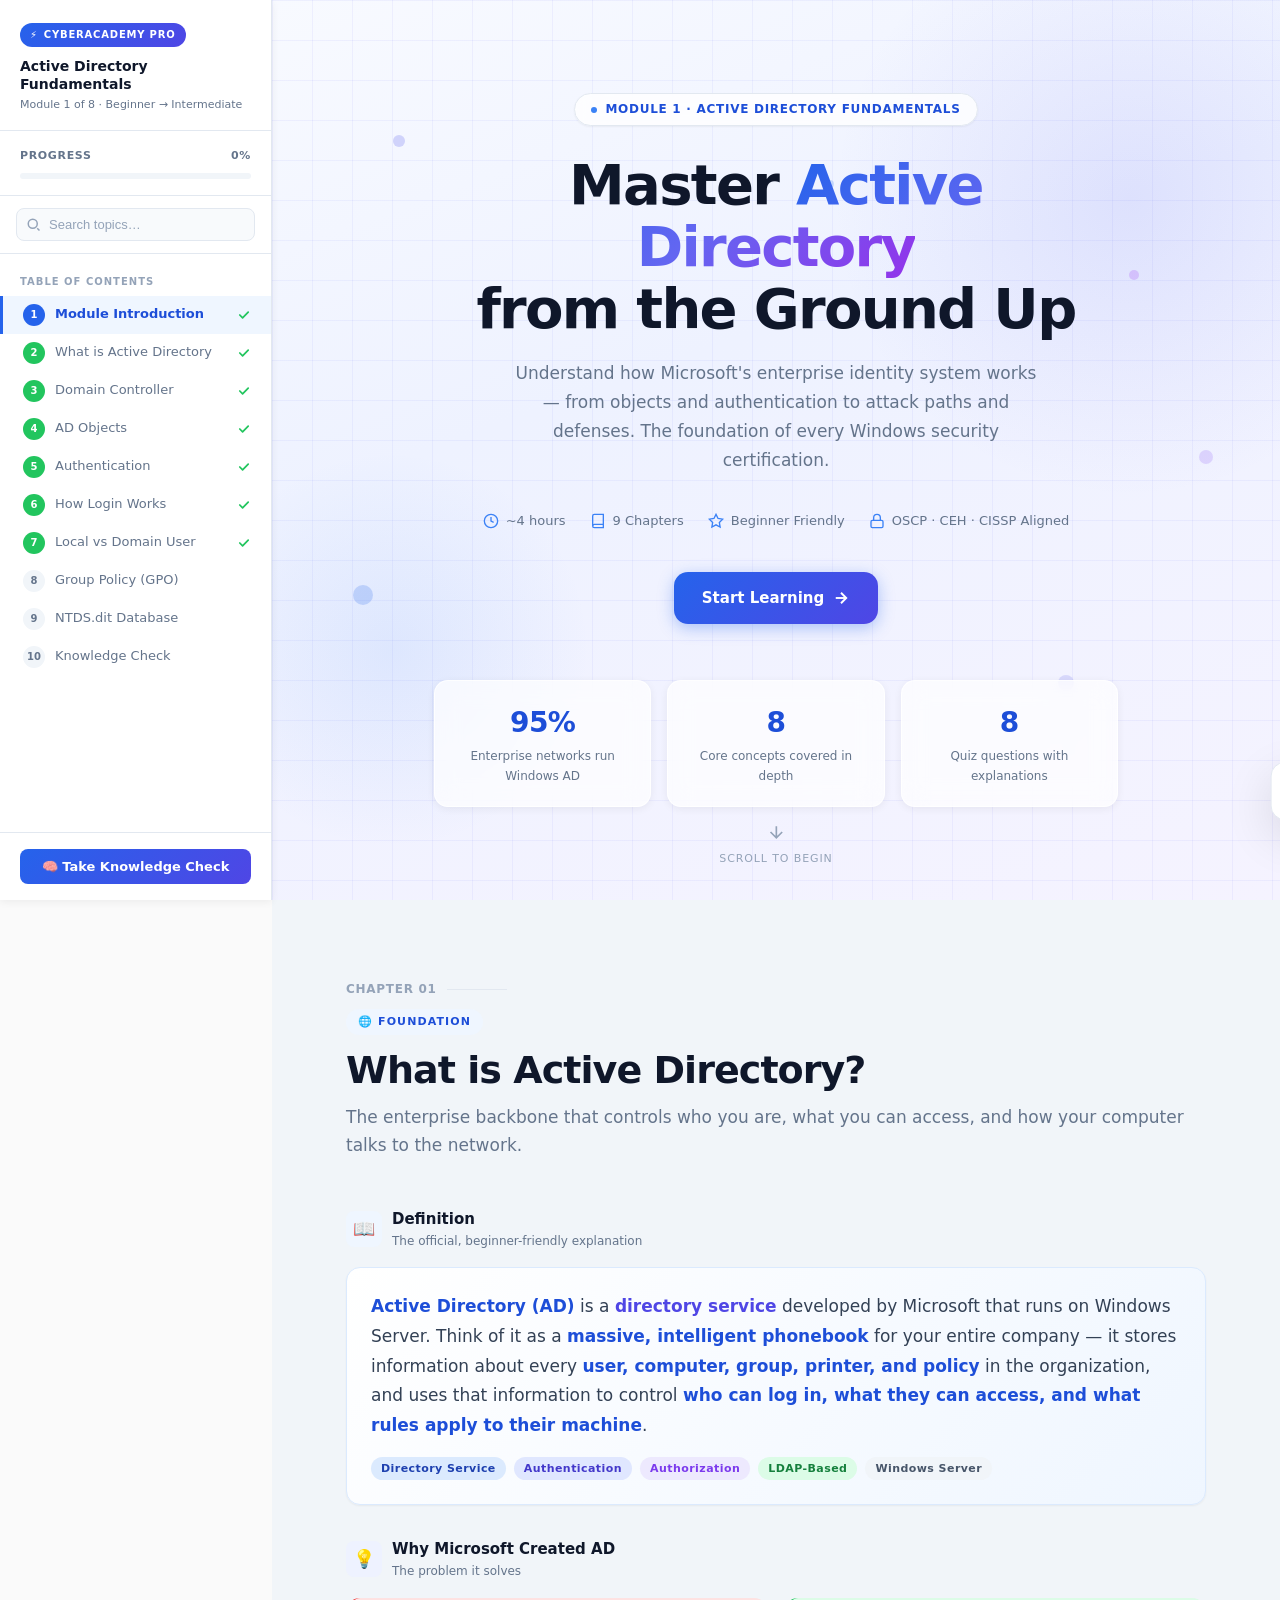
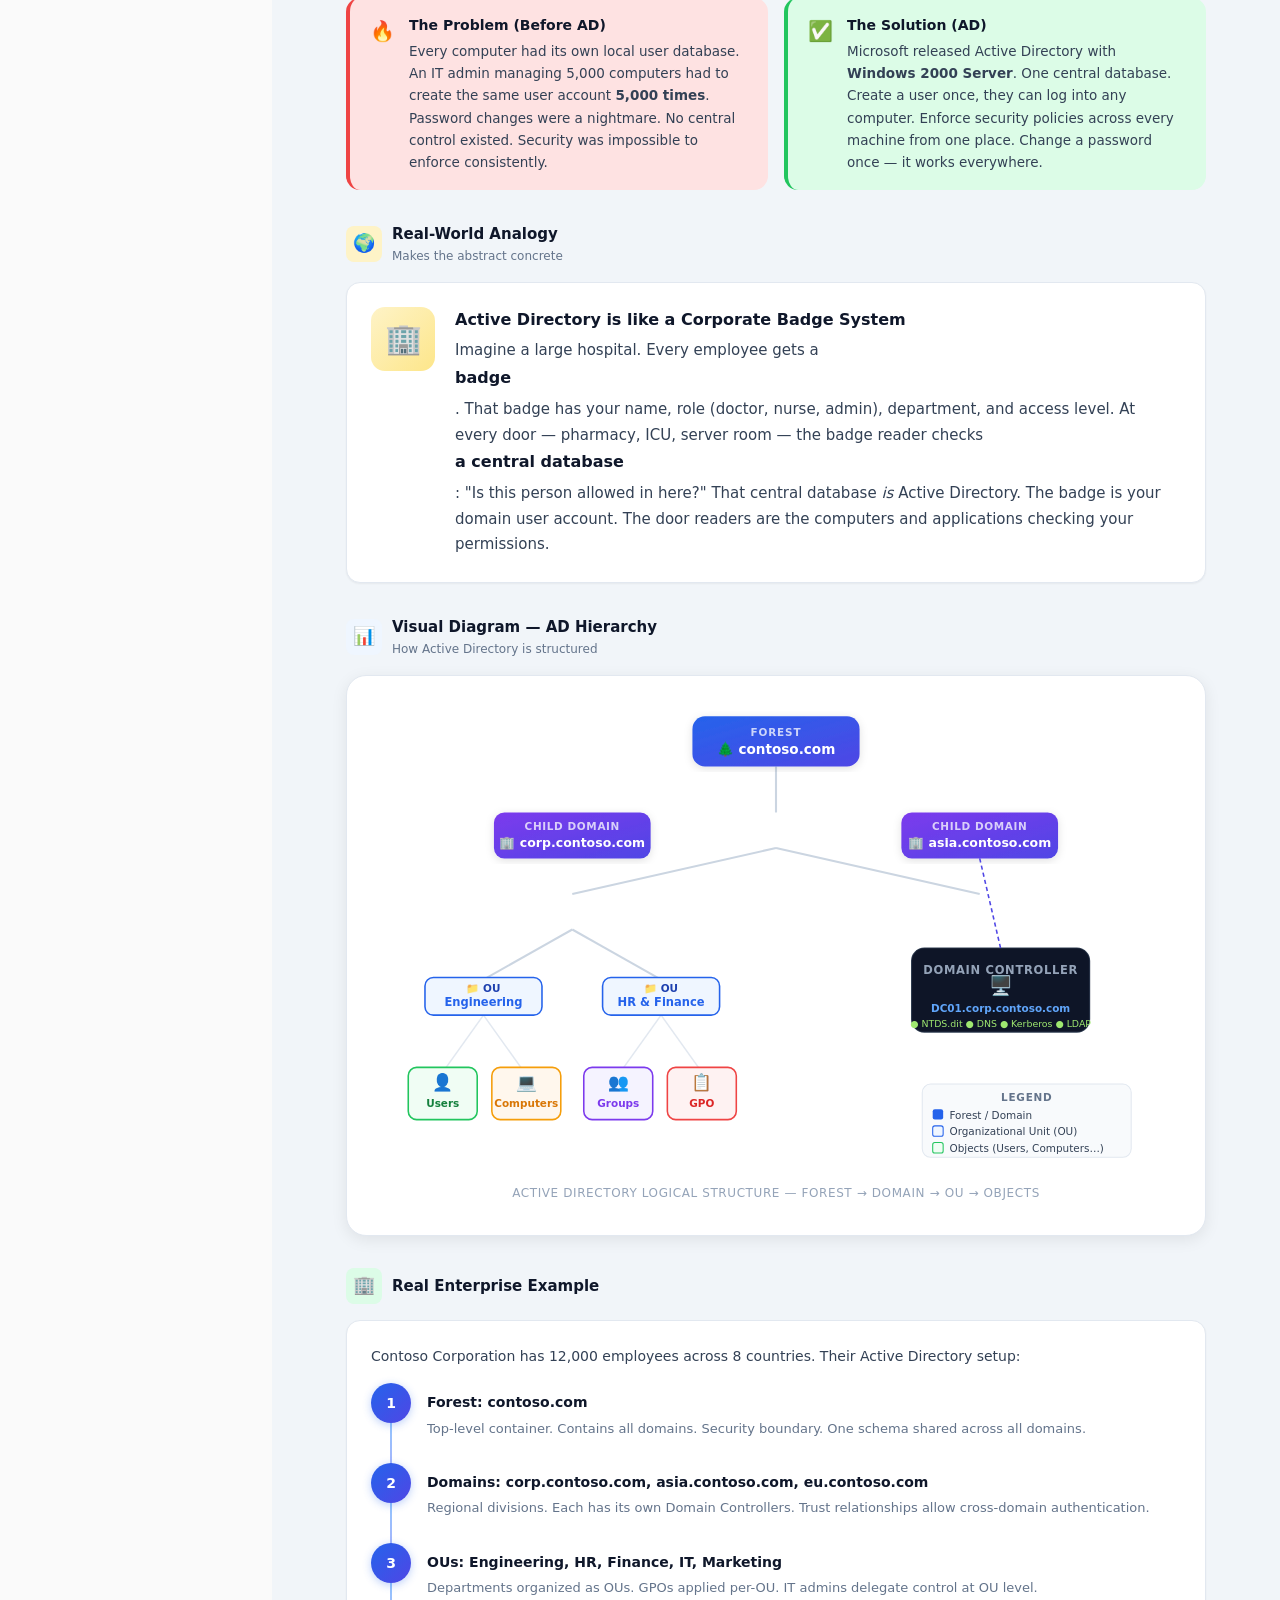
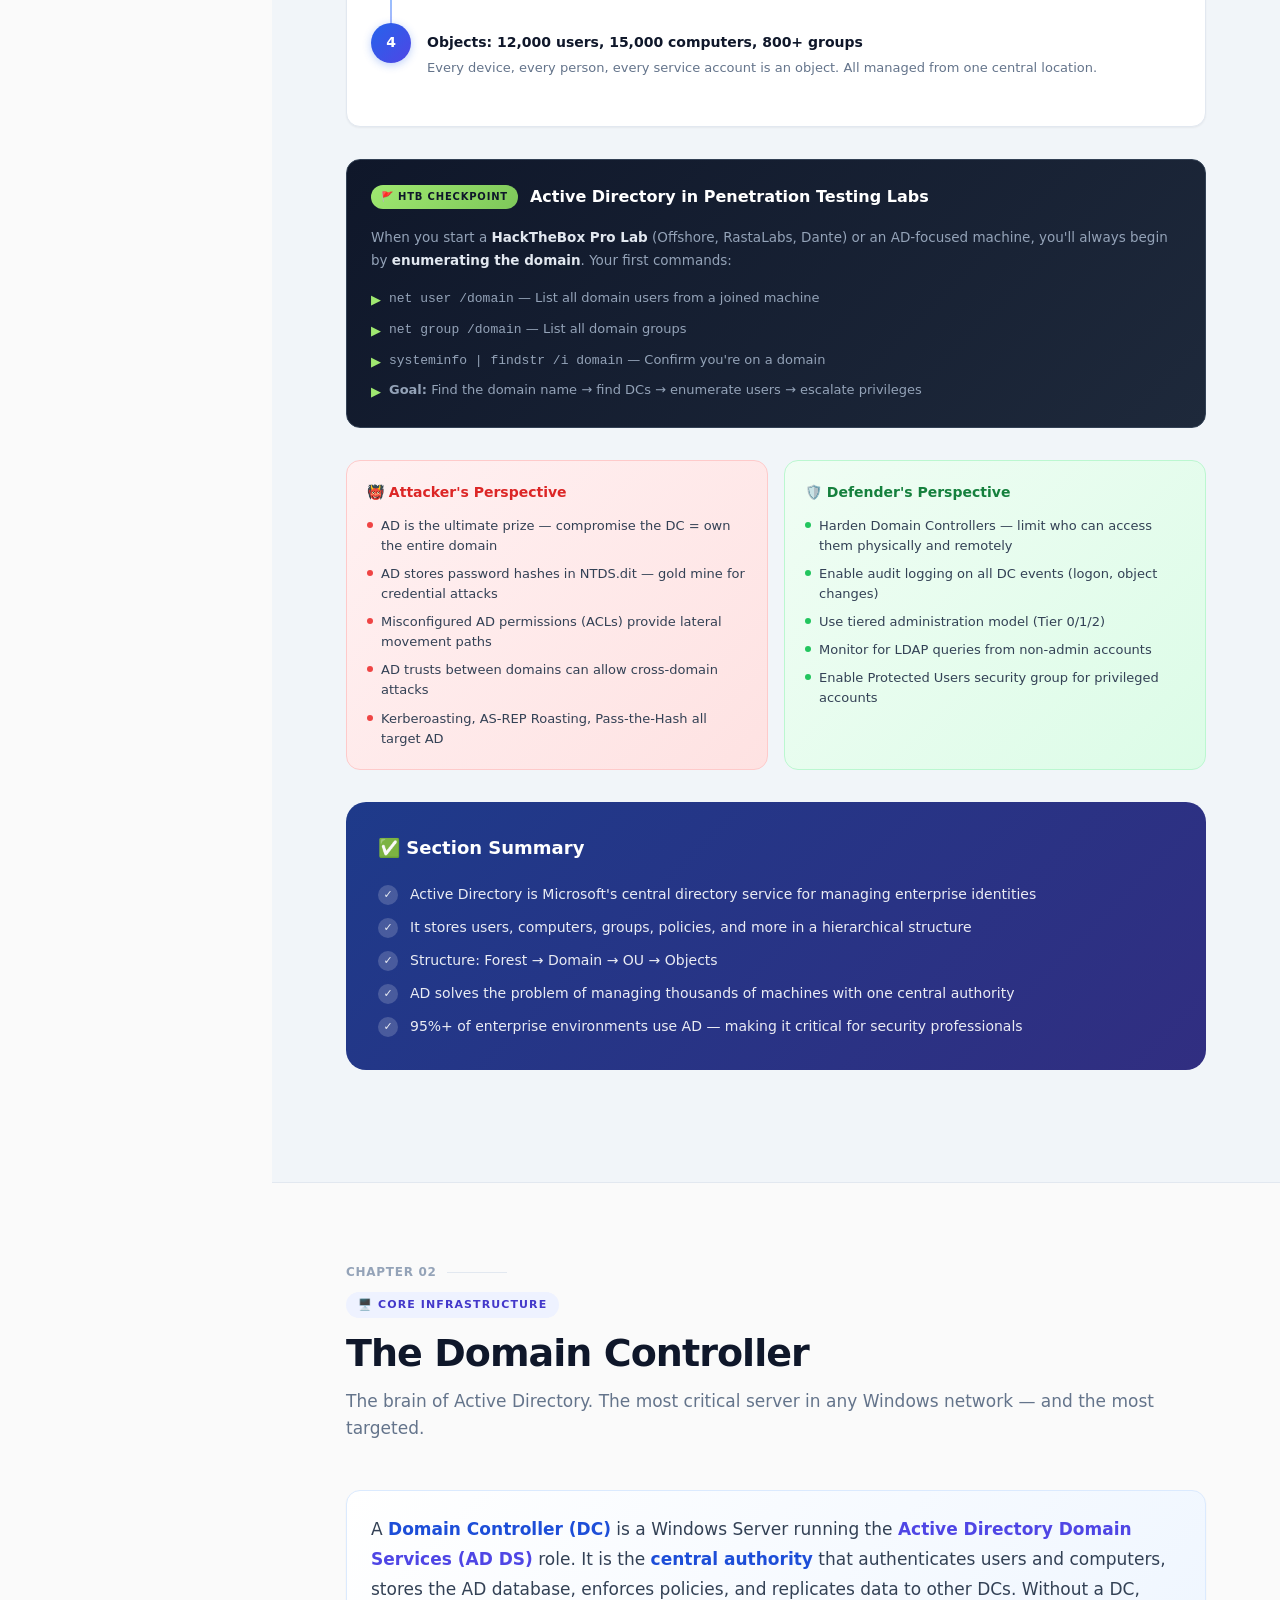
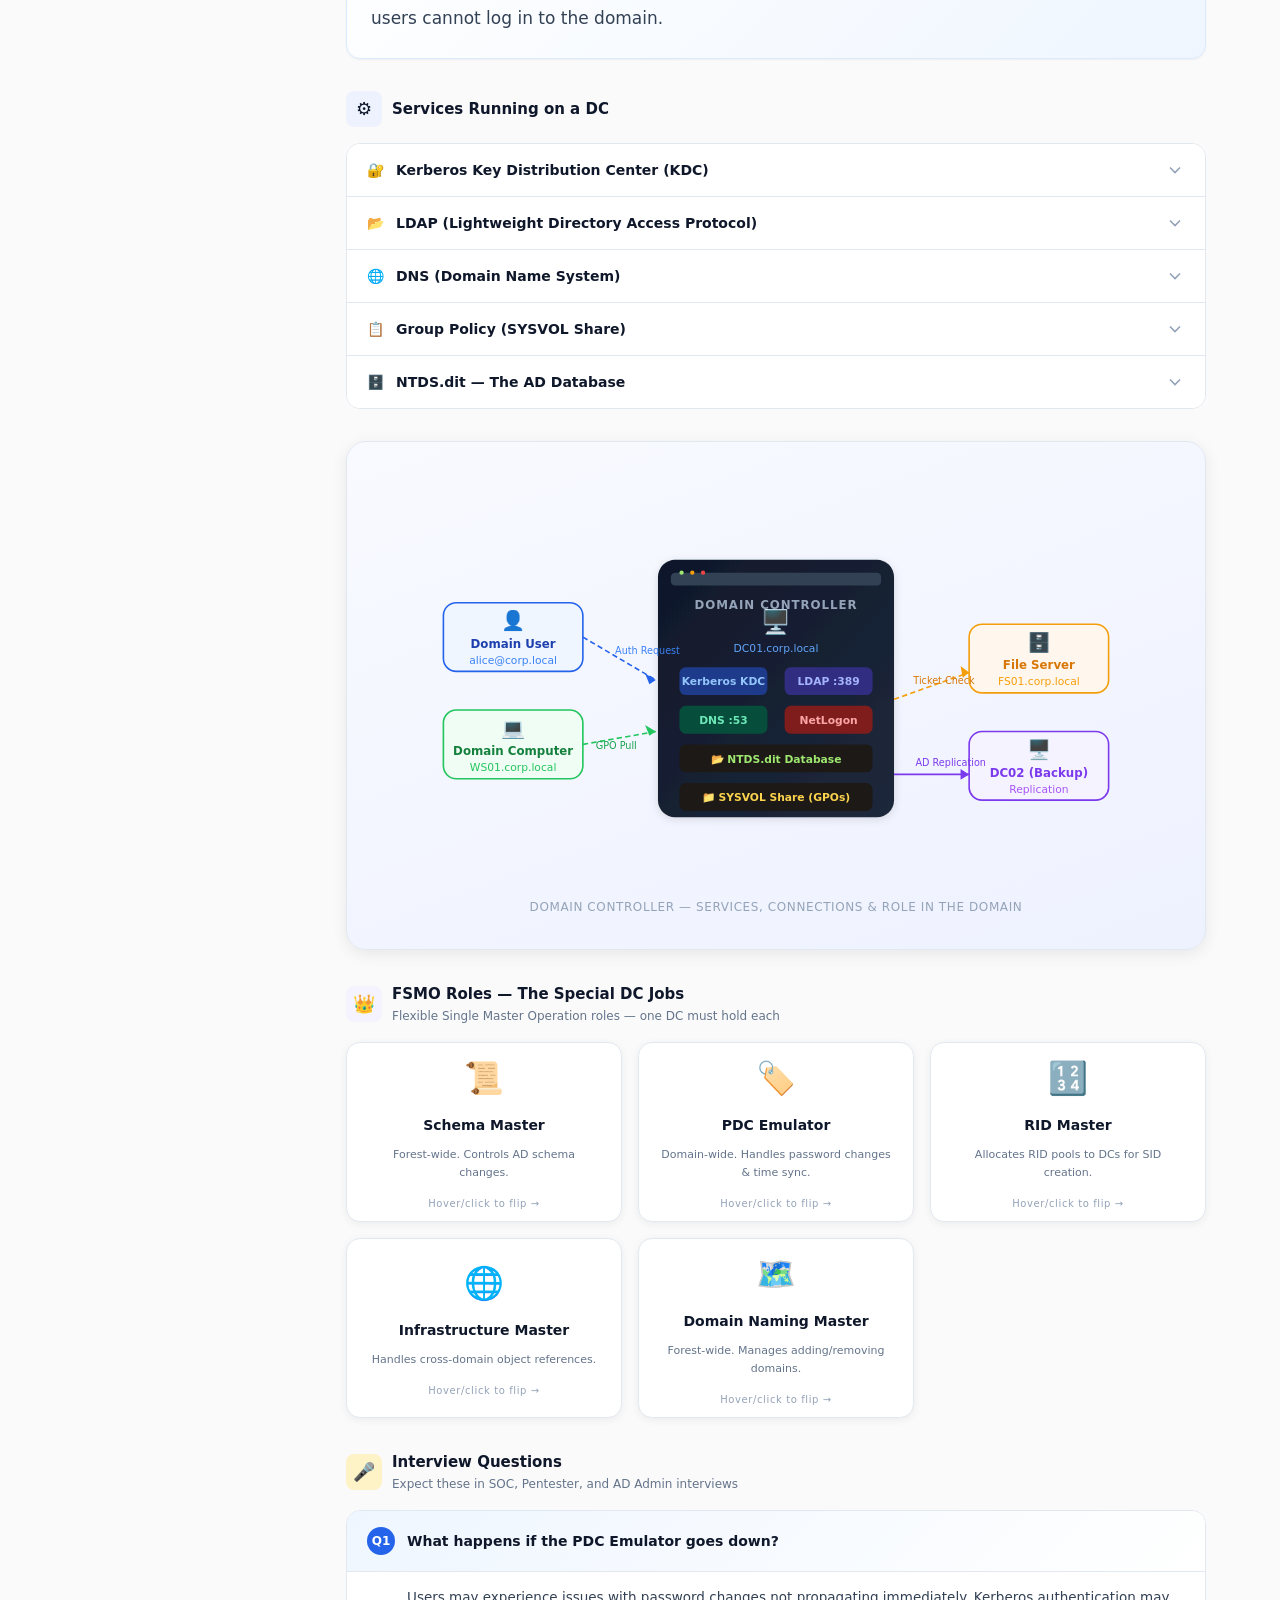
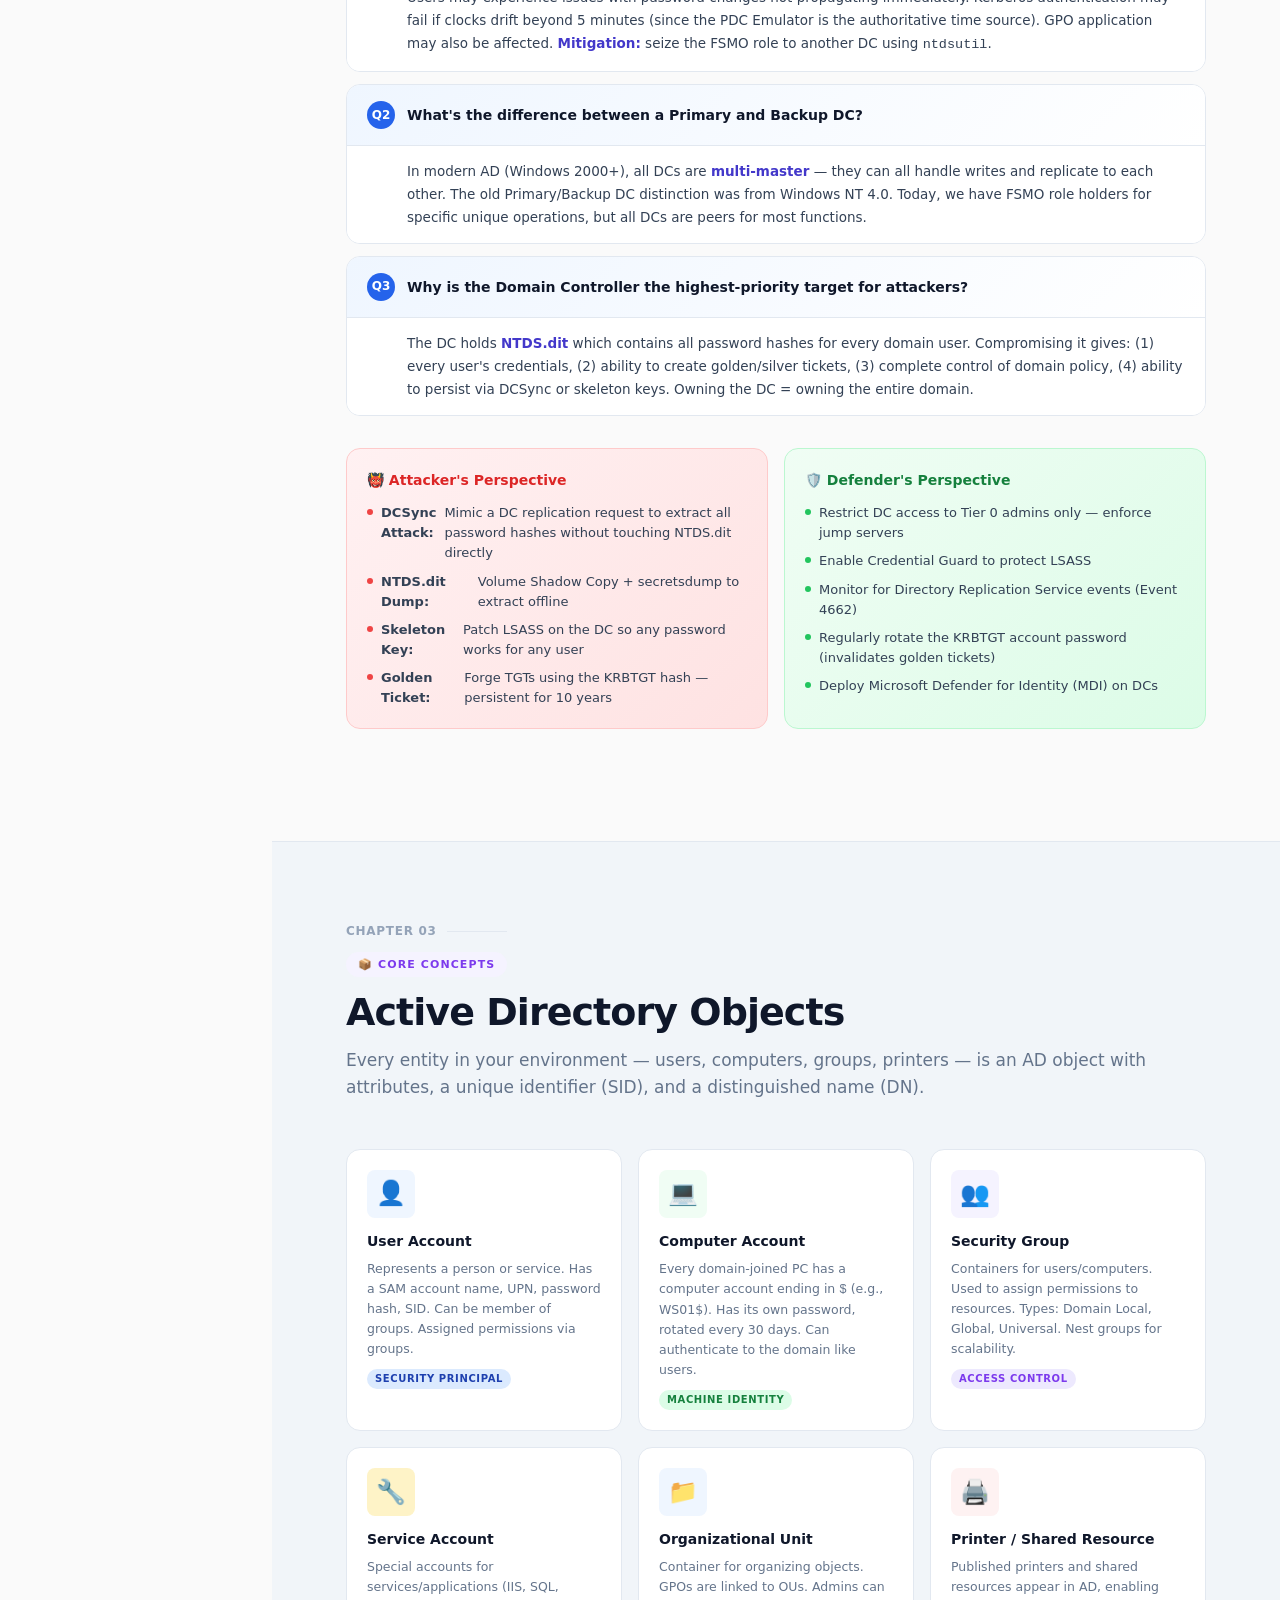
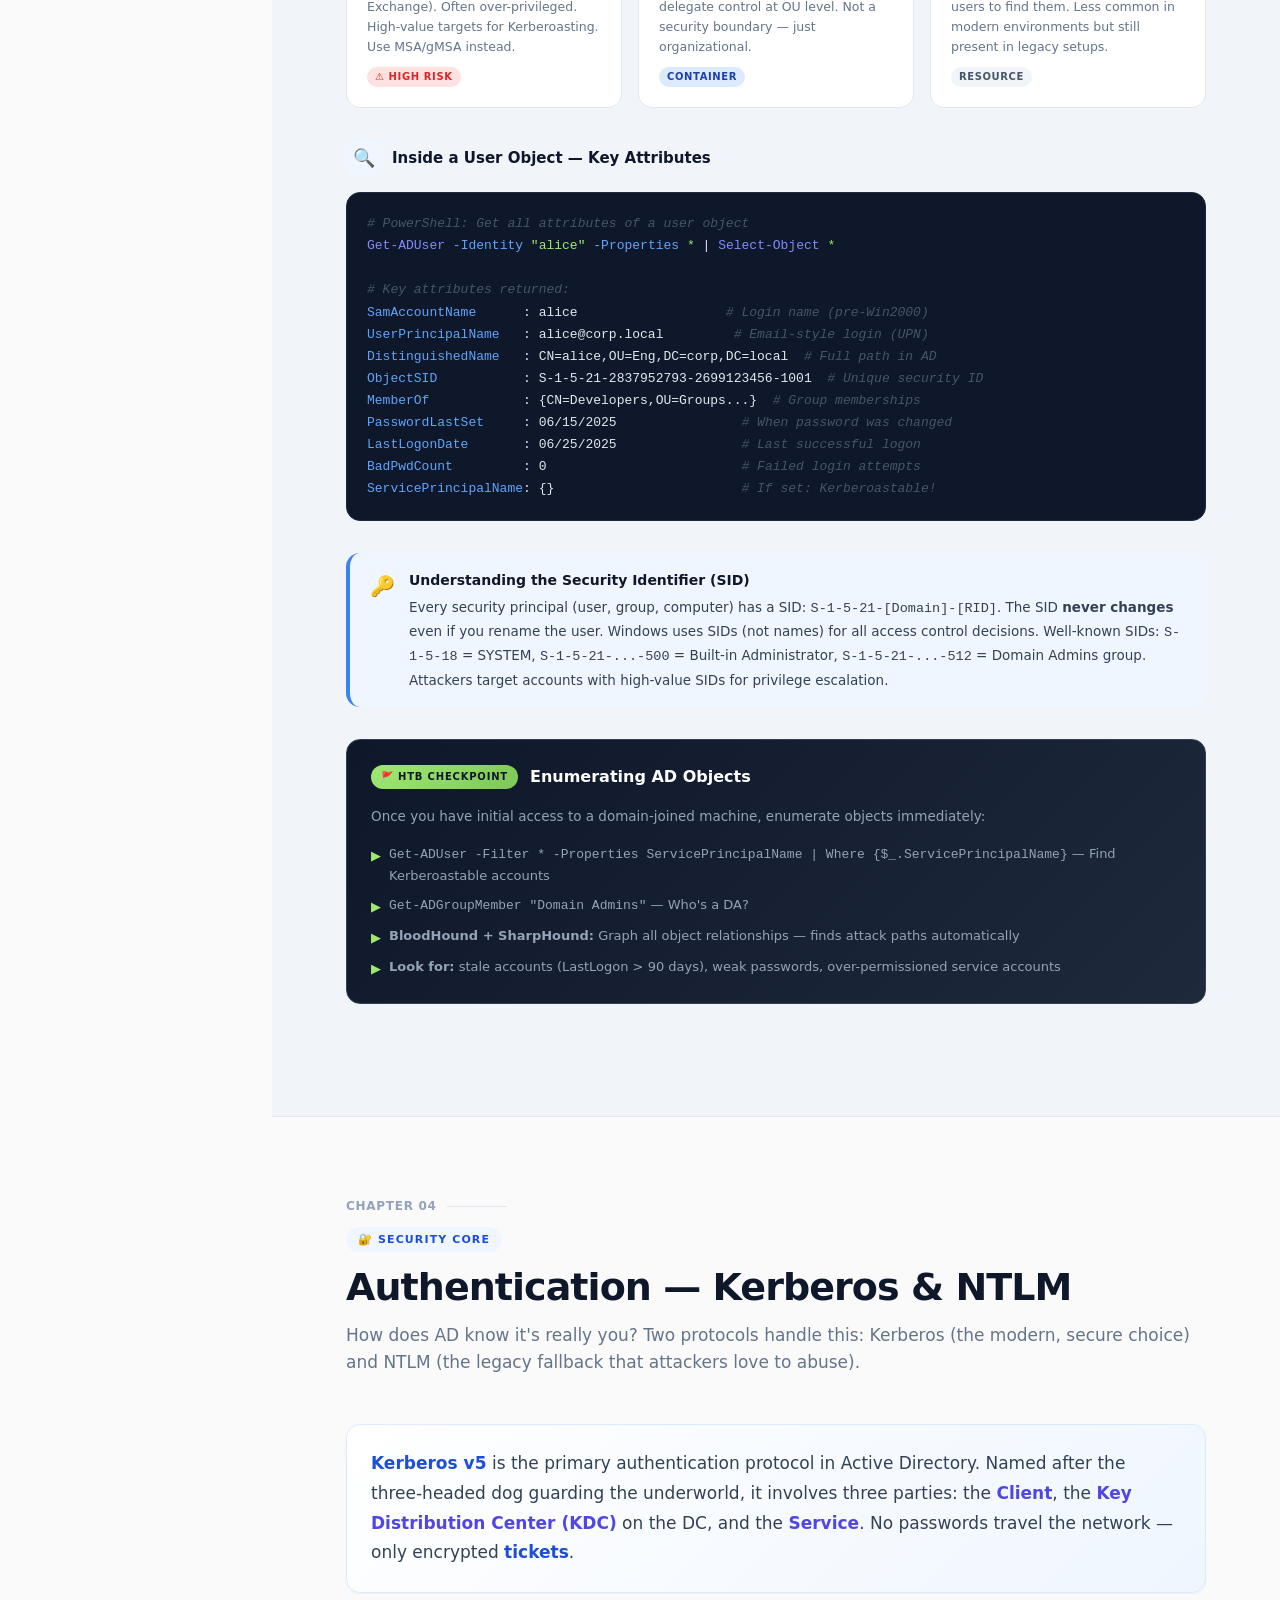
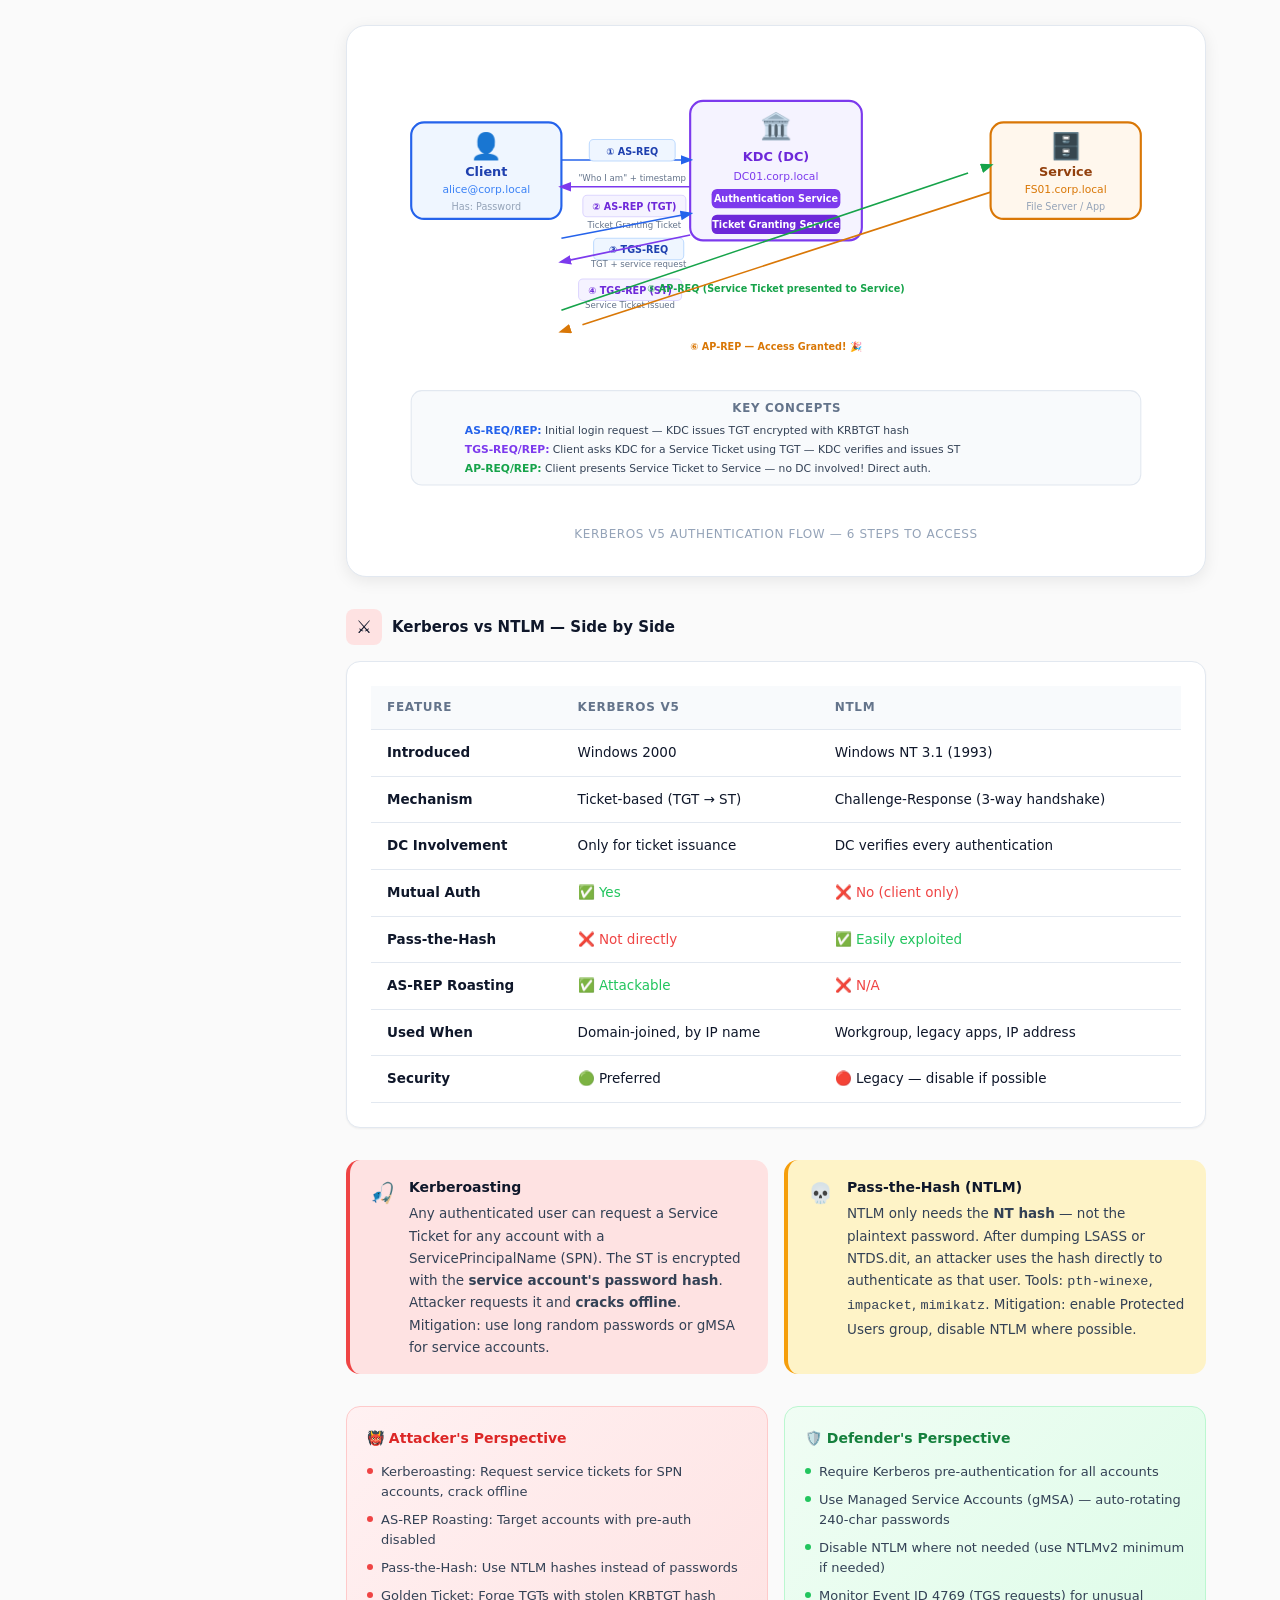
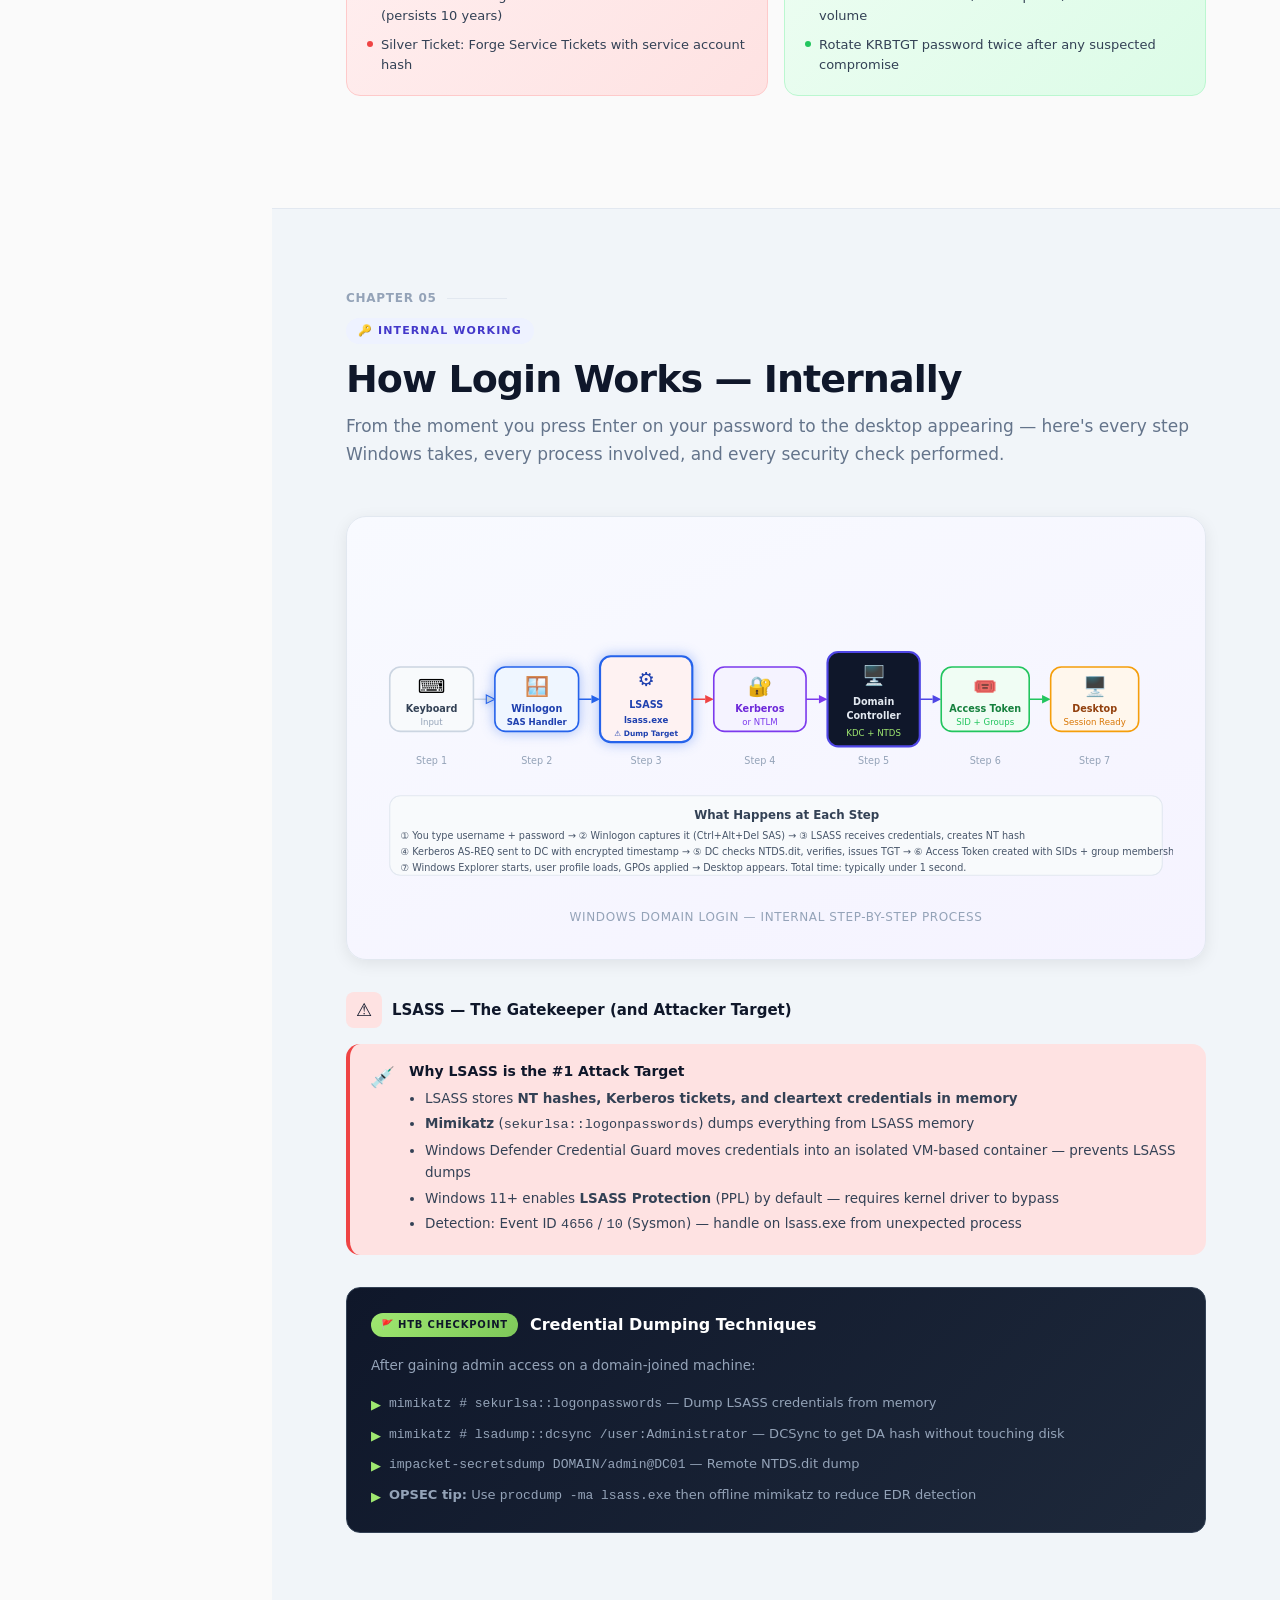
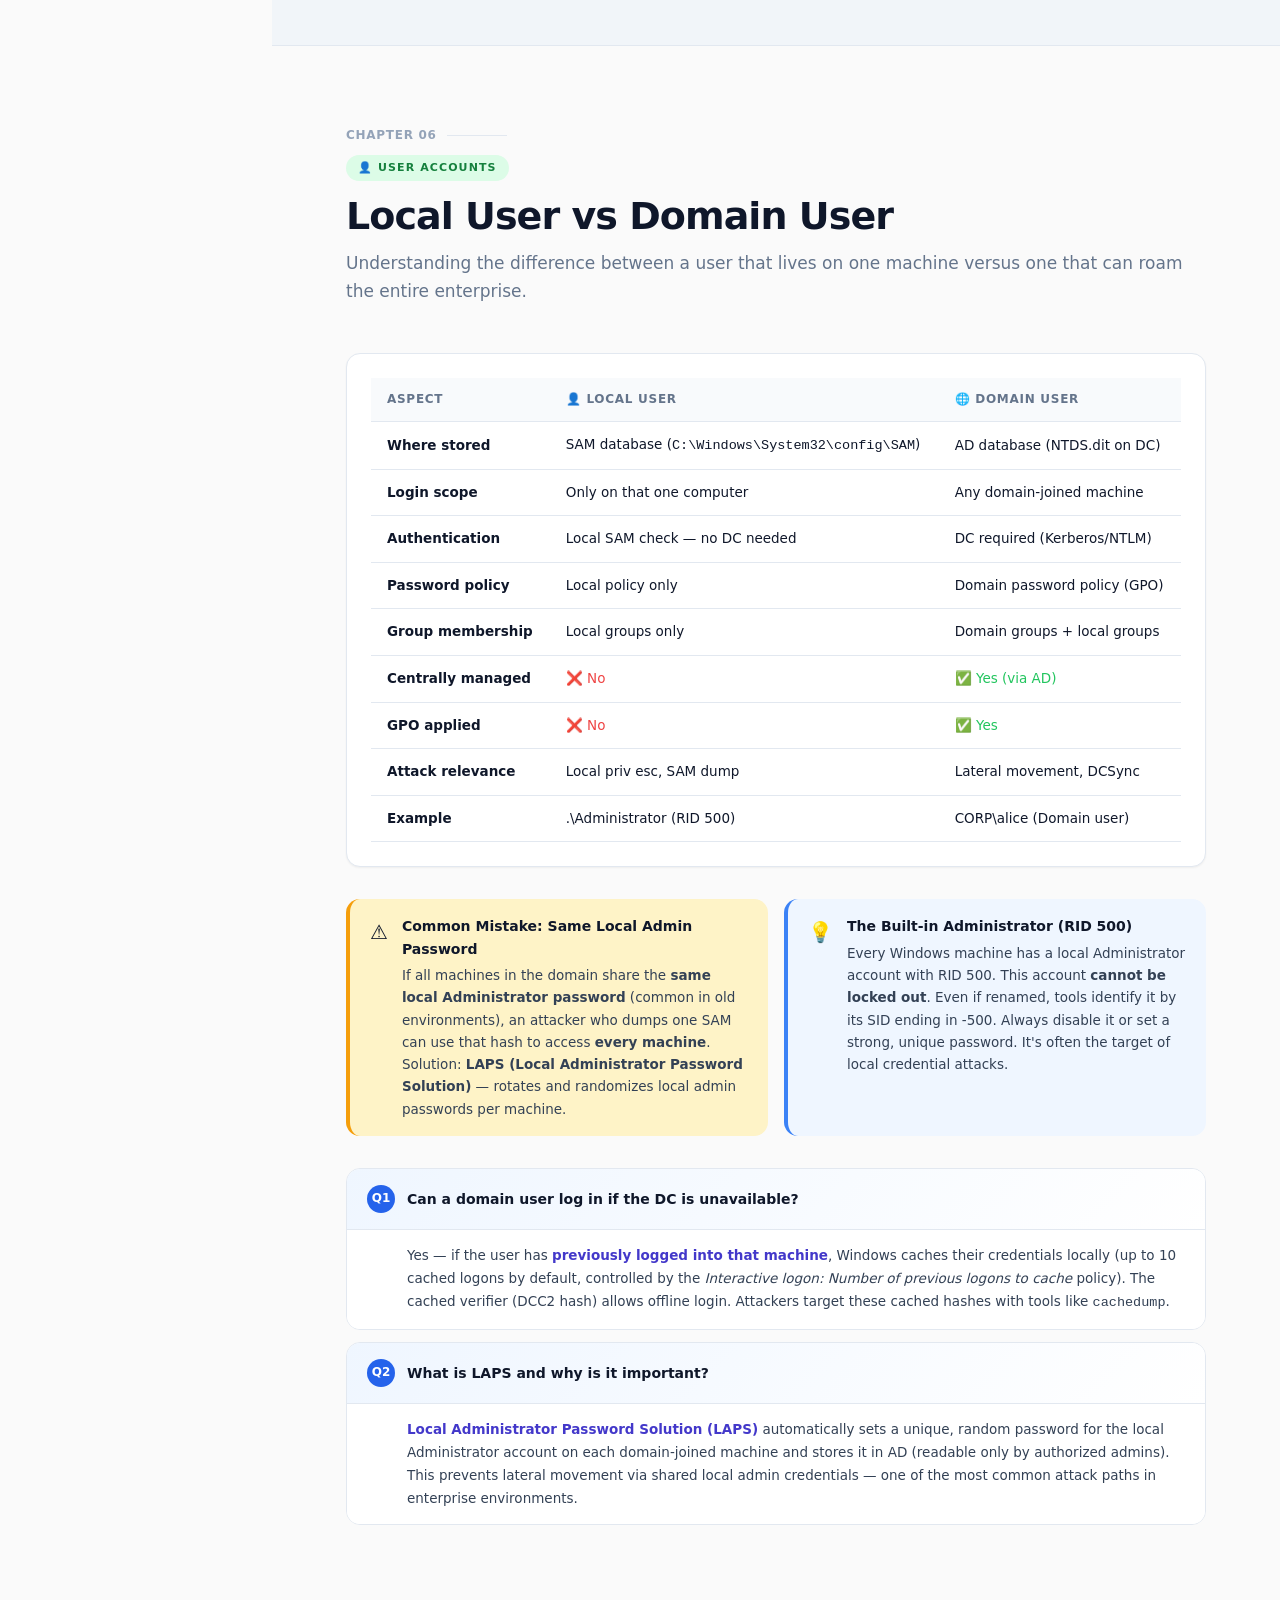
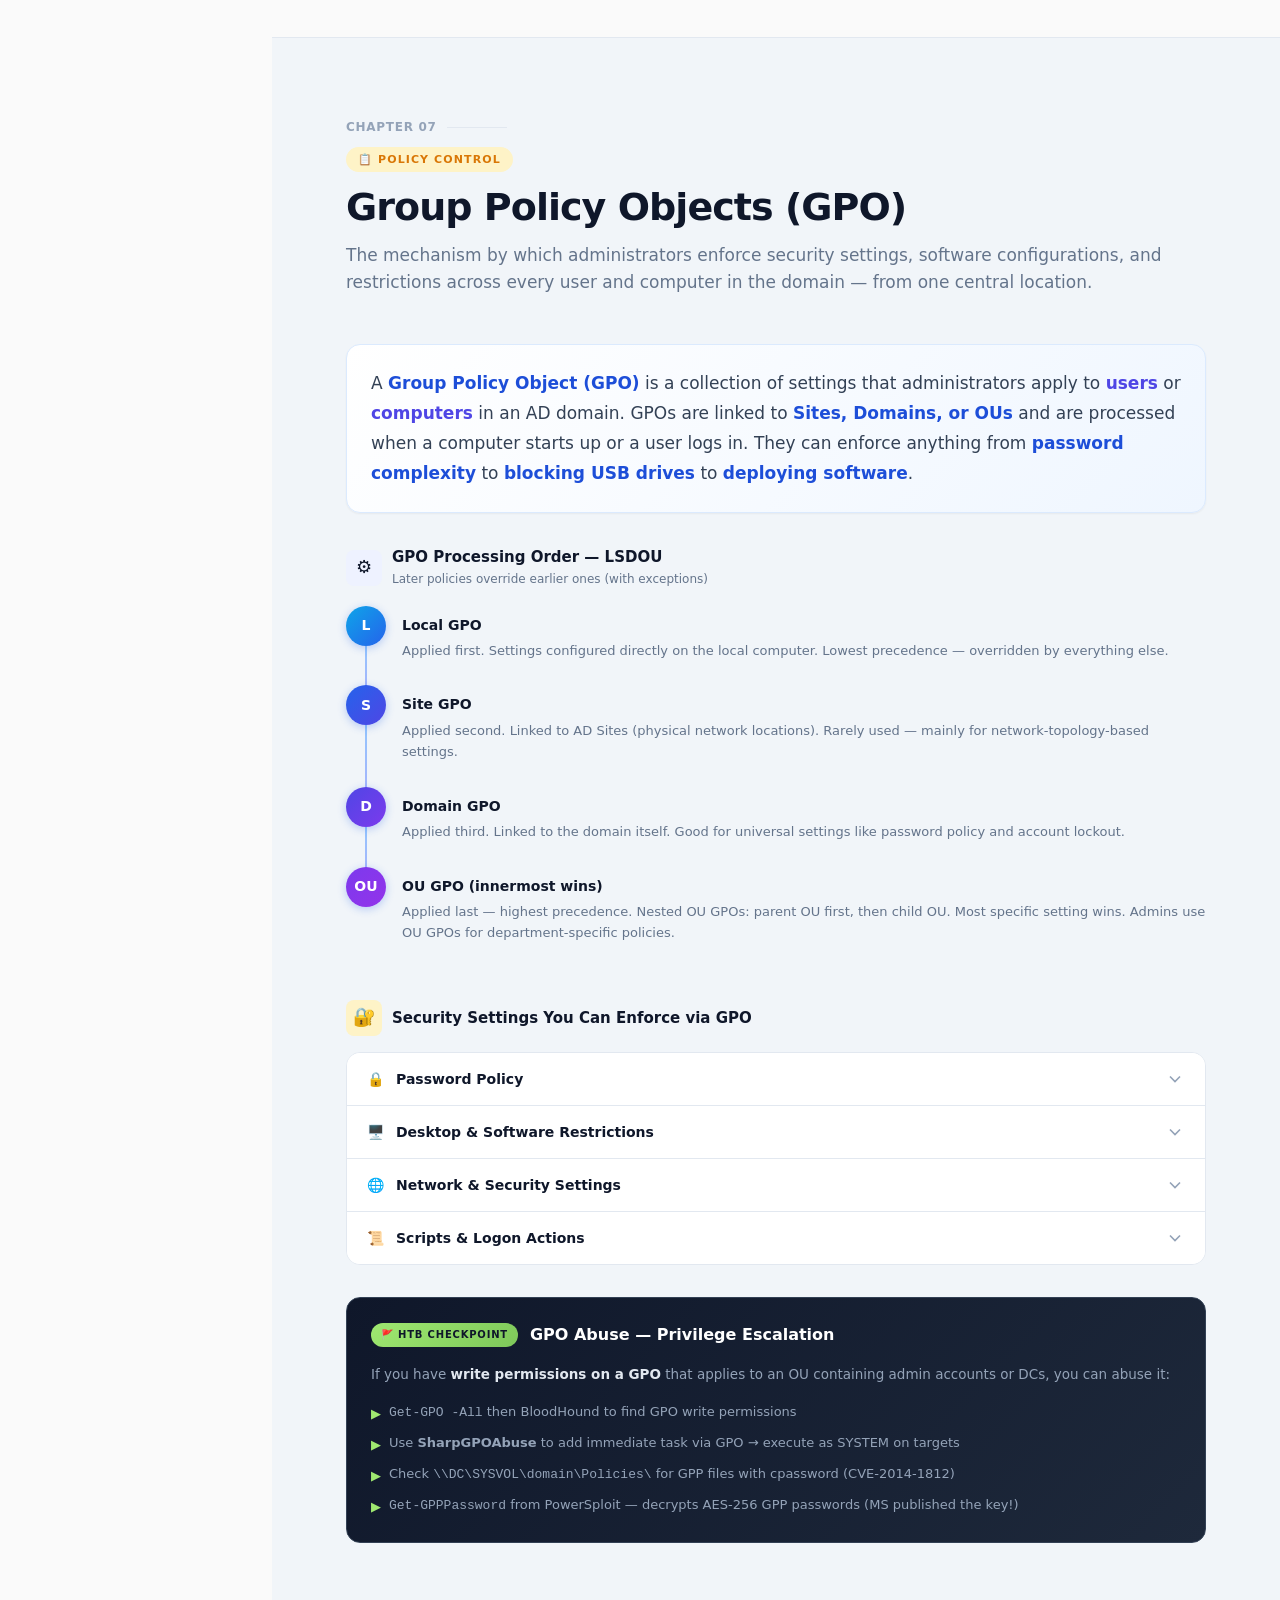
<file: module-1/index.html>
<!DOCTYPE html>
<html lang="en">
<head>
<meta charset="UTF-8"/>
<meta name="viewport" content="width=device-width, initial-scale=1.0"/>
<title>Module 1 — Active Directory Fundamentals | CyberAcademy</title>
<link rel="stylesheet" href="style.css"/>
</head>
<body>

<div class="layout">

<!-- ═══════════════════════════════════════
     SIDEBAR
════════════════════════════════════════ -->
<aside class="sidebar">
  <div class="sidebar-brand">
    <div class="brand-badge">
      <span>⚡</span>CyberAcademy Pro
    </div>
    <div class="brand-title">Active Directory Fundamentals</div>
    <div class="brand-subtitle">Module 1 of 8 · Beginner → Intermediate</div>
  </div>

  <div class="sidebar-progress">
    <div class="progress-label">
      <span>Progress</span>
      <span id="progress-pct">0%</span>
    </div>
    <div class="progress-bar-outer">
      <div class="progress-bar-inner" id="progress-bar"></div>
    </div>
  </div>

  <div class="sidebar-search">
    <div class="search-wrap">
      <svg class="search-icon" viewBox="0 0 20 20" fill="none" stroke="currentColor" stroke-width="2">
        <circle cx="9" cy="9" r="6"/><path d="M15 15l3 3"/>
      </svg>
      <input class="search-input" id="sidebar-search" type="text" placeholder="Search topics…"/>
    </div>
  </div>

  <nav class="sidebar-nav">
    <div class="nav-section-label">Table of Contents</div>
    <div id="sidebar-nav"></div>
  </nav>

  <div class="sidebar-footer">
    <button class="footer-btn" onclick="document.getElementById('quiz').scrollIntoView({behavior:'smooth'})">
      🧠 Take Knowledge Check
    </button>
  </div>
</aside>

<!-- ═══════════════════════════════════════
     MAIN CONTENT
════════════════════════════════════════ -->
<main class="main-content">

<!-- ───────────────────────────────────
     HERO
──────────────────────────────────── -->
<section id="hero" class="hero">
  <div class="hero-grid"></div>
  <div class="hero-glow-1"></div>
  <div class="hero-glow-2"></div>
  <div class="hero-inner">
    <div class="hero-eyebrow">
      <span class="hero-dot"></span>
      Module 1 · Active Directory Fundamentals
    </div>
    <h1 class="hero-title">
      Master <span class="highlight">Active Directory</span><br>from the Ground Up
    </h1>
    <p class="hero-desc">
      Understand how Microsoft's enterprise identity system works — from objects and authentication to attack paths and defenses. The foundation of every Windows security certification.
    </p>
    <div class="hero-meta">
      <span class="hero-meta-item">
        <svg viewBox="0 0 24 24" fill="none" stroke="currentColor" stroke-width="2"><circle cx="12" cy="12" r="10"/><polyline points="12 6 12 12 16 14"/></svg>
        ~4 hours
      </span>
      <span class="hero-meta-item">
        <svg viewBox="0 0 24 24" fill="none" stroke="currentColor" stroke-width="2"><path d="M4 19.5A2.5 2.5 0 0 1 6.5 17H20"/><path d="M6.5 2H20v20H6.5A2.5 2.5 0 0 1 4 19.5v-15A2.5 2.5 0 0 1 6.5 2z"/></svg>
        9 Chapters
      </span>
      <span class="hero-meta-item">
        <svg viewBox="0 0 24 24" fill="none" stroke="currentColor" stroke-width="2"><polygon points="12 2 15.09 8.26 22 9.27 17 14.14 18.18 21.02 12 17.77 5.82 21.02 7 14.14 2 9.27 8.91 8.26 12 2"/></svg>
        Beginner Friendly
      </span>
      <span class="hero-meta-item">
        <svg viewBox="0 0 24 24" fill="none" stroke="currentColor" stroke-width="2"><rect x="3" y="11" width="18" height="11" rx="2"/><path d="M7 11V7a5 5 0 0 1 10 0v4"/></svg>
        OSCP · CEH · CISSP Aligned
      </span>
    </div>
    <a href="#what-is-ad" class="hero-cta" onclick="event.preventDefault();document.getElementById('what-is-ad').scrollIntoView({behavior:'smooth'})">
      Start Learning
      <svg width="18" height="18" viewBox="0 0 24 24" fill="none" stroke="currentColor" stroke-width="2.5"><line x1="5" y1="12" x2="19" y2="12"/><polyline points="12 5 19 12 12 19"/></svg>
    </a>
    <div class="hero-stats">
      <div class="hero-stat">
        <div class="hero-stat-num" data-count="95" data-suffix="%">0%</div>
        <div class="hero-stat-label">Enterprise networks run Windows AD</div>
      </div>
      <div class="hero-stat">
        <div class="hero-stat-num" data-count="8">0</div>
        <div class="hero-stat-label">Core concepts covered in depth</div>
      </div>
      <div class="hero-stat">
        <div class="hero-stat-num" data-count="8">0</div>
        <div class="hero-stat-label">Quiz questions with explanations</div>
      </div>
    </div>
  </div>
  <div class="scroll-hint">
    <svg viewBox="0 0 24 24" fill="none" stroke="currentColor" stroke-width="2"><path d="M12 5v14M19 12l-7 7-7-7"/></svg>
    Scroll to begin
  </div>
</section>


<!-- ═══════════════════════════════════════
     SECTION 1 — WHAT IS ACTIVE DIRECTORY
════════════════════════════════════════ -->
<section id="what-is-ad" class="lesson-section">
<div class="section-inner">

  <div class="section-header">
    <div class="section-num">Chapter 01</div>
    <div class="section-tag tag-blue">🌐 Foundation</div>
    <h2 class="section-title">What is Active Directory?</h2>
    <p class="section-subtitle">The enterprise backbone that controls who you are, what you can access, and how your computer talks to the network.</p>
  </div>

  <!-- Definition -->
  <div class="content-block">
    <div class="block-header">
      <div class="block-icon icon-blue">📖</div>
      <div><div class="block-title">Definition</div><div class="block-subtitle">The official, beginner-friendly explanation</div></div>
    </div>
    <div class="card card-blue">
      <p class="definition-text">
        <strong>Active Directory (AD)</strong> is a <em>directory service</em> developed by Microsoft that runs on Windows Server. Think of it as a <strong>massive, intelligent phonebook</strong> for your entire company — it stores information about every <strong>user, computer, group, printer, and policy</strong> in the organization, and uses that information to control <strong>who can log in, what they can access, and what rules apply to their machine</strong>.
      </p>
      <div style="margin-top:16px;display:flex;flex-wrap:wrap;gap:8px;">
        <span class="tag-pill pill-blue">Directory Service</span>
        <span class="tag-pill pill-indigo">Authentication</span>
        <span class="tag-pill pill-purple">Authorization</span>
        <span class="tag-pill pill-green">LDAP-Based</span>
        <span class="tag-pill pill-gray">Windows Server</span>
      </div>
    </div>
  </div>

  <!-- Why it exists -->
  <div class="content-block">
    <div class="block-header">
      <div class="block-icon icon-indigo">💡</div>
      <div><div class="block-title">Why Microsoft Created AD</div><div class="block-subtitle">The problem it solves</div></div>
    </div>
    <div class="grid-2">
      <div class="callout callout-red">
        <span class="callout-icon">🔥</span>
        <div class="callout-body">
          <h4>The Problem (Before AD)</h4>
          <p>Every computer had its own local user database. An IT admin managing 5,000 computers had to create the same user account <strong>5,000 times</strong>. Password changes were a nightmare. No central control existed. Security was impossible to enforce consistently.</p>
        </div>
      </div>
      <div class="callout callout-green">
        <span class="callout-icon">✅</span>
        <div class="callout-body">
          <h4>The Solution (AD)</h4>
          <p>Microsoft released Active Directory with <strong>Windows 2000 Server</strong>. One central database. Create a user once, they can log into any computer. Enforce security policies across every machine from one place. Change a password once — it works everywhere.</p>
        </div>
      </div>
    </div>
  </div>

  <!-- Analogy -->
  <div class="content-block">
    <div class="block-header">
      <div class="block-icon icon-amber">🌍</div>
      <div><div class="block-title">Real-World Analogy</div><div class="block-subtitle">Makes the abstract concrete</div></div>
    </div>
    <div class="card">
      <div class="analogy-card">
        <div class="analogy-icon-wrap">🏢</div>
        <div class="analogy-content">
          <strong>Active Directory is like a Corporate Badge System</strong>
          <p>Imagine a large hospital. Every employee gets a <strong>badge</strong>. That badge has your name, role (doctor, nurse, admin), department, and access level. At every door — pharmacy, ICU, server room — the badge reader checks <strong>a central database</strong>: "Is this person allowed in here?" That central database <em>is</em> Active Directory. The badge is your domain user account. The door readers are the computers and applications checking your permissions.</p>
        </div>
      </div>
    </div>
  </div>

  <!-- AD Hierarchy SVG Diagram -->
  <div class="content-block">
    <div class="block-header">
      <div class="block-icon icon-blue">📊</div>
      <div><div class="block-title">Visual Diagram — AD Hierarchy</div><div class="block-subtitle">How Active Directory is structured</div></div>
    </div>
    <div class="diagram-wrap">
      <svg id="ad-tree-svg" viewBox="0 0 760 440" xmlns="http://www.w3.org/2000/svg" style="width:100%;height:auto;">
        <defs>
          <linearGradient id="blue-grad" x1="0%" y1="0%" x2="100%" y2="100%">
            <stop offset="0%" style="stop-color:#2563EB"/>
            <stop offset="100%" style="stop-color:#4F46E5"/>
          </linearGradient>
          <linearGradient id="purple-grad" x1="0%" y1="0%" x2="100%" y2="100%">
            <stop offset="0%" style="stop-color:#7C3AED"/>
            <stop offset="100%" style="stop-color:#4F46E5"/>
          </linearGradient>
          <linearGradient id="green-grad" x1="0%" y1="0%" x2="100%" y2="100%">
            <stop offset="0%" style="stop-color:#059669"/>
            <stop offset="100%" style="stop-color:#0EA5E9"/>
          </linearGradient>
          <filter id="soft-shadow">
            <feDropShadow dx="0" dy="2" stdDeviation="4" flood-color="rgba(0,0,0,0.12)"/>
          </filter>
        </defs>

        <!-- LEVEL 0 — Forest -->
        <line class="tree-edge" x1="380" y1="56" x2="380" y2="100" stroke="#CBD5E1" stroke-width="2"/>

        <!-- LEVEL 1 — Domain -->
        <line class="tree-edge" x1="380" y1="134" x2="185" y2="178" stroke="#CBD5E1" stroke-width="2"/>
        <line class="tree-edge" x1="380" y1="134" x2="575" y2="178" stroke="#CBD5E1" stroke-width="2"/>

        <!-- LEVEL 2 — OUs from Domain 1 -->
        <line class="tree-edge" x1="185" y1="212" x2="100" y2="260" stroke="#CBD5E1" stroke-width="2"/>
        <line class="tree-edge" x1="185" y1="212" x2="270" y2="260" stroke="#CBD5E1" stroke-width="2"/>

        <!-- LEVEL 3 — Objects -->
        <line class="tree-edge" x1="100" y1="294" x2="60"  y2="350" stroke="#E2E8F0" stroke-width="1.5"/>
        <line class="tree-edge" x1="100" y1="294" x2="140" y2="350" stroke="#E2E8F0" stroke-width="1.5"/>
        <line class="tree-edge" x1="270" y1="294" x2="230" y2="350" stroke="#E2E8F0" stroke-width="1.5"/>
        <line class="tree-edge" x1="270" y1="294" x2="310" y2="350" stroke="#E2E8F0" stroke-width="1.5"/>

        <!-- Forest Node -->
        <g class="tree-node-g float">
          <rect x="300" y="8" width="160" height="48" rx="12" fill="url(#blue-grad)" filter="url(#soft-shadow)"/>
          <text x="380" y="27" text-anchor="middle" font-family="system-ui,sans-serif" font-size="10" fill="rgba(255,255,255,.75)" font-weight="600" letter-spacing=".08em">FOREST</text>
          <text x="380" y="44" text-anchor="middle" font-family="system-ui,sans-serif" font-size="13" fill="#fff" font-weight="700">🌲 contoso.com</text>
        </g>

        <!-- Domain nodes -->
        <g class="tree-node-g float float-delay-1">
          <rect x="110" y="100" width="150" height="44" rx="10" fill="url(#purple-grad)" filter="url(#soft-shadow)"/>
          <text x="185" y="117" text-anchor="middle" font-family="system-ui,sans-serif" font-size="10" fill="rgba(255,255,255,.75)" font-weight="600" letter-spacing=".06em">CHILD DOMAIN</text>
          <text x="185" y="133" text-anchor="middle" font-family="system-ui,sans-serif" font-size="12" fill="#fff" font-weight="700">🏢 corp.contoso.com</text>
        </g>
        <g class="tree-node-g float float-delay-2">
          <rect x="500" y="100" width="150" height="44" rx="10" fill="url(#purple-grad)" filter="url(#soft-shadow)"/>
          <text x="575" y="117" text-anchor="middle" font-family="system-ui,sans-serif" font-size="10" fill="rgba(255,255,255,.75)" font-weight="600" letter-spacing=".06em">CHILD DOMAIN</text>
          <text x="575" y="133" text-anchor="middle" font-family="system-ui,sans-serif" font-size="12" fill="#fff" font-weight="700">🏢 asia.contoso.com</text>
        </g>

        <!-- OU nodes -->
        <g class="tree-node-g">
          <rect x="44" y="258" width="112" height="36" rx="8" fill="#EFF6FF" stroke="#2563EB" stroke-width="1.5"/>
          <text x="100" y="272" text-anchor="middle" font-family="system-ui,sans-serif" font-size="10" fill="#1E40AF" font-weight="600">📁 OU</text>
          <text x="100" y="285" text-anchor="middle" font-family="system-ui,sans-serif" font-size="11" fill="#2563EB" font-weight="700">Engineering</text>
        </g>
        <g class="tree-node-g">
          <rect x="214" y="258" width="112" height="36" rx="8" fill="#EFF6FF" stroke="#2563EB" stroke-width="1.5"/>
          <text x="270" y="272" text-anchor="middle" font-family="system-ui,sans-serif" font-size="10" fill="#1E40AF" font-weight="600">📁 OU</text>
          <text x="270" y="285" text-anchor="middle" font-family="system-ui,sans-serif" font-size="11" fill="#2563EB" font-weight="700">HR &amp; Finance</text>
        </g>

        <!-- Leaf objects -->
        <g class="tree-node-g">
          <rect x="28" y="344" width="66" height="50" rx="8" fill="#F0FDF4" stroke="#22C55E" stroke-width="1.5"/>
          <text x="61" y="364" text-anchor="middle" font-size="16">👤</text>
          <text x="61" y="382" text-anchor="middle" font-family="system-ui,sans-serif" font-size="10" fill="#15803D" font-weight="600">Users</text>
        </g>
        <g class="tree-node-g">
          <rect x="108" y="344" width="66" height="50" rx="8" fill="#FFF7ED" stroke="#F59E0B" stroke-width="1.5"/>
          <text x="141" y="364" text-anchor="middle" font-size="16">💻</text>
          <text x="141" y="382" text-anchor="middle" font-family="system-ui,sans-serif" font-size="10" fill="#D97706" font-weight="600">Computers</text>
        </g>
        <g class="tree-node-g">
          <rect x="196" y="344" width="66" height="50" rx="8" fill="#F5F3FF" stroke="#7C3AED" stroke-width="1.5"/>
          <text x="229" y="364" text-anchor="middle" font-size="16">👥</text>
          <text x="229" y="382" text-anchor="middle" font-family="system-ui,sans-serif" font-size="10" fill="#7C3AED" font-weight="600">Groups</text>
        </g>
        <g class="tree-node-g">
          <rect x="276" y="344" width="66" height="50" rx="8" fill="#FEF2F2" stroke="#EF4444" stroke-width="1.5"/>
          <text x="309" y="364" text-anchor="middle" font-size="16">📋</text>
          <text x="309" y="382" text-anchor="middle" font-family="system-ui,sans-serif" font-size="10" fill="#DC2626" font-weight="600">GPO</text>
        </g>

        <!-- DC Box on right -->
        <g class="tree-node-g float float-delay-3">
          <rect x="510" y="230" width="170" height="80" rx="12" fill="linear-gradient(135deg,#0F172A,#1E293B)" stroke="#334155" stroke-width="1.5"/>
          <rect x="510" y="230" width="170" height="80" rx="12" fill="#0F172A" opacity=".95"/>
          <text x="595" y="255" text-anchor="middle" font-family="system-ui,sans-serif" font-size="11" fill="#94A3B8" font-weight="600" letter-spacing=".06em">DOMAIN CONTROLLER</text>
          <text x="595" y="272" text-anchor="middle" font-size="18">🖥️</text>
          <text x="595" y="291" text-anchor="middle" font-family="system-ui,sans-serif" font-size="10" fill="#60A5FA" font-weight="600">DC01.corp.contoso.com</text>
          <text x="595" y="305" text-anchor="middle" font-family="system-ui,sans-serif" font-size="9" fill="#9FE870">● NTDS.dit  ● DNS  ● Kerberos  ● LDAP</text>
        </g>
        <line x1="575" y1="144" x2="595" y2="230" stroke="#4F46E5" stroke-width="1.5" stroke-dasharray="4,3"/>

        <!-- Legend -->
        <g transform="translate(520, 360)">
          <rect width="200" height="70" rx="8" fill="#F8FAFC" stroke="#E2E8F0"/>
          <text x="100" y="16" text-anchor="middle" font-family="system-ui,sans-serif" font-size="10" fill="#64748B" font-weight="700" letter-spacing=".07em">LEGEND</text>
          <rect x="10" y="24" width="10" height="10" rx="2" fill="#2563EB"/>
          <text x="26" y="33" font-family="system-ui,sans-serif" font-size="10" fill="#334155">Forest / Domain</text>
          <rect x="10" y="40" width="10" height="10" rx="2" fill="#EFF6FF" stroke="#2563EB"/>
          <text x="26" y="49" font-family="system-ui,sans-serif" font-size="10" fill="#334155">Organizational Unit (OU)</text>
          <rect x="10" y="56" width="10" height="10" rx="2" fill="#F0FDF4" stroke="#22C55E"/>
          <text x="26" y="65" font-family="system-ui,sans-serif" font-size="10" fill="#334155">Objects (Users, Computers…)</text>
        </g>
      </svg>
      <div class="diagram-label">Active Directory Logical Structure — Forest → Domain → OU → Objects</div>
    </div>
  </div>

  <!-- Real AD Example -->
  <div class="content-block">
    <div class="block-header">
      <div class="block-icon icon-green">🏢</div>
      <div><div class="block-title">Real Enterprise Example</div></div>
    </div>
    <div class="card">
      <p style="font-size:14px;color:var(--text-2);margin-bottom:16px;">
        Contoso Corporation has 12,000 employees across 8 countries. Their Active Directory setup:
      </p>
      <div class="step-flow">
        <div class="step-item">
          <div class="step-line"></div>
          <div class="step-num">1</div>
          <div class="step-content">
            <h4>Forest: contoso.com</h4>
            <p>Top-level container. Contains all domains. Security boundary. One schema shared across all domains.</p>
          </div>
        </div>
        <div class="step-item">
          <div class="step-line"></div>
          <div class="step-num">2</div>
          <div class="step-content">
            <h4>Domains: corp.contoso.com, asia.contoso.com, eu.contoso.com</h4>
            <p>Regional divisions. Each has its own Domain Controllers. Trust relationships allow cross-domain authentication.</p>
          </div>
        </div>
        <div class="step-item">
          <div class="step-line"></div>
          <div class="step-num">3</div>
          <div class="step-content">
            <h4>OUs: Engineering, HR, Finance, IT, Marketing</h4>
            <p>Departments organized as OUs. GPOs applied per-OU. IT admins delegate control at OU level.</p>
          </div>
        </div>
        <div class="step-item">
          <div class="step-num">4</div>
          <div class="step-content">
            <h4>Objects: 12,000 users, 15,000 computers, 800+ groups</h4>
            <p>Every device, every person, every service account is an object. All managed from one central location.</p>
          </div>
        </div>
      </div>
    </div>
  </div>

  <!-- HTB Checkpoint -->
  <div class="content-block">
    <div class="htb-card">
      <div class="htb-header">
        <span class="htb-badge">🚩 HTB Checkpoint</span>
        <span class="htb-title">Active Directory in Penetration Testing Labs</span>
      </div>
      <p class="htb-body">
        When you start a <strong>HackTheBox Pro Lab</strong> (Offshore, RastaLabs, Dante) or an AD-focused machine, you'll always begin by <strong>enumerating the domain</strong>. Your first commands:
      </p>
      <div class="htb-tips">
        <div class="htb-tip">
          <span class="htb-tip-icon">▶</span>
          <span><code>net user /domain</code> — List all domain users from a joined machine</span>
        </div>
        <div class="htb-tip">
          <span class="htb-tip-icon">▶</span>
          <span><code>net group /domain</code> — List all domain groups</span>
        </div>
        <div class="htb-tip">
          <span class="htb-tip-icon">▶</span>
          <span><code>systeminfo | findstr /i domain</code> — Confirm you're on a domain</span>
        </div>
        <div class="htb-tip">
          <span class="htb-tip-icon">▶</span>
          <span><strong>Goal:</strong> Find the domain name → find DCs → enumerate users → escalate privileges</span>
        </div>
      </div>
    </div>
  </div>

  <!-- Attacker / Defender -->
  <div class="content-block">
    <div class="perspective-split">
      <div class="perspective-card attacker">
        <div class="perspective-title">👹 Attacker's Perspective</div>
        <ul class="perspective-list">
          <li>AD is the ultimate prize — compromise the DC = own the entire domain</li>
          <li>AD stores password hashes in NTDS.dit — gold mine for credential attacks</li>
          <li>Misconfigured AD permissions (ACLs) provide lateral movement paths</li>
          <li>AD trusts between domains can allow cross-domain attacks</li>
          <li>Kerberoasting, AS-REP Roasting, Pass-the-Hash all target AD</li>
        </ul>
      </div>
      <div class="perspective-card defender">
        <div class="perspective-title">🛡️ Defender's Perspective</div>
        <ul class="perspective-list">
          <li>Harden Domain Controllers — limit who can access them physically and remotely</li>
          <li>Enable audit logging on all DC events (logon, object changes)</li>
          <li>Use tiered administration model (Tier 0/1/2)</li>
          <li>Monitor for LDAP queries from non-admin accounts</li>
          <li>Enable Protected Users security group for privileged accounts</li>
        </ul>
      </div>
    </div>
  </div>

  <!-- Summary -->
  <div class="content-block">
    <div class="summary-card">
      <div class="summary-title">✅ Section Summary</div>
      <div class="summary-list">
        <div class="summary-item"><div class="summary-check">✓</div><span>Active Directory is Microsoft's central directory service for managing enterprise identities</span></div>
        <div class="summary-item"><div class="summary-check">✓</div><span>It stores users, computers, groups, policies, and more in a hierarchical structure</span></div>
        <div class="summary-item"><div class="summary-check">✓</div><span>Structure: Forest → Domain → OU → Objects</span></div>
        <div class="summary-item"><div class="summary-check">✓</div><span>AD solves the problem of managing thousands of machines with one central authority</span></div>
        <div class="summary-item"><div class="summary-check">✓</div><span>95%+ of enterprise environments use AD — making it critical for security professionals</span></div>
      </div>
    </div>
  </div>

</div>
</section>


<!-- ═══════════════════════════════════════
     SECTION 2 — DOMAIN CONTROLLER
════════════════════════════════════════ -->
<section id="domain-ctrl" class="lesson-section">
<div class="section-inner">

  <div class="section-header">
    <div class="section-num">Chapter 02</div>
    <div class="section-tag tag-indigo">🖥️ Core Infrastructure</div>
    <h2 class="section-title">The Domain Controller</h2>
    <p class="section-subtitle">The brain of Active Directory. The most critical server in any Windows network — and the most targeted.</p>
  </div>

  <div class="content-block">
    <div class="card card-blue">
      <p class="definition-text">
        A <strong>Domain Controller (DC)</strong> is a Windows Server running the <em>Active Directory Domain Services (AD DS)</em> role. It is the <strong>central authority</strong> that authenticates users and computers, stores the AD database, enforces policies, and replicates data to other DCs. Without a DC, users cannot log in to the domain.
      </p>
    </div>
  </div>

  <div class="content-block">
    <div class="block-header">
      <div class="block-icon icon-indigo">⚙️</div>
      <div><div class="block-title">Services Running on a DC</div></div>
    </div>
    <div class="accordion">
      <div class="accordion-item">
        <button class="accordion-trigger">
          <span>🔐</span> Kerberos Key Distribution Center (KDC)
          <svg class="accordion-arrow" viewBox="0 0 24 24" fill="none" stroke="currentColor" stroke-width="2"><polyline points="6 9 12 15 18 9"/></svg>
        </button>
        <div class="accordion-panel">
          <div class="accordion-body">
            <p>The KDC issues <strong>Ticket Granting Tickets (TGTs)</strong> and <strong>Service Tickets</strong> for Kerberos authentication. When you log in, your password hash is used to prove your identity to the KDC, which issues you a TGT — your "passport" for the session. Every subsequent service access uses this ticket rather than your password.</p>
          </div>
        </div>
      </div>
      <div class="accordion-item">
        <button class="accordion-trigger">
          <span>📂</span> LDAP (Lightweight Directory Access Protocol)
          <svg class="accordion-arrow" viewBox="0 0 24 24" fill="none" stroke="currentColor" stroke-width="2"><polyline points="6 9 12 15 18 9"/></svg>
        </button>
        <div class="accordion-panel">
          <div class="accordion-body">
            <p>LDAP (port <code>389</code>, LDAPS port <code>636</code>) is the protocol used to <strong>query and modify</strong> the AD directory. Applications use LDAP to search for users, groups, and attributes. Attackers use LDAP enumeration to map the entire AD structure. Commands like <code>ldapsearch</code> and tools like BloodHound use LDAP extensively.</p>
          </div>
        </div>
      </div>
      <div class="accordion-item">
        <button class="accordion-trigger">
          <span>🌐</span> DNS (Domain Name System)
          <svg class="accordion-arrow" viewBox="0 0 24 24" fill="none" stroke="currentColor" stroke-width="2"><polyline points="6 9 12 15 18 9"/></svg>
        </button>
        <div class="accordion-panel">
          <div class="accordion-body">
            <p>AD requires DNS to locate DCs and services. The DC runs an <strong>AD-integrated DNS zone</strong>, meaning DNS records are stored in AD and replicated automatically. Clients use DNS SRV records like <code>_kerberos._tcp.domain.com</code> to find the DC. DNS poisoning can redirect authentication traffic — a critical attack vector.</p>
          </div>
        </div>
      </div>
      <div class="accordion-item">
        <button class="accordion-trigger">
          <span>📋</span> Group Policy (SYSVOL Share)
          <svg class="accordion-arrow" viewBox="0 0 24 24" fill="none" stroke="currentColor" stroke-width="2"><polyline points="6 9 12 15 18 9"/></svg>
        </button>
        <div class="accordion-panel">
          <div class="accordion-body">
            <p>All GPO files are stored in the <code>SYSVOL</code> shared folder on the DC (<code>\\DC\SYSVOL\domain\Policies\</code>). When a machine boots or a user logs in, it contacts the DC, downloads applicable GPOs, and applies them. SYSVOL is replicated between DCs using DFSR. Attackers look for credentials and scripts stored in SYSVOL.</p>
          </div>
        </div>
      </div>
      <div class="accordion-item">
        <button class="accordion-trigger">
          <span>🗄️</span> NTDS.dit — The AD Database
          <svg class="accordion-arrow" viewBox="0 0 24 24" fill="none" stroke="currentColor" stroke-width="2"><polyline points="6 9 12 15 18 9"/></svg>
        </button>
        <div class="accordion-panel">
          <div class="accordion-body">
            <p>The heart of AD. Stored at <code>C:\Windows\NTDS\NTDS.dit</code>. Contains every object in the domain — all users, their password hashes (NT hashes, Kerberos keys), groups, computers, and more. Protected by the SYSTEM key. If an attacker dumps NTDS.dit + SYSTEM hive, they can crack every password in the domain offline.</p>
          </div>
        </div>
      </div>
    </div>
  </div>

  <!-- DC Architecture SVG -->
  <div class="content-block">
    <div class="diagram-wrap" style="background:linear-gradient(160deg,#F8FAFF,#EEF2FF);">
      <svg viewBox="0 0 740 380" xmlns="http://www.w3.org/2000/svg" style="width:100%;height:auto;">
        <defs>
          <linearGradient id="dc-grad" x1="0%" y1="0%" x2="100%" y2="100%">
            <stop offset="0%" style="stop-color:#0F172A"/>
            <stop offset="100%" style="stop-color:#1E293B"/>
          </linearGradient>
          <filter id="glow"><feGaussianBlur stdDeviation="3" result="blur"/><feMerge><feMergeNode in="blur"/><feMergeNode in="SourceGraphic"/></feMerge></filter>
        </defs>

        <!-- Server body -->
        <rect x="260" y="80" width="220" height="240" rx="16" fill="url(#dc-grad)" filter="url(#soft-shadow)"/>
        <rect x="272" y="92" width="196" height="12" rx="4" fill="#334155"/>
        <rect x="280" y="90" width="4" height="4" rx="2" fill="#9FE870"/>
        <rect x="290" y="90" width="4" height="4" rx="2" fill="#F59E0B"/>
        <rect x="300" y="90" width="4" height="4" rx="2" fill="#EF4444"/>
        <text x="370" y="126" text-anchor="middle" font-family="system-ui,sans-serif" font-size="11" fill="#94A3B8" font-weight="700" letter-spacing=".08em">DOMAIN CONTROLLER</text>
        <text x="370" y="145" text-anchor="middle" font-size="22">🖥️</text>
        <text x="370" y="166" text-anchor="middle" font-family="system-ui,sans-serif" font-size="10" fill="#60A5FA">DC01.corp.local</text>

        <!-- Service chips -->
        <rect x="280" y="180" width="82" height="26" rx="6" fill="#1E3A8A"/>
        <text x="321" y="197" text-anchor="middle" font-family="system-ui,sans-serif" font-size="10" fill="#93C5FD" font-weight="600">Kerberos KDC</text>

        <rect x="378" y="180" width="82" height="26" rx="6" fill="#312E81"/>
        <text x="419" y="197" text-anchor="middle" font-family="system-ui,sans-serif" font-size="10" fill="#A5B4FC" font-weight="600">LDAP :389</text>

        <rect x="280" y="216" width="82" height="26" rx="6" fill="#064E3B"/>
        <text x="321" y="233" text-anchor="middle" font-family="system-ui,sans-serif" font-size="10" fill="#6EE7B7" font-weight="600">DNS :53</text>

        <rect x="378" y="216" width="82" height="26" rx="6" fill="#7F1D1D"/>
        <text x="419" y="233" text-anchor="middle" font-family="system-ui,sans-serif" font-size="10" fill="#FCA5A5" font-weight="600">NetLogon</text>

        <rect x="280" y="252" width="180" height="26" rx="6" fill="#1C1917"/>
        <text x="370" y="269" text-anchor="middle" font-family="system-ui,sans-serif" font-size="10" fill="#9FE870" font-weight="700">📂 NTDS.dit Database</text>

        <rect x="280" y="288" width="180" height="26" rx="6" fill="#1C1917"/>
        <text x="370" y="305" text-anchor="middle" font-family="system-ui,sans-serif" font-size="10" fill="#FCD34D" font-weight="600">📁 SYSVOL Share (GPOs)</text>

        <!-- Connections on left: User/Computer connecting -->
        <!-- User -->
        <g class="float">
          <rect x="60" y="120" width="130" height="64" rx="12" fill="#EFF6FF" stroke="#2563EB" stroke-width="1.5"/>
          <text x="125" y="143" text-anchor="middle" font-size="18">👤</text>
          <text x="125" y="162" text-anchor="middle" font-family="system-ui,sans-serif" font-size="11" fill="#1E40AF" font-weight="700">Domain User</text>
          <text x="125" y="177" text-anchor="middle" font-family="system-ui,sans-serif" font-size="10" fill="#3B82F6">alice@corp.local</text>
        </g>
        <!-- Computer -->
        <g class="float float-delay-1">
          <rect x="60" y="220" width="130" height="64" rx="12" fill="#F0FDF4" stroke="#22C55E" stroke-width="1.5"/>
          <text x="125" y="243" text-anchor="middle" font-size="18">💻</text>
          <text x="125" y="262" text-anchor="middle" font-family="system-ui,sans-serif" font-size="11" fill="#15803D" font-weight="700">Domain Computer</text>
          <text x="125" y="277" text-anchor="middle" font-family="system-ui,sans-serif" font-size="10" fill="#22C55E">WS01.corp.local</text>
        </g>

        <!-- Arrows from clients to DC -->
        <line x1="190" y1="152" x2="258" y2="192" stroke="#2563EB" stroke-width="1.5" stroke-dasharray="5,3"/>
        <polygon points="258,192 248,186 252,196" fill="#2563EB"/>
        <text x="220" y="168" font-family="system-ui,sans-serif" font-size="9" fill="#3B82F6">Auth Request</text>

        <line x1="190" y1="252" x2="258" y2="240" stroke="#22C55E" stroke-width="1.5" stroke-dasharray="5,3"/>
        <polygon points="258,240 248,234 252,244" fill="#22C55E"/>
        <text x="202" y="256" font-family="system-ui,sans-serif" font-size="9" fill="#16A34A">GPO Pull</text>

        <!-- Right side: App Server -->
        <g class="float float-delay-2">
          <rect x="550" y="140" width="130" height="64" rx="12" fill="#FFF7ED" stroke="#F59E0B" stroke-width="1.5"/>
          <text x="615" y="163" text-anchor="middle" font-size="18">🗄️</text>
          <text x="615" y="182" text-anchor="middle" font-family="system-ui,sans-serif" font-size="11" fill="#D97706" font-weight="700">File Server</text>
          <text x="615" y="197" text-anchor="middle" font-family="system-ui,sans-serif" font-size="10" fill="#F59E0B">FS01.corp.local</text>
        </g>
        <line x1="480" y1="210" x2="550" y2="185" stroke="#F59E0B" stroke-width="1.5" stroke-dasharray="5,3"/>
        <polygon points="550,185 542,179 544,190" fill="#F59E0B"/>
        <text x="498" y="196" font-family="system-ui,sans-serif" font-size="9" fill="#D97706">Ticket Check</text>

        <!-- Replication arrow to second DC -->
        <g class="float float-delay-3">
          <rect x="550" y="240" width="130" height="64" rx="12" fill="#F5F3FF" stroke="#7C3AED" stroke-width="1.5"/>
          <text x="615" y="263" text-anchor="middle" font-size="18">🖥️</text>
          <text x="615" y="282" text-anchor="middle" font-family="system-ui,sans-serif" font-size="11" fill="#7C3AED" font-weight="700">DC02 (Backup)</text>
          <text x="615" y="297" text-anchor="middle" font-family="system-ui,sans-serif" font-size="10" fill="#A855F7">Replication</text>
        </g>
        <line x1="480" y1="280" x2="550" y2="280" stroke="#7C3AED" stroke-width="1.5"/>
        <polygon points="550,280 542,275 542,285" fill="#7C3AED"/>
        <text x="500" y="272" font-family="system-ui,sans-serif" font-size="9" fill="#7C3AED">AD Replication</text>

      </svg>
      <div class="diagram-label">Domain Controller — Services, Connections &amp; Role in the Domain</div>
    </div>
  </div>

  <!-- FSMO Roles -->
  <div class="content-block">
    <div class="block-header">
      <div class="block-icon icon-purple">👑</div>
      <div><div class="block-title">FSMO Roles — The Special DC Jobs</div><div class="block-subtitle">Flexible Single Master Operation roles — one DC must hold each</div></div>
    </div>
    <div class="flip-card-grid">
      <div class="flip-card">
        <div class="flip-card-inner">
          <div class="flip-front"><div class="flip-icon">📜</div><h4>Schema Master</h4><p>Forest-wide. Controls AD schema changes.</p><span class="flip-hint">Hover/click to flip →</span></div>
          <div class="flip-back"><h4>Schema Master</h4><p>Only one per forest. When you extend the AD schema (e.g., installing Exchange), this DC processes the change. Compromise = attacker can add rogue schema attributes.</p></div>
        </div>
      </div>
      <div class="flip-card">
        <div class="flip-card-inner">
          <div class="flip-front"><div class="flip-icon">🏷️</div><h4>PDC Emulator</h4><p>Domain-wide. Handles password changes &amp; time sync.</p><span class="flip-hint">Hover/click to flip →</span></div>
          <div class="flip-back"><h4>PDC Emulator</h4><p>Processes password changes first, provides time sync for Kerberos (max 5 min skew), handles lockouts. Most critical FSMO for day-to-day operations.</p></div>
        </div>
      </div>
      <div class="flip-card">
        <div class="flip-card-inner">
          <div class="flip-front"><div class="flip-icon">🔢</div><h4>RID Master</h4><p>Allocates RID pools to DCs for SID creation.</p><span class="flip-hint">Hover/click to flip →</span></div>
          <div class="flip-back"><h4>RID Master</h4><p>Every security principal (user, group) gets a unique SID. The RID Master distributes pools of RIDs to each DC. Without it, new accounts can't be created.</p></div>
        </div>
      </div>
      <div class="flip-card">
        <div class="flip-card-inner">
          <div class="flip-front"><div class="flip-icon">🌐</div><h4>Infrastructure Master</h4><p>Handles cross-domain object references.</p><span class="flip-hint">Hover/click to flip →</span></div>
          <div class="flip-back"><h4>Infrastructure Master</h4><p>Updates references to objects from other domains. Important in multi-domain forests. Should not be on a Global Catalog server (unless all DCs are GCs).</p></div>
        </div>
      </div>
      <div class="flip-card">
        <div class="flip-card-inner">
          <div class="flip-front"><div class="flip-icon">🗺️</div><h4>Domain Naming Master</h4><p>Forest-wide. Manages adding/removing domains.</p><span class="flip-hint">Hover/click to flip →</span></div>
          <div class="flip-back"><h4>Domain Naming Master</h4><p>Only one per forest. Approves all domain additions and removals. Rarely used but critical when expanding the forest structure.</p></div>
        </div>
      </div>
    </div>
  </div>

  <!-- Interview Questions -->
  <div class="content-block">
    <div class="block-header">
      <div class="block-icon icon-amber">🎤</div>
      <div><div class="block-title">Interview Questions</div><div class="block-subtitle">Expect these in SOC, Pentester, and AD Admin interviews</div></div>
    </div>
    <div class="interview-set">
      <div class="interview-card">
        <div class="interview-q"><div class="interview-q-num">Q1</div><div class="interview-q-text">What happens if the PDC Emulator goes down?</div></div>
        <div class="interview-a">Users may experience issues with password changes not propagating immediately. Kerberos authentication may fail if clocks drift beyond 5 minutes (since the PDC Emulator is the authoritative time source). GPO application may also be affected. <strong>Mitigation:</strong> seize the FSMO role to another DC using <code>ntdsutil</code>.</div>
      </div>
      <div class="interview-card">
        <div class="interview-q"><div class="interview-q-num">Q2</div><div class="interview-q-text">What's the difference between a Primary and Backup DC?</div></div>
        <div class="interview-a">In modern AD (Windows 2000+), all DCs are <strong>multi-master</strong> — they can all handle writes and replicate to each other. The old Primary/Backup DC distinction was from Windows NT 4.0. Today, we have FSMO role holders for specific unique operations, but all DCs are peers for most functions.</div>
      </div>
      <div class="interview-card">
        <div class="interview-q"><div class="interview-q-num">Q3</div><div class="interview-q-text">Why is the Domain Controller the highest-priority target for attackers?</div></div>
        <div class="interview-a">The DC holds <strong>NTDS.dit</strong> which contains all password hashes for every domain user. Compromising it gives: (1) every user's credentials, (2) ability to create golden/silver tickets, (3) complete control of domain policy, (4) ability to persist via DCSync or skeleton keys. Owning the DC = owning the entire domain.</div>
      </div>
    </div>
  </div>

  <!-- Attacker / Defender -->
  <div class="content-block">
    <div class="perspective-split">
      <div class="perspective-card attacker">
        <div class="perspective-title">👹 Attacker's Perspective</div>
        <ul class="perspective-list">
          <li><strong>DCSync Attack:</strong> Mimic a DC replication request to extract all password hashes without touching NTDS.dit directly</li>
          <li><strong>NTDS.dit Dump:</strong> Volume Shadow Copy + secretsdump to extract offline</li>
          <li><strong>Skeleton Key:</strong> Patch LSASS on the DC so any password works for any user</li>
          <li><strong>Golden Ticket:</strong> Forge TGTs using the KRBTGT hash — persistent for 10 years</li>
        </ul>
      </div>
      <div class="perspective-card defender">
        <div class="perspective-title">🛡️ Defender's Perspective</div>
        <ul class="perspective-list">
          <li>Restrict DC access to Tier 0 admins only — enforce jump servers</li>
          <li>Enable Credential Guard to protect LSASS</li>
          <li>Monitor for Directory Replication Service events (Event 4662)</li>
          <li>Regularly rotate the KRBTGT account password (invalidates golden tickets)</li>
          <li>Deploy Microsoft Defender for Identity (MDI) on DCs</li>
        </ul>
      </div>
    </div>
  </div>

</div>
</section>


<!-- ═══════════════════════════════════════
     SECTION 3 — AD OBJECTS
════════════════════════════════════════ -->
<section id="ad-objects" class="lesson-section">
<div class="section-inner">

  <div class="section-header">
    <div class="section-num">Chapter 03</div>
    <div class="section-tag tag-purple">📦 Core Concepts</div>
    <h2 class="section-title">Active Directory Objects</h2>
    <p class="section-subtitle">Every entity in your environment — users, computers, groups, printers — is an AD object with attributes, a unique identifier (SID), and a distinguished name (DN).</p>
  </div>

  <div class="content-block">
    <div class="grid-3">
      <div class="object-card" data-tilt>
        <div class="obj-icon" style="background:var(--blue-50)">👤</div>
        <h4>User Account</h4>
        <p>Represents a person or service. Has a SAM account name, UPN, password hash, SID. Can be member of groups. Assigned permissions via groups.</p>
        <span class="obj-badge pill-blue">Security Principal</span>
      </div>
      <div class="object-card" data-tilt>
        <div class="obj-icon" style="background:#F0FDF4">💻</div>
        <h4>Computer Account</h4>
        <p>Every domain-joined PC has a computer account ending in <code>$</code> (e.g., WS01$). Has its own password, rotated every 30 days. Can authenticate to the domain like users.</p>
        <span class="obj-badge pill-green">Machine Identity</span>
      </div>
      <div class="object-card" data-tilt>
        <div class="obj-icon" style="background:#F5F3FF">👥</div>
        <h4>Security Group</h4>
        <p>Containers for users/computers. Used to assign permissions to resources. Types: Domain Local, Global, Universal. Nest groups for scalability.</p>
        <span class="obj-badge pill-purple">Access Control</span>
      </div>
      <div class="object-card" data-tilt>
        <div class="obj-icon" style="background:var(--amber-100)">🔧</div>
        <h4>Service Account</h4>
        <p>Special accounts for services/applications (IIS, SQL, Exchange). Often over-privileged. High-value targets for Kerberoasting. Use MSA/gMSA instead.</p>
        <span class="obj-badge pill-red">⚠ High Risk</span>
      </div>
      <div class="object-card" data-tilt>
        <div class="obj-icon" style="background:#EFF6FF">📁</div>
        <h4>Organizational Unit</h4>
        <p>Container for organizing objects. GPOs are linked to OUs. Admins can delegate control at OU level. Not a security boundary — just organizational.</p>
        <span class="obj-badge pill-blue">Container</span>
      </div>
      <div class="object-card" data-tilt>
        <div class="obj-icon" style="background:#FEF2F2">🖨️</div>
        <h4>Printer / Shared Resource</h4>
        <p>Published printers and shared resources appear in AD, enabling users to find them. Less common in modern environments but still present in legacy setups.</p>
        <span class="obj-badge pill-gray">Resource</span>
      </div>
    </div>
  </div>

  <!-- User attributes deep dive -->
  <div class="content-block">
    <div class="block-header">
      <div class="block-icon icon-blue">🔍</div>
      <div><div class="block-title">Inside a User Object — Key Attributes</div></div>
    </div>
    <div class="code-block">
      <pre><span class="cm"># PowerShell: Get all attributes of a user object</span>
<span class="kw">Get-ADUser</span> <span class="attr">-Identity</span> <span class="str">"alice"</span> <span class="attr">-Properties</span> <span class="str">*</span> | <span class="kw">Select-Object</span> <span class="str">*</span>

<span class="cm"># Key attributes returned:</span>
<span class="attr">SamAccountName</span>      : alice                   <span class="cm"># Login name (pre-Win2000)</span>
<span class="attr">UserPrincipalName</span>   : alice@corp.local         <span class="cm"># Email-style login (UPN)</span>
<span class="attr">DistinguishedName</span>   : CN=alice,OU=Eng,DC=corp,DC=local  <span class="cm"># Full path in AD</span>
<span class="attr">ObjectSID</span>           : S-1-5-21-2837952793-2699123456-1001  <span class="cm"># Unique security ID</span>
<span class="attr">MemberOf</span>            : {CN=Developers,OU=Groups...}  <span class="cm"># Group memberships</span>
<span class="attr">PasswordLastSet</span>     : 06/15/2025                <span class="cm"># When password was changed</span>
<span class="attr">LastLogonDate</span>       : 06/25/2025                <span class="cm"># Last successful logon</span>
<span class="attr">BadPwdCount</span>         : 0                         <span class="cm"># Failed login attempts</span>
<span class="attr">ServicePrincipalName</span>: {}                        <span class="cm"># If set: Kerberoastable!</span></pre>
    </div>
  </div>

  <!-- SID Explanation -->
  <div class="content-block">
    <div class="callout callout-blue">
      <span class="callout-icon">🔑</span>
      <div class="callout-body">
        <h4>Understanding the Security Identifier (SID)</h4>
        <p>Every security principal (user, group, computer) has a SID: <code>S-1-5-21-[Domain]-[RID]</code>. The SID <strong>never changes</strong> even if you rename the user. Windows uses SIDs (not names) for all access control decisions. Well-known SIDs: <code>S-1-5-18</code> = SYSTEM, <code>S-1-5-21-...-500</code> = Built-in Administrator, <code>S-1-5-21-...-512</code> = Domain Admins group. Attackers target accounts with high-value SIDs for privilege escalation.</p>
      </div>
    </div>
  </div>

  <!-- HTB Checkpoint -->
  <div class="content-block">
    <div class="htb-card">
      <div class="htb-header">
        <span class="htb-badge">🚩 HTB Checkpoint</span>
        <span class="htb-title">Enumerating AD Objects</span>
      </div>
      <p class="htb-body">Once you have initial access to a domain-joined machine, enumerate objects immediately:</p>
      <div class="htb-tips">
        <div class="htb-tip"><span class="htb-tip-icon">▶</span><span><code>Get-ADUser -Filter * -Properties ServicePrincipalName | Where {$_.ServicePrincipalName}</code> — Find Kerberoastable accounts</span></div>
        <div class="htb-tip"><span class="htb-tip-icon">▶</span><span><code>Get-ADGroupMember "Domain Admins"</code> — Who's a DA?</span></div>
        <div class="htb-tip"><span class="htb-tip-icon">▶</span><span><strong>BloodHound + SharpHound:</strong> Graph all object relationships — finds attack paths automatically</span></div>
        <div class="htb-tip"><span class="htb-tip-icon">▶</span><span><strong>Look for:</strong> stale accounts (LastLogon &gt; 90 days), weak passwords, over-permissioned service accounts</span></div>
      </div>
    </div>
  </div>

</div>
</section>


<!-- ═══════════════════════════════════════
     SECTION 4 — AUTHENTICATION
════════════════════════════════════════ -->
<section id="auth-flow" class="lesson-section">
<div class="section-inner">

  <div class="section-header">
    <div class="section-num">Chapter 04</div>
    <div class="section-tag tag-blue">🔐 Security Core</div>
    <h2 class="section-title">Authentication — Kerberos &amp; NTLM</h2>
    <p class="section-subtitle">How does AD know it's really you? Two protocols handle this: Kerberos (the modern, secure choice) and NTLM (the legacy fallback that attackers love to abuse).</p>
  </div>

  <!-- Kerberos explanation -->
  <div class="content-block">
    <div class="card card-blue">
      <p class="definition-text">
        <strong>Kerberos v5</strong> is the primary authentication protocol in Active Directory. Named after the three-headed dog guarding the underworld, it involves three parties: the <em>Client</em>, the <em>Key Distribution Center (KDC)</em> on the DC, and the <em>Service</em>. No passwords travel the network — only encrypted <strong>tickets</strong>.
      </p>
    </div>
  </div>

  <!-- Kerberos Flow SVG -->
  <div class="content-block">
    <div class="diagram-wrap">
      <svg id="kerberos-svg" viewBox="0 0 740 420" xmlns="http://www.w3.org/2000/svg" style="width:100%;height:auto;">
        <defs>
          <marker id="arr-blue" markerWidth="8" markerHeight="8" refX="6" refY="3" orient="auto">
            <path d="M0,0 L0,6 L8,3 z" fill="#2563EB"/>
          </marker>
          <marker id="arr-purple" markerWidth="8" markerHeight="8" refX="6" refY="3" orient="auto">
            <path d="M0,0 L0,6 L8,3 z" fill="#7C3AED"/>
          </marker>
          <marker id="arr-green" markerWidth="8" markerHeight="8" refX="6" refY="3" orient="auto">
            <path d="M0,0 L0,6 L8,3 z" fill="#16A34A"/>
          </marker>
          <marker id="arr-orange" markerWidth="8" markerHeight="8" refX="6" refY="3" orient="auto">
            <path d="M0,0 L0,6 L8,3 z" fill="#D97706"/>
          </marker>
        </defs>

        <!-- Three principals -->
        <!-- Client -->
        <g class="float">
          <rect x="30" y="60" width="140" height="90" rx="12" fill="#EFF6FF" stroke="#2563EB" stroke-width="2"/>
          <text x="100" y="90" text-anchor="middle" font-size="24">👤</text>
          <text x="100" y="110" text-anchor="middle" font-family="system-ui,sans-serif" font-size="12" fill="#1E40AF" font-weight="700">Client</text>
          <text x="100" y="126" text-anchor="middle" font-family="system-ui,sans-serif" font-size="10" fill="#3B82F6">alice@corp.local</text>
          <text x="100" y="142" text-anchor="middle" font-family="system-ui,sans-serif" font-size="9" fill="#94A3B8">Has: Password</text>
        </g>

        <!-- KDC / DC -->
        <g class="float float-delay-1">
          <rect x="290" y="40" width="160" height="130" rx="12" fill="#F5F3FF" stroke="#7C3AED" stroke-width="2"/>
          <text x="370" y="72" text-anchor="middle" font-size="24">🏛️</text>
          <text x="370" y="96" text-anchor="middle" font-family="system-ui,sans-serif" font-size="12" fill="#6D28D9" font-weight="700">KDC (DC)</text>
          <text x="370" y="114" text-anchor="middle" font-family="system-ui,sans-serif" font-size="10" fill="#7C3AED">DC01.corp.local</text>
          <rect x="310" y="122" width="120" height="18" rx="5" fill="#7C3AED"/>
          <text x="370" y="134" text-anchor="middle" font-family="system-ui,sans-serif" font-size="9" fill="#fff" font-weight="600">Authentication Service</text>
          <rect x="310" y="146" width="120" height="18" rx="5" fill="#6D28D9"/>
          <text x="370" y="158" text-anchor="middle" font-family="system-ui,sans-serif" font-size="9" fill="#fff" font-weight="600">Ticket Granting Service</text>
        </g>

        <!-- Service -->
        <g class="float float-delay-2">
          <rect x="570" y="60" width="140" height="90" rx="12" fill="#FFF7ED" stroke="#D97706" stroke-width="2"/>
          <text x="640" y="90" text-anchor="middle" font-size="24">🗄️</text>
          <text x="640" y="110" text-anchor="middle" font-family="system-ui,sans-serif" font-size="12" fill="#92400E" font-weight="700">Service</text>
          <text x="640" y="126" text-anchor="middle" font-family="system-ui,sans-serif" font-size="10" fill="#D97706">FS01.corp.local</text>
          <text x="640" y="142" text-anchor="middle" font-family="system-ui,sans-serif" font-size="9" fill="#94A3B8">File Server / App</text>
        </g>

        <!-- Step 1: AS-REQ -->
        <line class="kerb-line" x1="170" y1="95" x2="290" y2="95" stroke="#2563EB" stroke-width="1.5" marker-end="url(#arr-blue)"/>
        <rect x="196" y="76" width="80" height="20" rx="4" fill="#EFF6FF" stroke="#BFDBFE"/>
        <text x="236" y="90" text-anchor="middle" font-family="system-ui,sans-serif" font-size="9" fill="#1E40AF" font-weight="700">① AS-REQ</text>
        <text x="236" y="115" text-anchor="middle" font-family="system-ui,sans-serif" font-size="8" fill="#64748B">"Who I am" + timestamp</text>

        <!-- Step 2: AS-REP (TGT) -->
        <line class="kerb-line" x1="290" y1="120" x2="170" y2="120" stroke="#7C3AED" stroke-width="1.5" marker-end="url(#arr-purple)"/>
        <rect x="190" y="128" width="96" height="20" rx="4" fill="#F5F3FF" stroke="#DDD6FE"/>
        <text x="238" y="142" text-anchor="middle" font-family="system-ui,sans-serif" font-size="9" fill="#6D28D9" font-weight="700">② AS-REP (TGT)</text>
        <text x="238" y="158" text-anchor="middle" font-family="system-ui,sans-serif" font-size="8" fill="#64748B">Ticket Granting Ticket</text>

        <!-- Step 3: TGS-REQ -->
        <line class="kerb-line" x1="170" y1="168" x2="290" y2="145" stroke="#2563EB" stroke-width="1.5" marker-end="url(#arr-blue)"/>
        <rect x="200" y="168" width="84" height="20" rx="4" fill="#EFF6FF" stroke="#BFDBFE"/>
        <text x="242" y="182" text-anchor="middle" font-family="system-ui,sans-serif" font-size="9" fill="#1E40AF" font-weight="700">③ TGS-REQ</text>
        <text x="242" y="195" text-anchor="middle" font-family="system-ui,sans-serif" font-size="8" fill="#64748B">TGT + service request</text>

        <!-- Step 4: TGS-REP -->
        <line class="kerb-line" x1="290" y1="165" x2="170" y2="190" stroke="#7C3AED" stroke-width="1.5" marker-end="url(#arr-purple)"/>
        <rect x="186" y="206" width="96" height="20" rx="4" fill="#F5F3FF" stroke="#DDD6FE"/>
        <text x="234" y="220" text-anchor="middle" font-family="system-ui,sans-serif" font-size="9" fill="#6D28D9" font-weight="700">④ TGS-REP (ST)</text>
        <text x="234" y="233" text-anchor="middle" font-family="system-ui,sans-serif" font-size="8" fill="#64748B">Service Ticket issued</text>

        <!-- Step 5: AP-REQ -->
        <line class="kerb-line" x1="170" y1="235" x2="570" y2="100" stroke="#16A34A" stroke-width="1.5" marker-end="url(#arr-green)" stroke-dasharray="6,3"/>
        <text x="370" y="218" text-anchor="middle" font-family="system-ui,sans-serif" font-size="9" fill="#16A34A" font-weight="700">⑤ AP-REQ (Service Ticket presented to Service)</text>

        <!-- Step 6: AP-REP -->
        <line class="kerb-line" x1="570" y1="125" x2="170" y2="255" stroke="#D97706" stroke-width="1.5" marker-end="url(#arr-orange)" stroke-dasharray="6,3"/>
        <text x="370" y="272" text-anchor="middle" font-family="system-ui,sans-serif" font-size="9" fill="#D97706" font-weight="700">⑥ AP-REP — Access Granted! 🎉</text>

        <!-- Legend box -->
        <rect x="30" y="310" width="680" height="88" rx="10" fill="#F8FAFC" stroke="#E2E8F0"/>
        <text x="380" y="330" text-anchor="middle" font-family="system-ui,sans-serif" font-size="11" fill="#64748B" font-weight="700" letter-spacing=".06em">KEY CONCEPTS</text>
        <text x="80"  y="350" font-family="system-ui,sans-serif" font-size="10" fill="#334155"><tspan font-weight="700" fill="#2563EB">AS-REQ/REP:</tspan> Initial login request — KDC issues TGT encrypted with KRBTGT hash</text>
        <text x="80"  y="368" font-family="system-ui,sans-serif" font-size="10" fill="#334155"><tspan font-weight="700" fill="#7C3AED">TGS-REQ/REP:</tspan> Client asks KDC for a Service Ticket using TGT — KDC verifies and issues ST</text>
        <text x="80"  y="386" font-family="system-ui,sans-serif" font-size="10" fill="#334155"><tspan font-weight="700" fill="#16A34A">AP-REQ/REP:</tspan> Client presents Service Ticket to Service — no DC involved! Direct auth.</text>
      </svg>
      <div class="diagram-label">Kerberos v5 Authentication Flow — 6 Steps to Access</div>
    </div>
  </div>

  <!-- NTLM vs Kerberos -->
  <div class="content-block">
    <div class="block-header">
      <div class="block-icon icon-red">⚔️</div>
      <div><div class="block-title">Kerberos vs NTLM — Side by Side</div></div>
    </div>
    <div class="card">
      <table class="compare-table">
        <thead>
          <tr><th>Feature</th><th>Kerberos v5</th><th>NTLM</th></tr>
        </thead>
        <tbody>
          <tr><td>Introduced</td><td>Windows 2000</td><td>Windows NT 3.1 (1993)</td></tr>
          <tr><td>Mechanism</td><td>Ticket-based (TGT → ST)</td><td>Challenge-Response (3-way handshake)</td></tr>
          <tr><td>DC Involvement</td><td>Only for ticket issuance</td><td>DC verifies every authentication</td></tr>
          <tr><td>Mutual Auth</td><td class="check-cell">✅ Yes</td><td class="cross-cell">❌ No (client only)</td></tr>
          <tr><td>Pass-the-Hash</td><td class="cross-cell">❌ Not directly</td><td class="check-cell">✅ Easily exploited</td></tr>
          <tr><td>AS-REP Roasting</td><td class="check-cell">✅ Attackable</td><td class="cross-cell">❌ N/A</td></tr>
          <tr><td>Used When</td><td>Domain-joined, by IP name</td><td>Workgroup, legacy apps, IP address</td></tr>
          <tr><td>Security</td><td>🟢 Preferred</td><td>🔴 Legacy — disable if possible</td></tr>
        </tbody>
      </table>
    </div>
  </div>

  <!-- Attack callout -->
  <div class="content-block">
    <div class="grid-2">
      <div class="callout callout-red">
        <span class="callout-icon">🎣</span>
        <div class="callout-body">
          <h4>Kerberoasting</h4>
          <p>Any authenticated user can request a Service Ticket for any account with a ServicePrincipalName (SPN). The ST is encrypted with the <strong>service account's password hash</strong>. Attacker requests it and <strong>cracks offline</strong>. Mitigation: use long random passwords or gMSA for service accounts.</p>
        </div>
      </div>
      <div class="callout callout-amber">
        <span class="callout-icon">💀</span>
        <div class="callout-body">
          <h4>Pass-the-Hash (NTLM)</h4>
          <p>NTLM only needs the <strong>NT hash</strong> — not the plaintext password. After dumping LSASS or NTDS.dit, an attacker uses the hash directly to authenticate as that user. Tools: <code>pth-winexe</code>, <code>impacket</code>, <code>mimikatz</code>. Mitigation: enable Protected Users group, disable NTLM where possible.</p>
        </div>
      </div>
    </div>
  </div>

  <div class="content-block">
    <div class="perspective-split">
      <div class="perspective-card attacker">
        <div class="perspective-title">👹 Attacker's Perspective</div>
        <ul class="perspective-list">
          <li>Kerberoasting: Request service tickets for SPN accounts, crack offline</li>
          <li>AS-REP Roasting: Target accounts with pre-auth disabled</li>
          <li>Pass-the-Hash: Use NTLM hashes instead of passwords</li>
          <li>Golden Ticket: Forge TGTs with stolen KRBTGT hash (persists 10 years)</li>
          <li>Silver Ticket: Forge Service Tickets with service account hash</li>
        </ul>
      </div>
      <div class="perspective-card defender">
        <div class="perspective-title">🛡️ Defender's Perspective</div>
        <ul class="perspective-list">
          <li>Require Kerberos pre-authentication for all accounts</li>
          <li>Use Managed Service Accounts (gMSA) — auto-rotating 240-char passwords</li>
          <li>Disable NTLM where not needed (use NTLMv2 minimum if needed)</li>
          <li>Monitor Event ID 4769 (TGS requests) for unusual volume</li>
          <li>Rotate KRBTGT password twice after any suspected compromise</li>
        </ul>
      </div>
    </div>
  </div>

</div>
</section>


<!-- ═══════════════════════════════════════
     SECTION 5 — HOW LOGIN WORKS
════════════════════════════════════════ -->
<section id="login-proc" class="lesson-section">
<div class="section-inner">

  <div class="section-header">
    <div class="section-num">Chapter 05</div>
    <div class="section-tag tag-indigo">🔑 Internal Working</div>
    <h2 class="section-title">How Login Works — Internally</h2>
    <p class="section-subtitle">From the moment you press Enter on your password to the desktop appearing — here's every step Windows takes, every process involved, and every security check performed.</p>
  </div>

  <div class="content-block">
    <div class="diagram-wrap" style="background:linear-gradient(160deg,#F8FAFF,#F5F3FF);">
      <svg id="auth-flow-svg" viewBox="0 0 740 320" xmlns="http://www.w3.org/2000/svg" style="width:100%;height:auto;">
        <defs>
          <linearGradient id="step-grad" x1="0%" y1="0%" x2="0%" y2="100%">
            <stop offset="0%" style="stop-color:#2563EB"/>
            <stop offset="100%" style="stop-color:#4F46E5"/>
          </linearGradient>
        </defs>

        <!-- Flow nodes (horizontal) -->
        <!-- 1 Keyboard -->
        <g class="flow-node fade-node">
          <rect x="10" y="110" width="78" height="60" rx="10" fill="#F8FAFC" stroke="#CBD5E1" stroke-width="1.5"/>
          <text x="49" y="134" text-anchor="middle" font-size="18">⌨️</text>
          <text x="49" y="152" text-anchor="middle" font-family="system-ui,sans-serif" font-size="9" fill="#334155" font-weight="700">Keyboard</text>
          <text x="49" y="164" text-anchor="middle" font-family="system-ui,sans-serif" font-size="8" fill="#94A3B8">Input</text>
        </g>
        <!-- Arrow 1 -->
        <g class="fade-node">
          <line class="flow-arrow" x1="88" y1="140" x2="100" y2="140" stroke="#CBD5E1" stroke-width="1.5"/>
          <polygon class="flow-arrow" points="100,136 108,140 100,144" fill="#CBD5E1"/>
        </g>
        <!-- 2 Winlogon -->
        <g class="flow-node fade-node">
          <rect x="108" y="110" width="78" height="60" rx="10" fill="#EFF6FF" stroke="#2563EB" stroke-width="1.5"/>
          <text x="147" y="134" text-anchor="middle" font-size="18">🪟</text>
          <text x="147" y="152" text-anchor="middle" font-family="system-ui,sans-serif" font-size="9" fill="#1E40AF" font-weight="700">Winlogon</text>
          <text x="147" y="164" text-anchor="middle" font-family="system-ui,sans-serif" font-size="8" fill="#3B82F6">SAS Handler</text>
        </g>
        <!-- Arrow 2 -->
        <g class="fade-node">
          <line class="flow-arrow" x1="186" y1="140" x2="198" y2="140" stroke="#2563EB" stroke-width="1.5"/>
          <polygon class="flow-arrow" points="198,136 206,140 198,144" fill="#2563EB"/>
        </g>
        <!-- 3 LSASS -->
        <g class="flow-node fade-node">
          <rect x="206" y="100" width="86" height="80" rx="10" fill="#FEF2F2" stroke="#EF4444" stroke-width="2"/>
          <text x="249" y="128" text-anchor="middle" font-size="18">⚙️</text>
          <text x="249" y="148" text-anchor="middle" font-family="system-ui,sans-serif" font-size="9" fill="#DC2626" font-weight="700">LSASS</text>
          <text x="249" y="162" text-anchor="middle" font-family="system-ui,sans-serif" font-size="8" fill="#EF4444">lsass.exe</text>
          <text x="249" y="174" text-anchor="middle" font-family="system-ui,sans-serif" font-size="7" fill="#94A3B8">⚠ Dump Target</text>
        </g>
        <!-- Arrow 3 -->
        <g class="fade-node">
          <line class="flow-arrow" x1="292" y1="140" x2="304" y2="140" stroke="#EF4444" stroke-width="1.5"/>
          <polygon class="flow-arrow" points="304,136 312,140 304,144" fill="#EF4444"/>
        </g>
        <!-- 4 Kerberos/NTLM -->
        <g class="flow-node fade-node">
          <rect x="312" y="110" width="86" height="60" rx="10" fill="#F5F3FF" stroke="#7C3AED" stroke-width="1.5"/>
          <text x="355" y="134" text-anchor="middle" font-size="18">🔐</text>
          <text x="355" y="152" text-anchor="middle" font-family="system-ui,sans-serif" font-size="9" fill="#6D28D9" font-weight="700">Kerberos</text>
          <text x="355" y="164" text-anchor="middle" font-family="system-ui,sans-serif" font-size="8" fill="#7C3AED">or NTLM</text>
        </g>
        <!-- Arrow 4 -->
        <g class="fade-node">
          <line class="flow-arrow" x1="398" y1="140" x2="410" y2="140" stroke="#7C3AED" stroke-width="1.5"/>
          <polygon class="flow-arrow" points="410,136 418,140 410,144" fill="#7C3AED"/>
        </g>
        <!-- 5 DC -->
        <g class="flow-node fade-node">
          <rect x="418" y="96" width="86" height="88" rx="10" fill="#0F172A" stroke="#4F46E5" stroke-width="2"/>
          <text x="461" y="124" text-anchor="middle" font-size="18">🖥️</text>
          <text x="461" y="145" text-anchor="middle" font-family="system-ui,sans-serif" font-size="9" fill="#E2E8F0" font-weight="700">Domain</text>
          <text x="461" y="158" text-anchor="middle" font-family="system-ui,sans-serif" font-size="9" fill="#E2E8F0" font-weight="700">Controller</text>
          <text x="461" y="174" text-anchor="middle" font-family="system-ui,sans-serif" font-size="8" fill="#9FE870">KDC + NTDS</text>
        </g>
        <!-- Arrow 5 -->
        <g class="fade-node">
          <line class="flow-arrow" x1="504" y1="140" x2="516" y2="140" stroke="#4F46E5" stroke-width="1.5"/>
          <polygon class="flow-arrow" points="516,136 524,140 516,144" fill="#4F46E5"/>
        </g>
        <!-- 6 Token -->
        <g class="flow-node fade-node">
          <rect x="524" y="110" width="82" height="60" rx="10" fill="#F0FDF4" stroke="#22C55E" stroke-width="1.5"/>
          <text x="565" y="134" text-anchor="middle" font-size="18">🎟️</text>
          <text x="565" y="152" text-anchor="middle" font-family="system-ui,sans-serif" font-size="9" fill="#15803D" font-weight="700">Access Token</text>
          <text x="565" y="164" text-anchor="middle" font-family="system-ui,sans-serif" font-size="8" fill="#22C55E">SID + Groups</text>
        </g>
        <!-- Arrow 6 -->
        <g class="fade-node">
          <line class="flow-arrow" x1="606" y1="140" x2="618" y2="140" stroke="#22C55E" stroke-width="1.5"/>
          <polygon class="flow-arrow" points="618,136 626,140 618,144" fill="#22C55E"/>
        </g>
        <!-- 7 Desktop -->
        <g class="flow-node fade-node">
          <rect x="626" y="110" width="82" height="60" rx="10" fill="#FFF7ED" stroke="#F59E0B" stroke-width="1.5"/>
          <text x="667" y="134" text-anchor="middle" font-size="18">🖥️</text>
          <text x="667" y="152" text-anchor="middle" font-family="system-ui,sans-serif" font-size="9" fill="#92400E" font-weight="700">Desktop</text>
          <text x="667" y="164" text-anchor="middle" font-family="system-ui,sans-serif" font-size="8" fill="#D97706">Session Ready</text>
        </g>

        <!-- Step labels below -->
        <text x="49"  y="200" text-anchor="middle" font-family="system-ui,sans-serif" font-size="9" fill="#94A3B8">Step 1</text>
        <text x="147" y="200" text-anchor="middle" font-family="system-ui,sans-serif" font-size="9" fill="#94A3B8">Step 2</text>
        <text x="249" y="200" text-anchor="middle" font-family="system-ui,sans-serif" font-size="9" fill="#94A3B8">Step 3</text>
        <text x="355" y="200" text-anchor="middle" font-family="system-ui,sans-serif" font-size="9" fill="#94A3B8">Step 4</text>
        <text x="461" y="200" text-anchor="middle" font-family="system-ui,sans-serif" font-size="9" fill="#94A3B8">Step 5</text>
        <text x="565" y="200" text-anchor="middle" font-family="system-ui,sans-serif" font-size="9" fill="#94A3B8">Step 6</text>
        <text x="667" y="200" text-anchor="middle" font-family="system-ui,sans-serif" font-size="9" fill="#94A3B8">Step 7</text>

        <!-- Description bar -->
        <rect x="10" y="230" width="720" height="74" rx="10" fill="#F8FAFC" stroke="#E2E8F0"/>
        <text x="380" y="252" text-anchor="middle" font-family="system-ui,sans-serif" font-size="11" fill="#334155" font-weight="700">What Happens at Each Step</text>
        <text x="20" y="270" font-family="system-ui,sans-serif" font-size="9" fill="#475569">① You type username + password → ② Winlogon captures it (Ctrl+Alt+Del SAS) → ③ LSASS receives credentials, creates NT hash</text>
        <text x="20" y="285" font-family="system-ui,sans-serif" font-size="9" fill="#475569">④ Kerberos AS-REQ sent to DC with encrypted timestamp → ⑤ DC checks NTDS.dit, verifies, issues TGT → ⑥ Access Token created with SIDs + group memberships</text>
        <text x="20" y="300" font-family="system-ui,sans-serif" font-size="9" fill="#475569">⑦ Windows Explorer starts, user profile loads, GPOs applied → Desktop appears. Total time: typically under 1 second.</text>
      </svg>
      <div class="diagram-label">Windows Domain Login — Internal Step-by-Step Process</div>
    </div>
  </div>

  <div class="content-block">
    <div class="block-header">
      <div class="block-icon icon-red">⚠️</div>
      <div><div class="block-title">LSASS — The Gatekeeper (and Attacker Target)</div></div>
    </div>
    <div class="callout callout-red">
      <span class="callout-icon">💉</span>
      <div class="callout-body">
        <h4>Why LSASS is the #1 Attack Target</h4>
        <ul>
          <li>LSASS stores <strong>NT hashes, Kerberos tickets, and cleartext credentials in memory</strong></li>
          <li><strong>Mimikatz</strong> (<code>sekurlsa::logonpasswords</code>) dumps everything from LSASS memory</li>
          <li>Windows Defender Credential Guard moves credentials into an isolated VM-based container — prevents LSASS dumps</li>
          <li>Windows 11+ enables <strong>LSASS Protection</strong> (PPL) by default — requires kernel driver to bypass</li>
          <li>Detection: Event ID <code>4656</code> / <code>10</code> (Sysmon) — handle on lsass.exe from unexpected process</li>
        </ul>
      </div>
    </div>
  </div>

  <div class="content-block">
    <div class="htb-card">
      <div class="htb-header">
        <span class="htb-badge">🚩 HTB Checkpoint</span>
        <span class="htb-title">Credential Dumping Techniques</span>
      </div>
      <p class="htb-body">After gaining admin access on a domain-joined machine:</p>
      <div class="htb-tips">
        <div class="htb-tip"><span class="htb-tip-icon">▶</span><span><code>mimikatz # sekurlsa::logonpasswords</code> — Dump LSASS credentials from memory</span></div>
        <div class="htb-tip"><span class="htb-tip-icon">▶</span><span><code>mimikatz # lsadump::dcsync /user:Administrator</code> — DCSync to get DA hash without touching disk</span></div>
        <div class="htb-tip"><span class="htb-tip-icon">▶</span><span><code>impacket-secretsdump DOMAIN/admin@DC01</code> — Remote NTDS.dit dump</span></div>
        <div class="htb-tip"><span class="htb-tip-icon">▶</span><span><strong>OPSEC tip:</strong> Use <code>procdump -ma lsass.exe</code> then offline mimikatz to reduce EDR detection</span></div>
      </div>
    </div>
  </div>

</div>
</section>


<!-- ═══════════════════════════════════════
     SECTION 6 — LOCAL VS DOMAIN USER
════════════════════════════════════════ -->
<section id="local-vs-dom" class="lesson-section">
<div class="section-inner">

  <div class="section-header">
    <div class="section-num">Chapter 06</div>
    <div class="section-tag tag-green">👤 User Accounts</div>
    <h2 class="section-title">Local User vs Domain User</h2>
    <p class="section-subtitle">Understanding the difference between a user that lives on one machine versus one that can roam the entire enterprise.</p>
  </div>

  <div class="content-block">
    <div class="card">
      <table class="compare-table">
        <thead>
          <tr><th>Aspect</th><th>👤 Local User</th><th>🌐 Domain User</th></tr>
        </thead>
        <tbody>
          <tr><td>Where stored</td><td>SAM database (<code>C:\Windows\System32\config\SAM</code>)</td><td>AD database (NTDS.dit on DC)</td></tr>
          <tr><td>Login scope</td><td>Only on that one computer</td><td>Any domain-joined machine</td></tr>
          <tr><td>Authentication</td><td>Local SAM check — no DC needed</td><td>DC required (Kerberos/NTLM)</td></tr>
          <tr><td>Password policy</td><td>Local policy only</td><td>Domain password policy (GPO)</td></tr>
          <tr><td>Group membership</td><td>Local groups only</td><td>Domain groups + local groups</td></tr>
          <tr><td>Centrally managed</td><td class="cross-cell">❌ No</td><td class="check-cell">✅ Yes (via AD)</td></tr>
          <tr><td>GPO applied</td><td class="cross-cell">❌ No</td><td class="check-cell">✅ Yes</td></tr>
          <tr><td>Attack relevance</td><td>Local priv esc, SAM dump</td><td>Lateral movement, DCSync</td></tr>
          <tr><td>Example</td><td>.\Administrator (RID 500)</td><td>CORP\alice (Domain user)</td></tr>
        </tbody>
      </table>
    </div>
  </div>

  <div class="content-block">
    <div class="grid-2">
      <div class="callout callout-amber">
        <span class="callout-icon">⚠️</span>
        <div class="callout-body">
          <h4>Common Mistake: Same Local Admin Password</h4>
          <p>If all machines in the domain share the <strong>same local Administrator password</strong> (common in old environments), an attacker who dumps one SAM can use that hash to access <strong>every machine</strong>. Solution: <strong>LAPS (Local Administrator Password Solution)</strong> — rotates and randomizes local admin passwords per machine.</p>
        </div>
      </div>
      <div class="callout callout-blue">
        <span class="callout-icon">💡</span>
        <div class="callout-body">
          <h4>The Built-in Administrator (RID 500)</h4>
          <p>Every Windows machine has a local Administrator account with RID 500. This account <strong>cannot be locked out</strong>. Even if renamed, tools identify it by its SID ending in -500. Always disable it or set a strong, unique password. It's often the target of local credential attacks.</p>
        </div>
      </div>
    </div>
  </div>

  <div class="content-block">
    <div class="interview-set">
      <div class="interview-card">
        <div class="interview-q"><div class="interview-q-num">Q1</div><div class="interview-q-text">Can a domain user log in if the DC is unavailable?</div></div>
        <div class="interview-a">Yes — if the user has <strong>previously logged into that machine</strong>, Windows caches their credentials locally (up to 10 cached logons by default, controlled by the <em>Interactive logon: Number of previous logons to cache</em> policy). The cached verifier (DCC2 hash) allows offline login. Attackers target these cached hashes with tools like <code>cachedump</code>.</div>
      </div>
      <div class="interview-card">
        <div class="interview-q"><div class="interview-q-num">Q2</div><div class="interview-q-text">What is LAPS and why is it important?</div></div>
        <div class="interview-a"><strong>Local Administrator Password Solution (LAPS)</strong> automatically sets a unique, random password for the local Administrator account on each domain-joined machine and stores it in AD (readable only by authorized admins). This prevents lateral movement via shared local admin credentials — one of the most common attack paths in enterprise environments.</div>
      </div>
    </div>
  </div>

</div>
</section>


<!-- ═══════════════════════════════════════
     SECTION 7 — GROUP POLICY
════════════════════════════════════════ -->
<section id="gpo" class="lesson-section">
<div class="section-inner">

  <div class="section-header">
    <div class="section-num">Chapter 07</div>
    <div class="section-tag tag-amber">📋 Policy Control</div>
    <h2 class="section-title">Group Policy Objects (GPO)</h2>
    <p class="section-subtitle">The mechanism by which administrators enforce security settings, software configurations, and restrictions across every user and computer in the domain — from one central location.</p>
  </div>

  <div class="content-block">
    <div class="card card-blue">
      <p class="definition-text">
        A <strong>Group Policy Object (GPO)</strong> is a collection of settings that administrators apply to <em>users</em> or <em>computers</em> in an AD domain. GPOs are linked to <strong>Sites, Domains, or OUs</strong> and are processed when a computer starts up or a user logs in. They can enforce anything from <strong>password complexity</strong> to <strong>blocking USB drives</strong> to <strong>deploying software</strong>.
      </p>
    </div>
  </div>

  <div class="content-block">
    <div class="block-header">
      <div class="block-icon icon-indigo">⚙️</div>
      <div><div class="block-title">GPO Processing Order — LSDOU</div><div class="block-subtitle">Later policies override earlier ones (with exceptions)</div></div>
    </div>
    <div class="step-flow">
      <div class="step-item">
        <div class="step-line"></div>
        <div class="step-num" style="background:linear-gradient(135deg,#0EA5E9,#2563EB)">L</div>
        <div class="step-content">
          <h4>Local GPO</h4>
          <p>Applied first. Settings configured directly on the local computer. Lowest precedence — overridden by everything else.</p>
        </div>
      </div>
      <div class="step-item">
        <div class="step-line"></div>
        <div class="step-num" style="background:linear-gradient(135deg,#2563EB,#4F46E5)">S</div>
        <div class="step-content">
          <h4>Site GPO</h4>
          <p>Applied second. Linked to AD Sites (physical network locations). Rarely used — mainly for network-topology-based settings.</p>
        </div>
      </div>
      <div class="step-item">
        <div class="step-line"></div>
        <div class="step-num" style="background:linear-gradient(135deg,#4F46E5,#7C3AED)">D</div>
        <div class="step-content">
          <h4>Domain GPO</h4>
          <p>Applied third. Linked to the domain itself. Good for universal settings like password policy and account lockout.</p>
        </div>
      </div>
      <div class="step-item">
        <div class="step-num" style="background:linear-gradient(135deg,#7C3AED,#9333EA)">OU</div>
        <div class="step-content">
          <h4>OU GPO (innermost wins)</h4>
          <p>Applied last — highest precedence. Nested OU GPOs: parent OU first, then child OU. Most specific setting wins. Admins use OU GPOs for department-specific policies.</p>
        </div>
      </div>
    </div>
  </div>

  <div class="content-block">
    <div class="block-header">
      <div class="block-icon icon-amber">🔐</div>
      <div><div class="block-title">Security Settings You Can Enforce via GPO</div></div>
    </div>
    <div class="accordion">
      <div class="accordion-item">
        <button class="accordion-trigger"><span>🔒</span> Password Policy<svg class="accordion-arrow" viewBox="0 0 24 24" fill="none" stroke="currentColor" stroke-width="2"><polyline points="6 9 12 15 18 9"/></svg></button>
        <div class="accordion-panel"><div class="accordion-body">Minimum password length (recommend 12+), complexity requirements (upper/lower/number/symbol), password history (remember 24), max password age (90 days), account lockout threshold (5 attempts). Applied at Domain level only for domain accounts. Fine-Grained Password Policies (FGPP) allow different policies per group.</div></div>
      </div>
      <div class="accordion-item">
        <button class="accordion-trigger"><span>🖥️</span> Desktop & Software Restrictions<svg class="accordion-arrow" viewBox="0 0 24 24" fill="none" stroke="currentColor" stroke-width="2"><polyline points="6 9 12 15 18 9"/></svg></button>
        <div class="accordion-panel"><div class="accordion-body">Block access to Control Panel, disable USB/removable storage, restrict which applications can run (AppLocker / Software Restriction Policies), force screensaver with password, deploy software packages via MSI, map network drives and printers. Every user setting can be locked down centrally.</div></div>
      </div>
      <div class="accordion-item">
        <button class="accordion-trigger"><span>🌐</span> Network & Security Settings<svg class="accordion-arrow" viewBox="0 0 24 24" fill="none" stroke="currentColor" stroke-width="2"><polyline points="6 9 12 15 18 9"/></svg></button>
        <div class="accordion-panel"><div class="accordion-body">Windows Firewall rules, disable NTLM, enforce SMB signing, configure Windows Defender settings, enable audit policies (logon events, object access, privilege use), configure Credential Guard, enable Protected Process Light for LSASS. GPO is your primary security hardening tool.</div></div>
      </div>
      <div class="accordion-item">
        <button class="accordion-trigger"><span>📜</span> Scripts & Logon Actions<svg class="accordion-arrow" viewBox="0 0 24 24" fill="none" stroke="currentColor" stroke-width="2"><polyline points="6 9 12 15 18 9"/></svg></button>
        <div class="accordion-panel"><div class="accordion-body">Run PowerShell/batch scripts at startup, shutdown, logon, or logoff. These scripts live in <code>\\DC\SYSVOL\</code> — a critical location attackers check for hardcoded credentials. Also used for legitimate tasks: map drives, set printer defaults, clear temp files. Always check SYSVOL during a pentest.</div></div>
      </div>
    </div>
  </div>

  <div class="content-block">
    <div class="htb-card">
      <div class="htb-header">
        <span class="htb-badge">🚩 HTB Checkpoint</span>
        <span class="htb-title">GPO Abuse — Privilege Escalation</span>
      </div>
      <p class="htb-body">If you have <strong>write permissions on a GPO</strong> that applies to an OU containing admin accounts or DCs, you can abuse it:</p>
      <div class="htb-tips">
        <div class="htb-tip"><span class="htb-tip-icon">▶</span><span><code>Get-GPO -All</code> then BloodHound to find GPO write permissions</span></div>
        <div class="htb-tip"><span class="htb-tip-icon">▶</span><span>Use <strong>SharpGPOAbuse</strong> to add immediate task via GPO → execute as SYSTEM on targets</span></div>
        <div class="htb-tip"><span class="htb-tip-icon">▶</span><span>Check <code>\\DC\SYSVOL\domain\Policies\</code> for GPP files with cpassword (CVE-2014-1812)</span></div>
        <div class="htb-tip"><span class="htb-tip-icon">▶</span><span><code>Get-GPPPassword</code> from PowerSploit — decrypts AES-256 GPP passwords (MS published the key!)</span></div>
      </div>
    </div>
  </div>

</div>
</section>


<!-- ═══════════════════════════════════════
     SECTION 8 — NTDS.dit
════════════════════════════════════════ -->
<section id="ntds" class="lesson-section">
<div class="section-inner">

  <div class="section-header">
    <div class="section-num">Chapter 08</div>
    <div class="section-tag tag-red">🗄️ Critical Asset</div>
    <h2 class="section-title">NTDS.dit — The AD Database</h2>
    <p class="section-subtitle">The most sensitive file in your entire Windows environment. Contains every user's password hash, every object, every secret. Here's what's inside and why it matters.</p>
  </div>

  <div class="content-block">
    <div class="card" style="background:linear-gradient(135deg,#0F172A,#1E293B);border-color:#334155;">
      <p class="definition-text" style="color:#E2E8F0;">
        <strong style="color:#60A5FA;">NTDS.dit</strong> (NT Directory Services Database) is a <em style="color:#A5B4FC;font-style:normal;font-weight:600;">Microsoft JET Blue database</em> stored at <code style="background:#334155;color:#9FE870;padding:2px 6px;border-radius:4px;">C:\Windows\NTDS\NTDS.dit</code> on every Domain Controller. It contains <strong style="color:#FCD34D;">every object in Active Directory</strong> — users, computers, groups, password hashes, Kerberos keys, and more. This single file, if extracted, gives an attacker <strong style="color:#FCA5A5;">the keys to your entire kingdom</strong>.
      </p>
    </div>
  </div>

  <div class="content-block">
    <div class="grid-2">
      <div>
        <div class="block-header"><div class="block-icon icon-red">📂</div><div><div class="block-title">What's Inside NTDS.dit</div></div></div>
        <div class="callout callout-purple">
          <span class="callout-icon">🗃️</span>
          <div class="callout-body">
            <h4>Database Tables</h4>
            <ul>
              <li><strong>datatable</strong> — All AD objects (users, computers, groups) and their attributes</li>
              <li><strong>link_table</strong> — Relationships between objects (group memberships)</li>
              <li><strong>sd_table</strong> — Security descriptors (ACLs, permissions)</li>
              <li><strong>hidden_table</strong> — Metadata, schema info</li>
            </ul>
          </div>
        </div>
        <div style="margin-top:12px;" class="callout callout-red">
          <span class="callout-icon">🔑</span>
          <div class="callout-body">
            <h4>Password Hashes Stored</h4>
            <ul>
              <li><strong>NT Hash</strong> (MD4 of password) — Used for NTLM auth</li>
              <li><strong>LM Hash</strong> (legacy, disabled by default)</li>
              <li><strong>Kerberos Keys</strong> (AES-256, AES-128, DES variants)</li>
              <li><strong>WDigest</strong> (cleartext if enabled — old setting)</li>
              <li><strong>NTDS.dit is encrypted</strong> with the SYSTEM key (Boot Key / SYSKEY)</li>
            </ul>
          </div>
        </div>
      </div>
      <div>
        <div class="block-header"><div class="block-icon icon-amber">💉</div><div><div class="block-title">Extraction Methods</div></div></div>
        <div class="code-block" style="font-size:12px;">
          <pre><span class="cm"># Method 1: Volume Shadow Copy (local)</span>
<span class="kw">vssadmin</span> create shadow /for=C:
<span class="kw">copy</span> \\?\GLOBALROOT\Device\HarddiskVolumeShadowCopy1\
       Windows\NTDS\NTDS.dit C:\Temp\
<span class="kw">reg save</span> HKLM\SYSTEM C:\Temp\SYSTEM

<span class="cm"># Method 2: secretsdump (impacket)</span>
<span class="kw">impacket-secretsdump</span> <span class="str">-ntds NTDS.dit</span> <span class="str">-system SYSTEM</span> LOCAL

<span class="cm"># Method 3: DCSync (no file needed!)</span>
<span class="kw">mimikatz</span> <span class="attr">#</span> <span class="str">lsadump::dcsync /domain:corp.local /all</span>

<span class="cm"># Crack the hashes</span>
<span class="kw">hashcat</span> <span class="attr">-m 1000</span> hashes.txt rockyou.txt</pre>
        </div>
        <div style="margin-top:12px;" class="callout callout-green">
          <span class="callout-icon">🛡️</span>
          <div class="callout-body">
            <h4>Defending NTDS.dit</h4>
            <ul>
              <li>Restrict DC access to Tier 0 admins only</li>
              <li>Monitor VSS creation events on DCs (Event 8222)</li>
              <li>Block DCSync: restrict <em>DS-Replication-Get-Changes-All</em> permission</li>
              <li>Enable Microsoft Defender for Identity — detects DCSync in real-time</li>
            </ul>
          </div>
        </div>
      </div>
    </div>
  </div>

  <div class="content-block">
    <div class="summary-card">
      <div class="summary-title">✅ Module Summary — Key Takeaways</div>
      <div class="summary-list">
        <div class="summary-item"><div class="summary-check">✓</div><span>Active Directory is Microsoft's centralized identity and access management system used in 95%+ of enterprises</span></div>
        <div class="summary-item"><div class="summary-check">✓</div><span>Structure: Forest → Domain → OU → Objects (Users, Computers, Groups, Service Accounts)</span></div>
        <div class="summary-item"><div class="summary-check">✓</div><span>Domain Controller is the brain — runs Kerberos KDC, LDAP, DNS, SYSVOL, and hosts NTDS.dit</span></div>
        <div class="summary-item"><div class="summary-check">✓</div><span>Kerberos v5 is the preferred auth protocol — ticket-based, mutual auth, no passwords on wire</span></div>
        <div class="summary-item"><div class="summary-check">✓</div><span>NTLM is legacy but still used — vulnerable to Pass-the-Hash, relay attacks, and brute force</span></div>
        <div class="summary-item"><div class="summary-check">✓</div><span>LSASS stores credentials in memory — primary target for credential dumping (Mimikatz)</span></div>
        <div class="summary-item"><div class="summary-check">✓</div><span>NTDS.dit holds every password hash in the domain — most valuable file for attackers</span></div>
        <div class="summary-item"><div class="summary-check">✓</div><span>GPOs enforce security settings centrally — also a target for privilege escalation if misconfigured</span></div>
      </div>
    </div>
  </div>

</div>
</section>


<!-- ═══════════════════════════════════════
     SECTION 9 — QUIZ
════════════════════════════════════════ -->
<section id="quiz" class="quiz-section">
<div class="section-inner">

  <div class="section-header visible" style="text-align:center">
    <div class="section-tag tag-purple" style="display:inline-flex">🧠 Knowledge Check</div>
    <h2 class="section-title">Module 1 Quiz</h2>
    <p class="section-subtitle">Test your understanding of Active Directory fundamentals. 8 questions covering everything from structure to attack techniques.</p>
  </div>

  <div class="quiz-card">
    <div id="quiz-container"></div>
  </div>

</div>
</section>

<!-- ═══════════════════════════════════════
     SKILL RECAP
════════════════════════════════════════ -->
<section style="padding:56px 48px;background:var(--bg-card);border-bottom:1px solid var(--border);">
<div class="section-inner">
  <div style="display:grid;grid-template-columns:1fr 1fr;gap:40px;align-items:start;">
    <div>
      <div class="section-tag tag-indigo" style="display:inline-flex;margin-bottom:16px;">📈 Skill Progress</div>
      <h3 style="font-size:22px;font-weight:800;color:var(--text);margin-bottom:8px;">What You've Learned</h3>
      <p style="font-size:14px;color:var(--text-3);margin-bottom:24px;">Competency gained across this module.</p>
      <div>
        <div class="skill-meter-row"><span class="skill-label">AD Architecture</span><div class="skill-track"><div class="skill-fill" style="--skill-pct:90%;background:linear-gradient(90deg,#2563EB,#4F46E5)"></div></div><span class="skill-pct-label">90%</span></div>
        <div class="skill-meter-row"><span class="skill-label">Domain Controller</span><div class="skill-track"><div class="skill-fill" style="--skill-pct:85%;background:linear-gradient(90deg,#4F46E5,#7C3AED)"></div></div><span class="skill-pct-label">85%</span></div>
        <div class="skill-meter-row"><span class="skill-label">Kerberos Auth</span><div class="skill-track"><div class="skill-fill" style="--skill-pct:80%;background:linear-gradient(90deg,#7C3AED,#9333EA)"></div></div><span class="skill-pct-label">80%</span></div>
        <div class="skill-meter-row"><span class="skill-label">NTLM &amp; Attacks</span><div class="skill-track"><div class="skill-fill" style="--skill-pct:75%;background:linear-gradient(90deg,#DC2626,#F59E0B)"></div></div><span class="skill-pct-label">75%</span></div>
        <div class="skill-meter-row"><span class="skill-label">GPO &amp; Policy</span><div class="skill-track"><div class="skill-fill" style="--skill-pct:80%;background:linear-gradient(90deg,#059669,#0EA5E9)"></div></div><span class="skill-pct-label">80%</span></div>
        <div class="skill-meter-row"><span class="skill-label">Attack Techniques</span><div class="skill-track"><div class="skill-fill" style="--skill-pct:70%;background:linear-gradient(90deg,#DC2626,#9333EA)"></div></div><span class="skill-pct-label">70%</span></div>
        <div class="skill-meter-row"><span class="skill-label">Defense Strategy</span><div class="skill-track"><div class="skill-fill" style="--skill-pct:72%;background:linear-gradient(90deg,#16A34A,#059669)"></div></div><span class="skill-pct-label">72%</span></div>
      </div>
    </div>
    <div style="display:flex;flex-direction:column;gap:12px;">
      <div class="callout callout-blue">
        <span class="callout-icon">🎯</span>
        <div class="callout-body">
          <h4>Recommended Next Steps</h4>
          <ul>
            <li>Lab on <strong>HackTheBox Academy</strong> — AD Enumeration path</li>
            <li>Build a local AD lab: Windows Server Eval + 2 Win10 VMs</li>
            <li>Run BloodHound + SharpHound on your lab</li>
            <li>HTB machine: <strong>Forest</strong> (AS-REP Roasting)</li>
            <li>Book: <em>The Hacker Playbook 3</em> — AD chapters</li>
          </ul>
        </div>
      </div>
      <div class="callout callout-green">
        <span class="callout-icon">🏆</span>
        <div class="callout-body">
          <h4>Aligned Certifications</h4>
          <ul>
            <li><strong>OSCP</strong> — AD is heavily tested in the exam</li>
            <li><strong>CEH</strong> — Domain attack module</li>
            <li><strong>CompTIA Security+</strong> — Identity management domain</li>
            <li><strong>Microsoft SC-900</strong> — Entra ID / Azure AD</li>
          </ul>
        </div>
      </div>
    </div>
  </div>
</div>
</section>

<!-- ═══════════════════════════════════════
     NEXT MODULE TEASER
════════════════════════════════════════ -->
<section style="padding:72px 48px;background:linear-gradient(160deg,#0F172A 0%,#1E1B4B 60%,#1E3A5F 100%);position:relative;overflow:hidden;">
  <div style="position:absolute;width:500px;height:500px;top:-100px;right:-100px;background:radial-gradient(circle,rgba(99,102,241,.15) 0%,transparent 70%);pointer-events:none;"></div>
  <div class="section-inner">
    <div style="display:grid;grid-template-columns:1fr auto;gap:32px;align-items:center;">
      <div>
        <div style="font-size:11px;font-weight:700;letter-spacing:.12em;text-transform:uppercase;color:#818CF8;margin-bottom:10px;">Coming Up Next</div>
        <h2 style="font-size:28px;font-weight:800;color:#fff;letter-spacing:-.02em;margin-bottom:12px;">Module 2: LDAP &amp; AD Enumeration</h2>
        <p style="font-size:15px;color:#94A3B8;line-height:1.65;max-width:480px;margin-bottom:24px;">Now that you understand the structure, learn how to <strong style="color:#E2E8F0;">query it</strong>. Dive into LDAP protocol internals, BloodHound graph analysis, PowerView enumeration, and building a full picture of any AD environment from a low-privileged account.</p>
        <div style="display:flex;flex-wrap:wrap;gap:8px;margin-bottom:24px;">
          <span style="padding:4px 12px;background:rgba(255,255,255,.08);border:1px solid rgba(255,255,255,.12);color:#CBD5E1;border-radius:999px;font-size:12px;">LDAP Protocol</span>
          <span style="padding:4px 12px;background:rgba(255,255,255,.08);border:1px solid rgba(255,255,255,.12);color:#CBD5E1;border-radius:999px;font-size:12px;">BloodHound &amp; Neo4j</span>
          <span style="padding:4px 12px;background:rgba(255,255,255,.08);border:1px solid rgba(255,255,255,.12);color:#CBD5E1;border-radius:999px;font-size:12px;">PowerView</span>
          <span style="padding:4px 12px;background:rgba(255,255,255,.08);border:1px solid rgba(255,255,255,.12);color:#CBD5E1;border-radius:999px;font-size:12px;">ACL Enumeration</span>
          <span style="padding:4px 12px;background:rgba(255,255,255,.08);border:1px solid rgba(255,255,255,.12);color:#CBD5E1;border-radius:999px;font-size:12px;">Trust Analysis</span>
        </div>
        <button onclick="alert(<a href='google.com'>)" style="display:inline-flex;align-items:center;gap:8px;padding:13px 24px;background:linear-gradient(135deg,#4F46E5,#7C3AED);color:#fff;font-size:14px;font-weight:600;border-radius:12px;border:none;cursor:pointer;box-shadow:0 4px 16px rgba(99,102,241,.3);">
          Start Module 2
          <svg width="16" height="16" viewBox="0 0 24 24" fill="none" stroke="currentColor" stroke-width="2.5"><line x1="5" y1="12" x2="19" y2="12"/><polyline points="12 5 19 12 12 19"/></svg>
        </button>
      </div>
      <div style="background:rgba(255,255,255,.06);border:1px solid rgba(255,255,255,.1);border-radius:24px;padding:32px;text-align:center;min-width:180px;">
        <div style="font-size:52px;font-weight:900;color:#818CF8;opacity:.6;letter-spacing:-.04em;">02</div>
        <div style="font-size:14px;font-weight:600;color:#94A3B8;margin-top:4px;">Next Module</div>
        <div style="margin-top:16px;font-size:32px;">🔍</div>
        <div style="font-size:11px;color:#475569;margin-top:8px;line-height:1.5;">LDAP &amp;<br>Enumeration</div>
      </div>
    </div>
  </div>
</section>

<!-- FOOTER -->
<footer style="background:#0F172A;padding:28px 48px;border-top:1px solid #1E293B;">
  <div class="section-inner" style="display:flex;align-items:center;justify-content:space-between;flex-wrap:wrap;gap:16px;">
    <div style="font-size:13px;font-weight:700;color:#334155;">
      <span style="color:#60A5FA;">CyberAcademy</span> Pro — Module 1: Active Directory Fundamentals
    </div>
    <div style="font-size:11px;color:#334155;">
      Keyboard: <code style="background:#1E293B;padding:2px 6px;border-radius:4px;color:#94A3B8;">↑↓</code> navigate &nbsp;·&nbsp;
      <code style="background:#1E293B;padding:2px 6px;border-radius:4px;color:#94A3B8;">Esc</code> close menu
    </div>
    <div style="display:flex;gap:20px;">
      <a href="#" style="font-size:12px;color:#475569;transition:color .2s;" onmouseover="this.style.color='#94A3B8'" onmouseout="this.style.color='#475569'">Resources</a>
      <a href="#" style="font-size:12px;color:#475569;transition:color .2s;" onmouseover="this.style.color='#94A3B8'" onmouseout="this.style.color='#475569'">HTB Labs</a>
      <a href="#" style="font-size:12px;color:#475569;transition:color .2s;" onmouseover="this.style.color='#94A3B8'" onmouseout="this.style.color='#475569'">Community</a>
    </div>
  </div>
</footer>

</main>
</div>

<!-- Back to Top -->
<button class="back-top" id="back-top" title="Back to top" onclick="window.scrollTo({top:0,behavior:'smooth'})">
  <svg width="20" height="20" viewBox="0 0 24 24" fill="none" stroke="currentColor" stroke-width="2.5">
    <line x1="12" y1="19" x2="12" y2="5"/><polyline points="5 12 12 5 19 12"/>
  </svg>
</button>

<script src="script.js"></script>
</body>
</html>
</file>
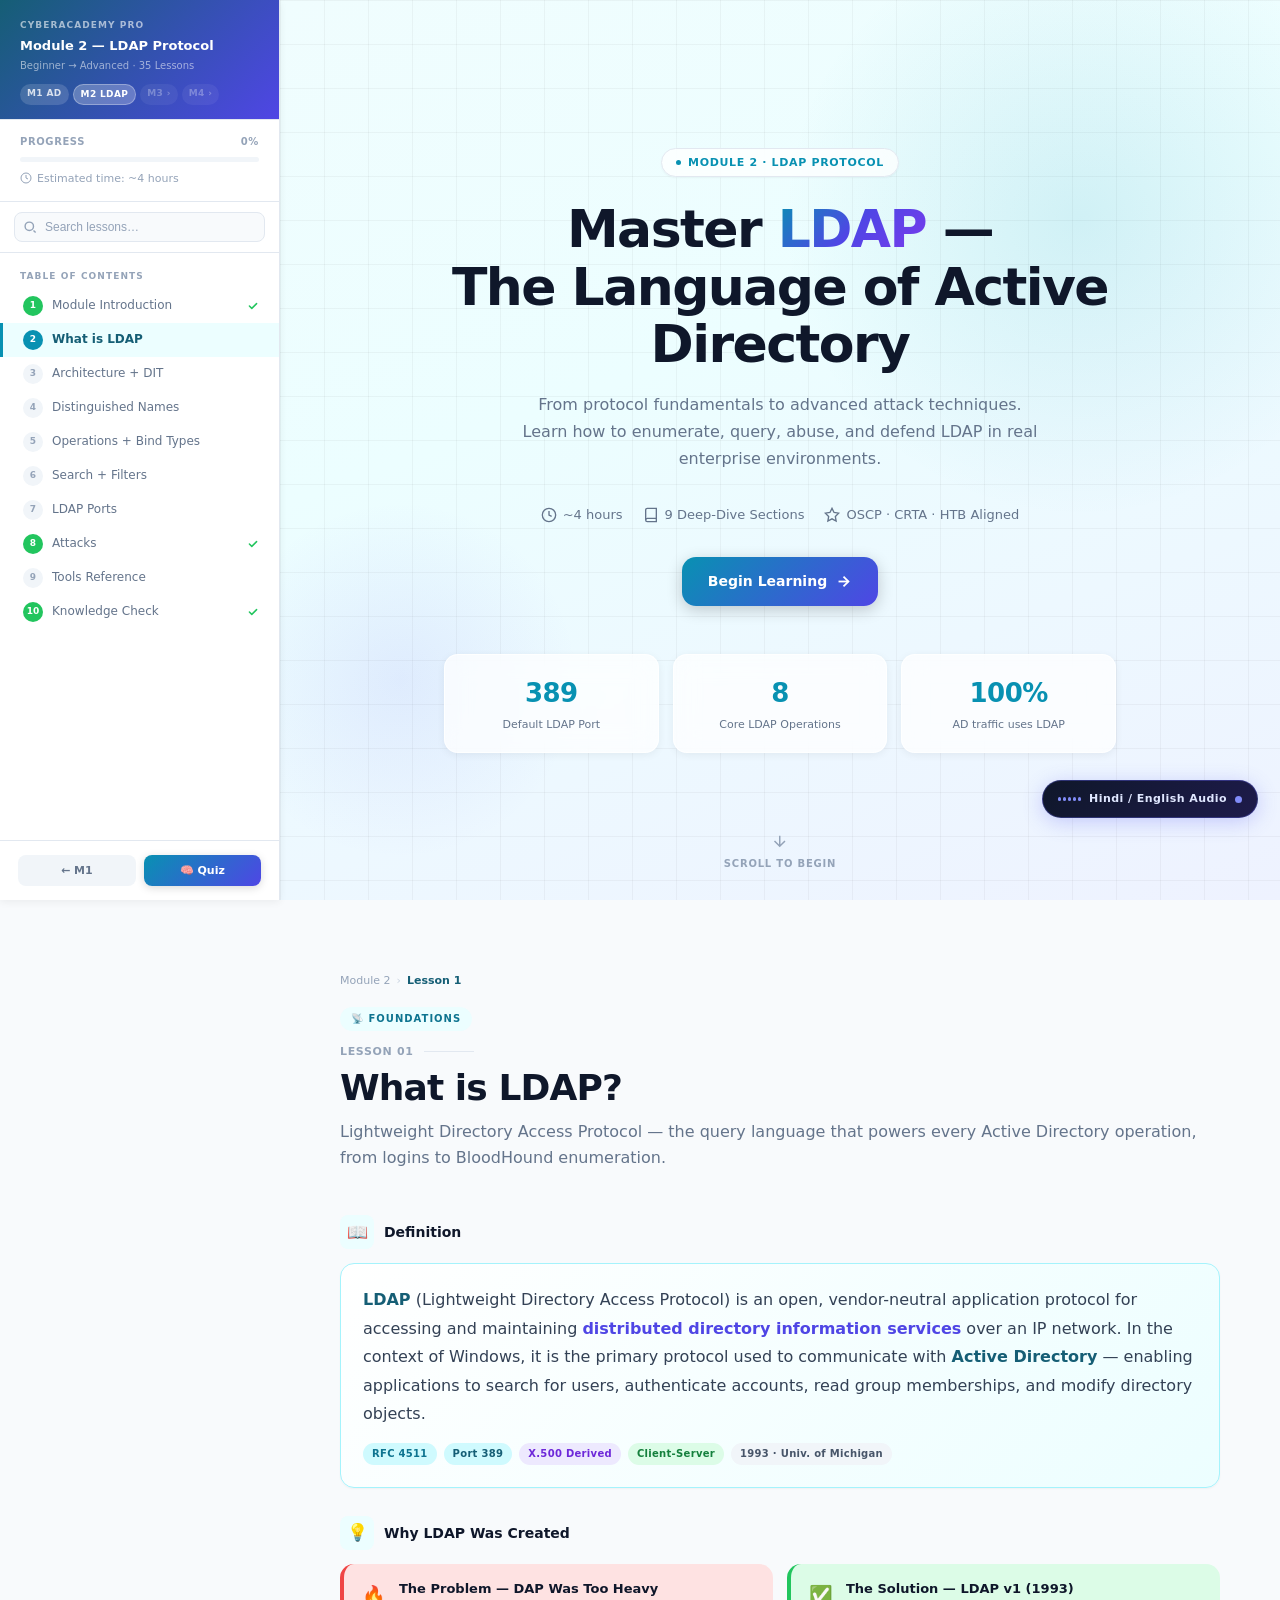
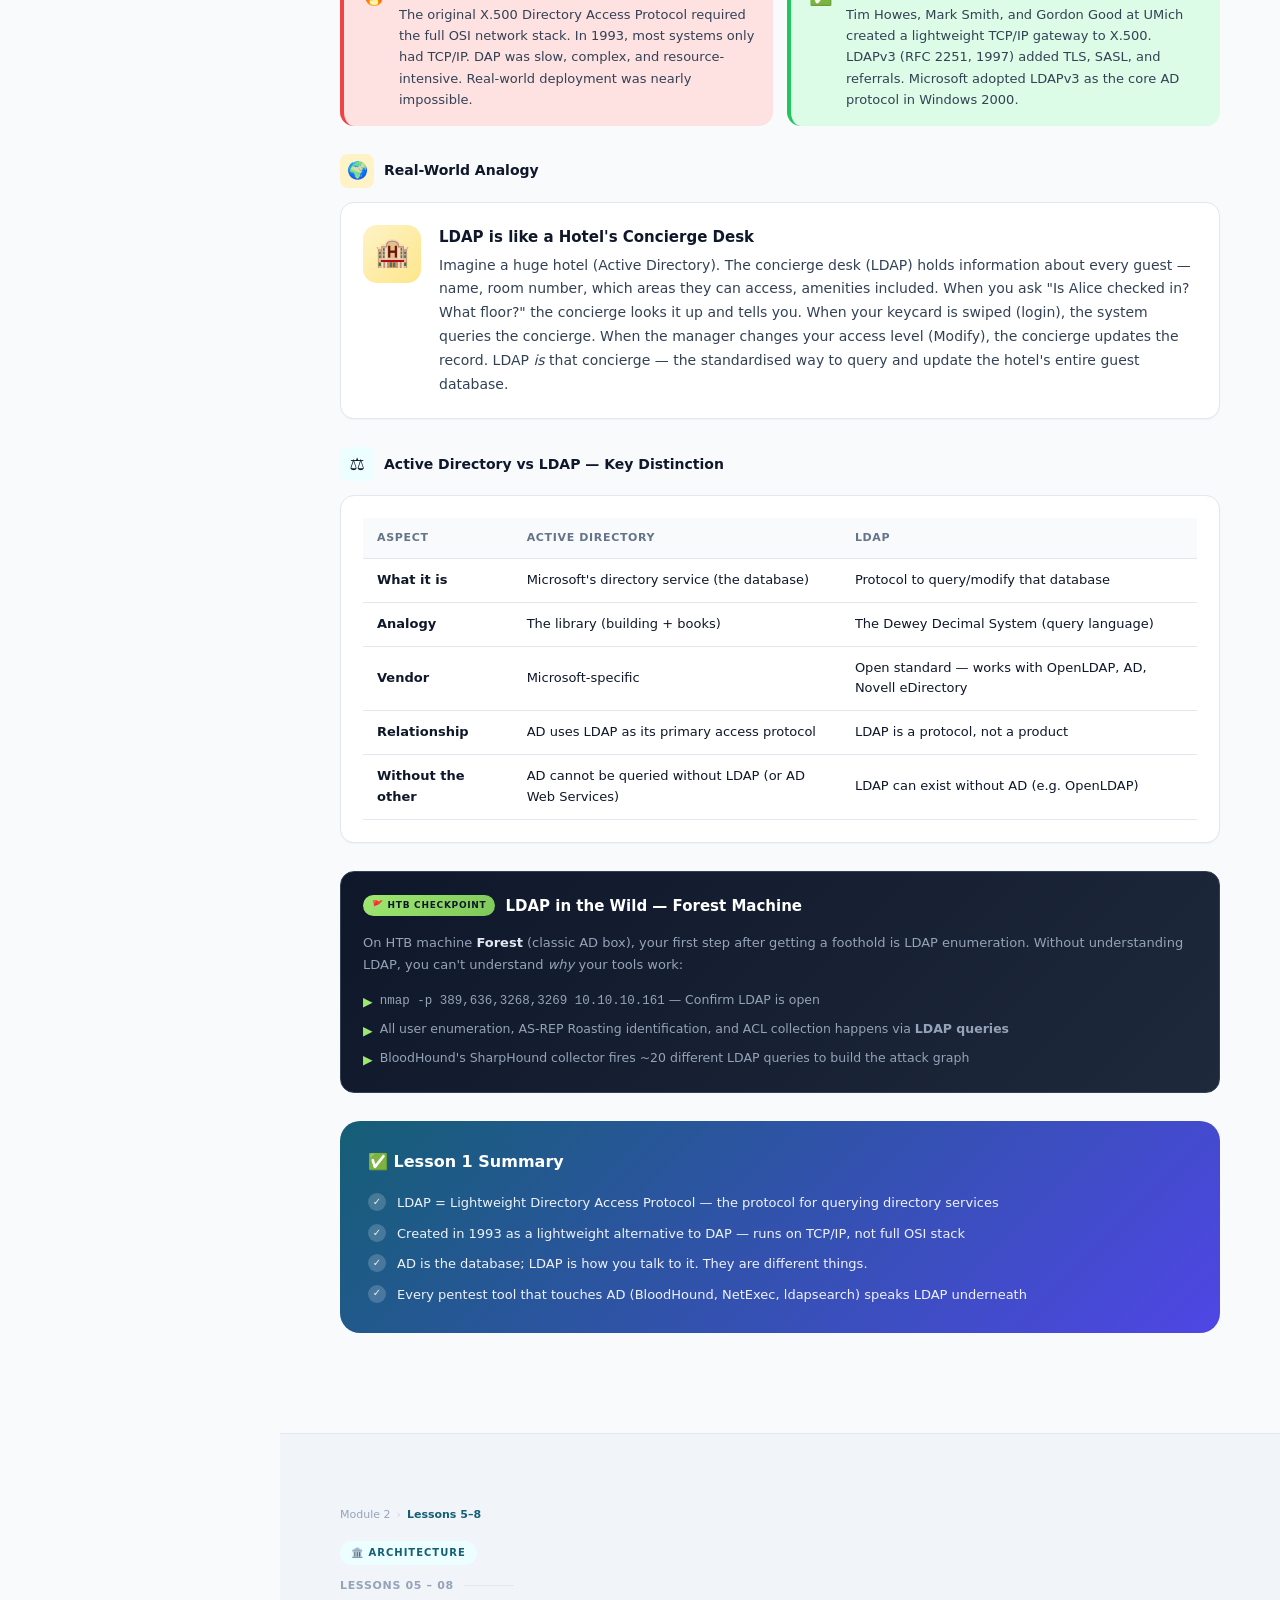
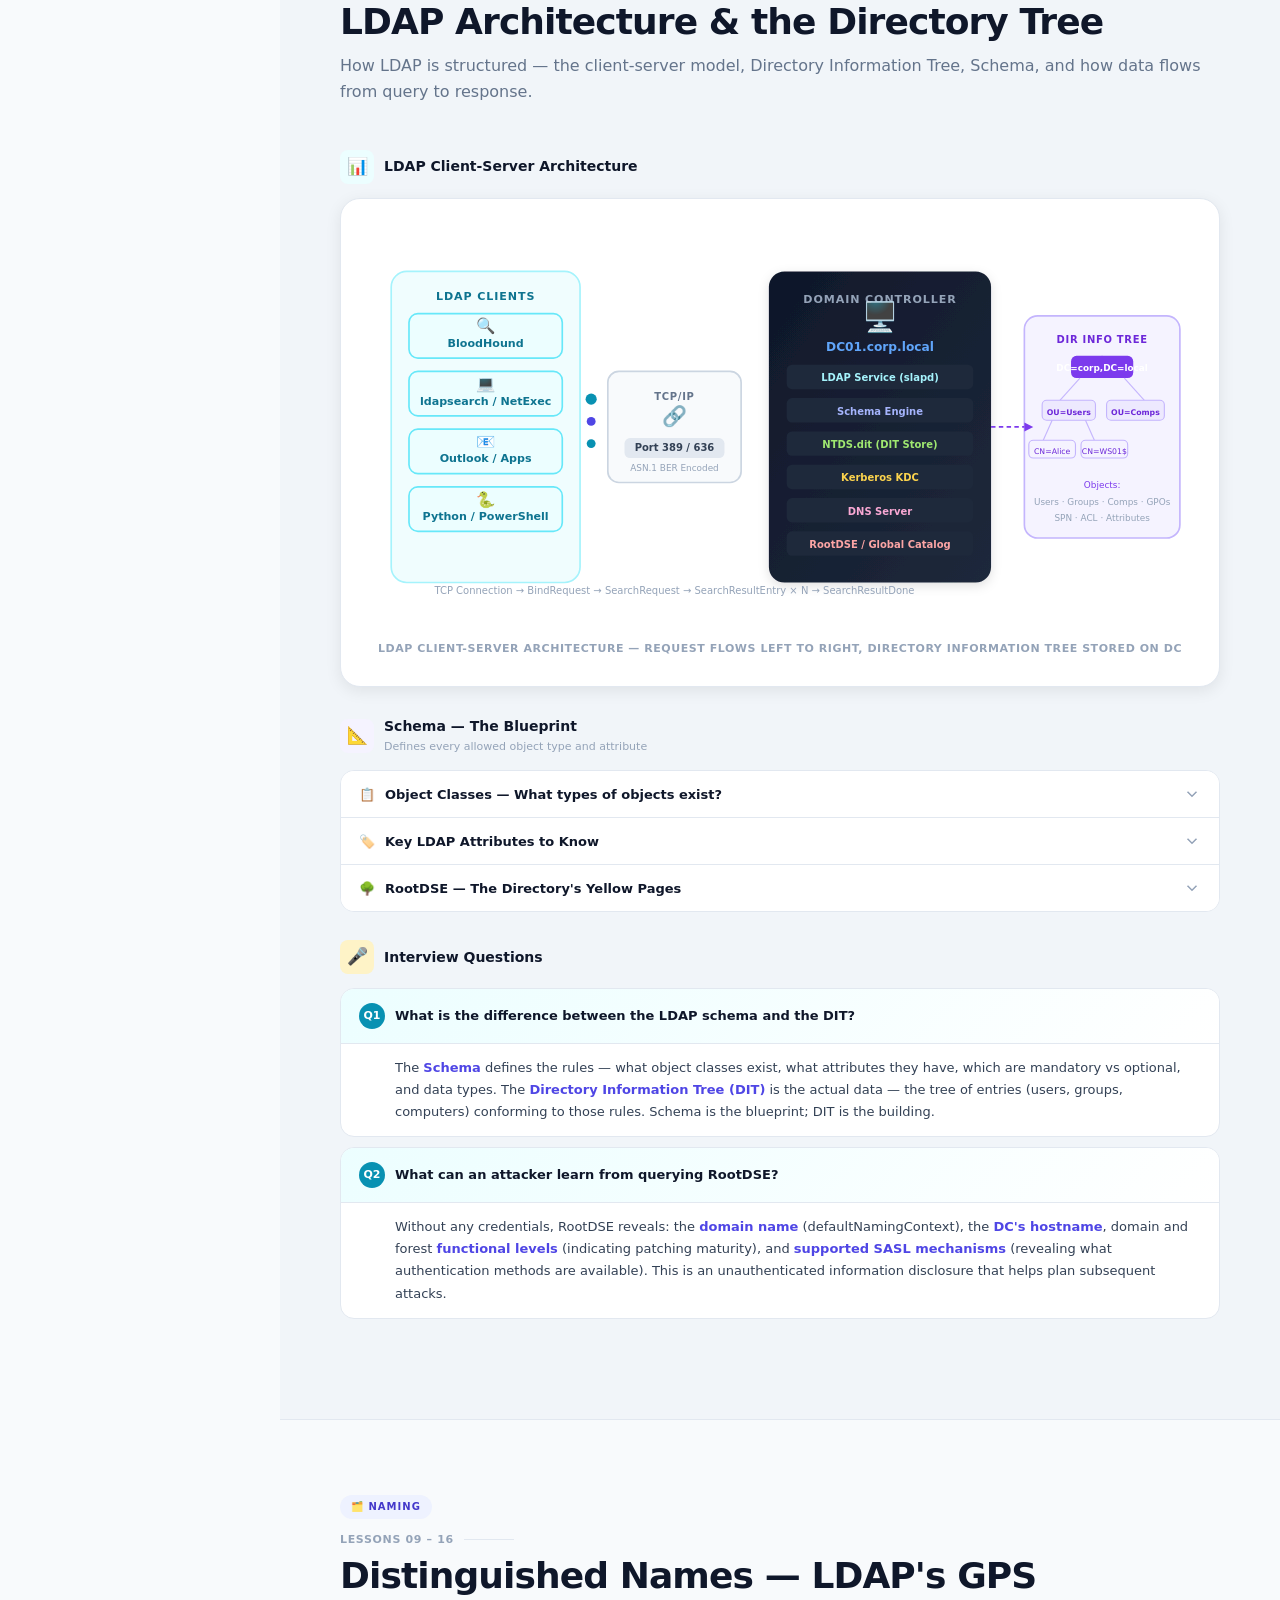
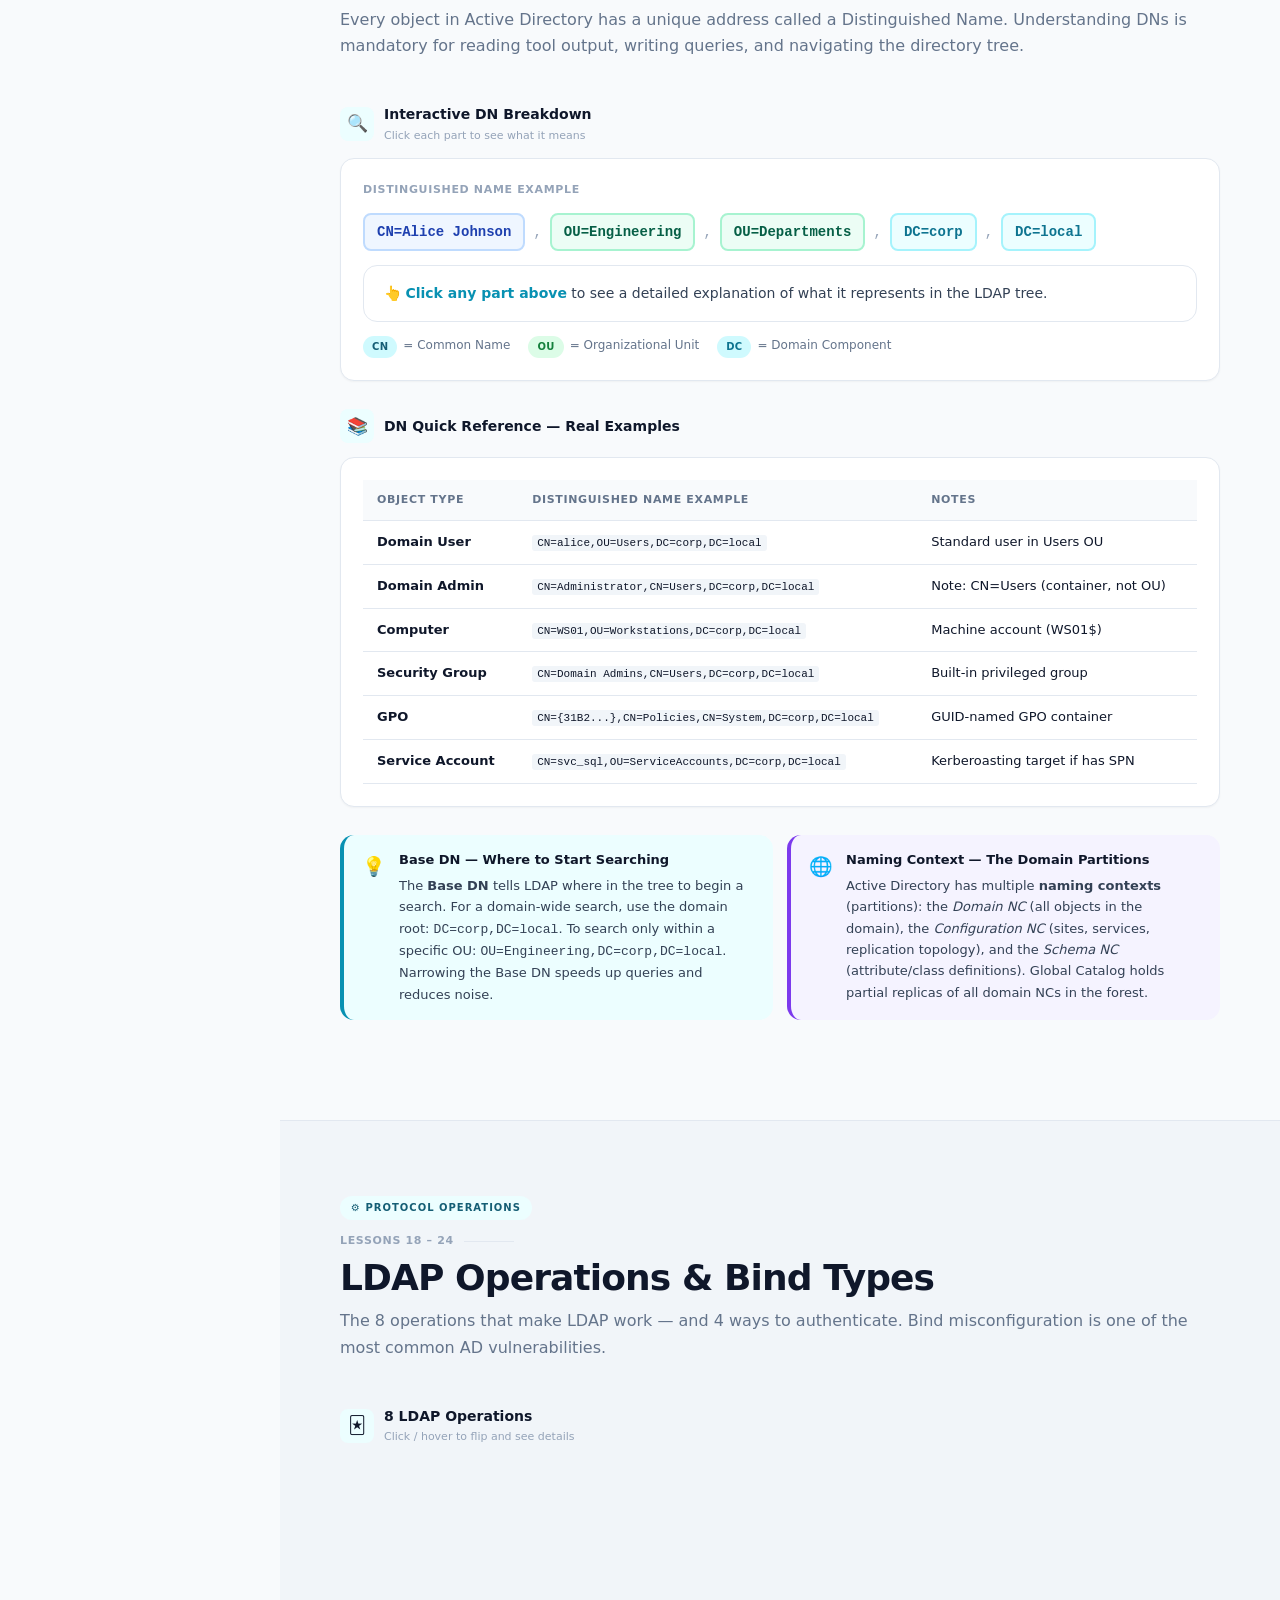
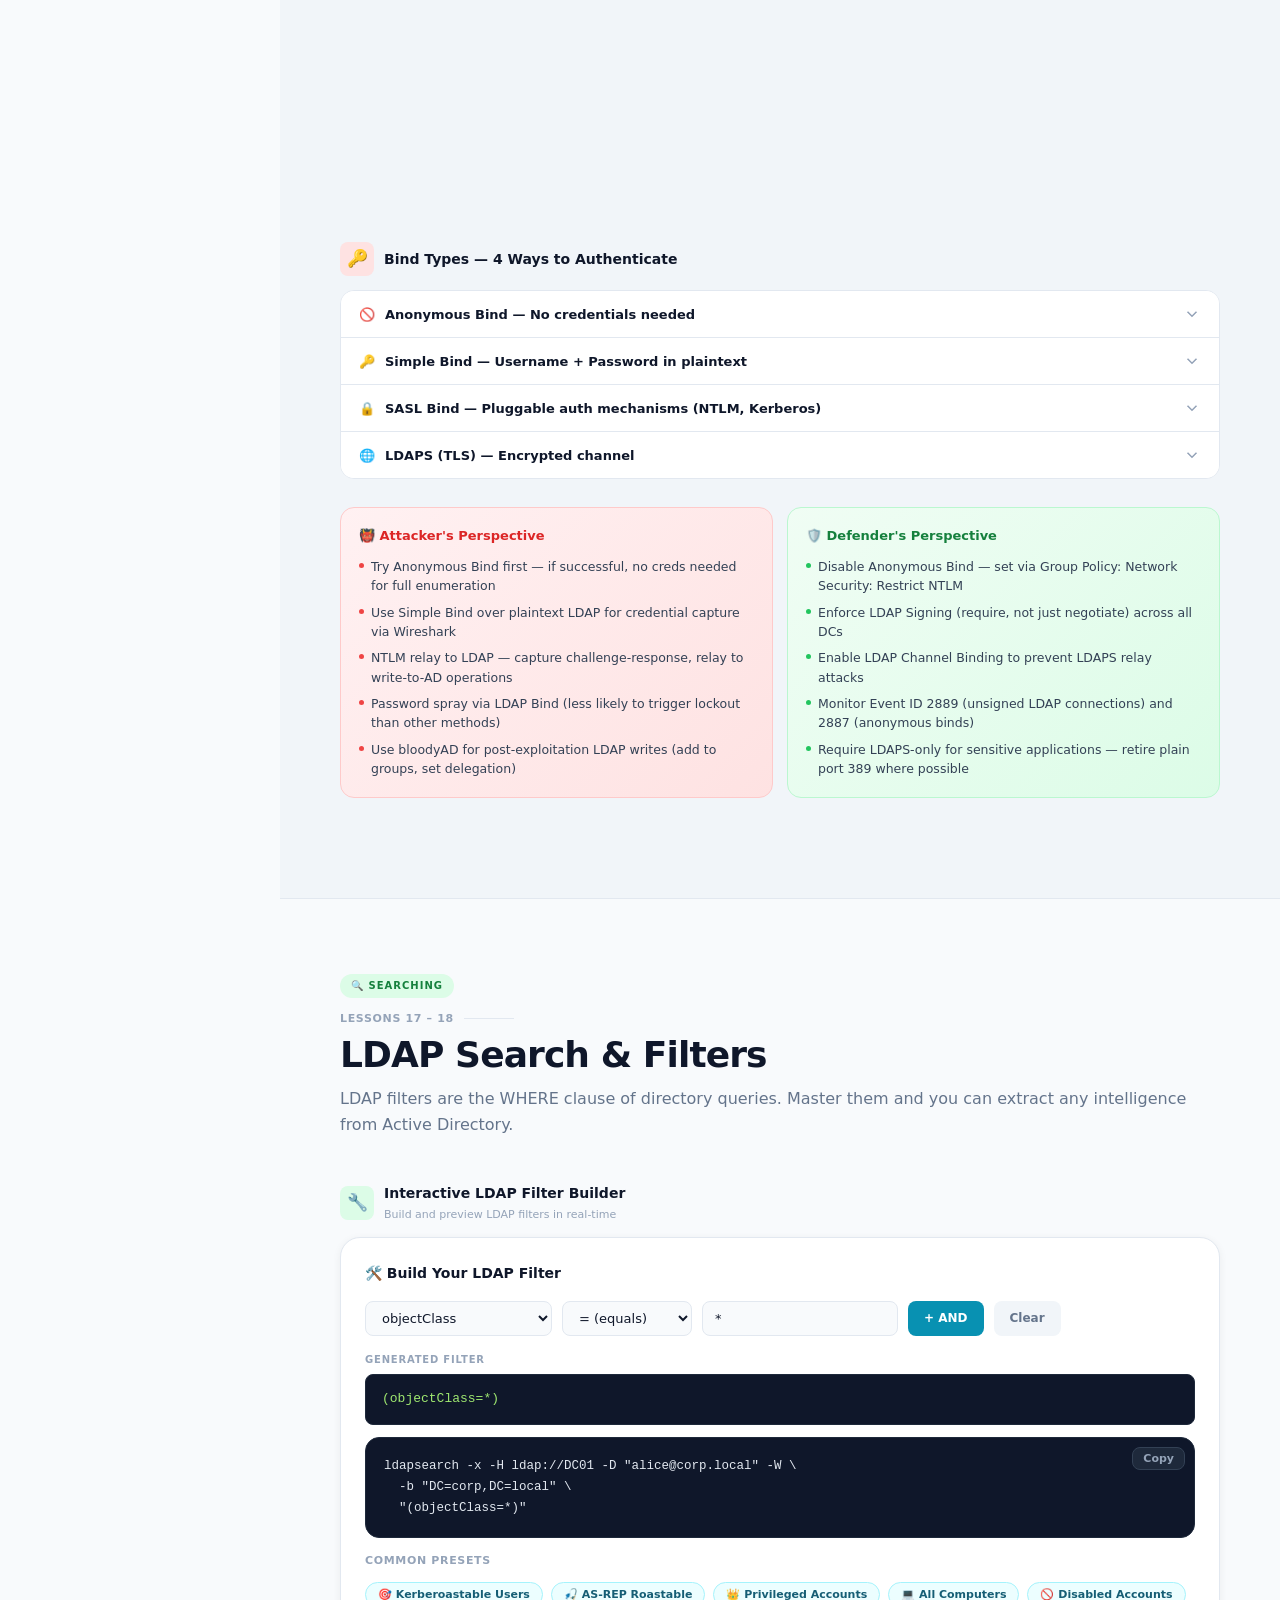
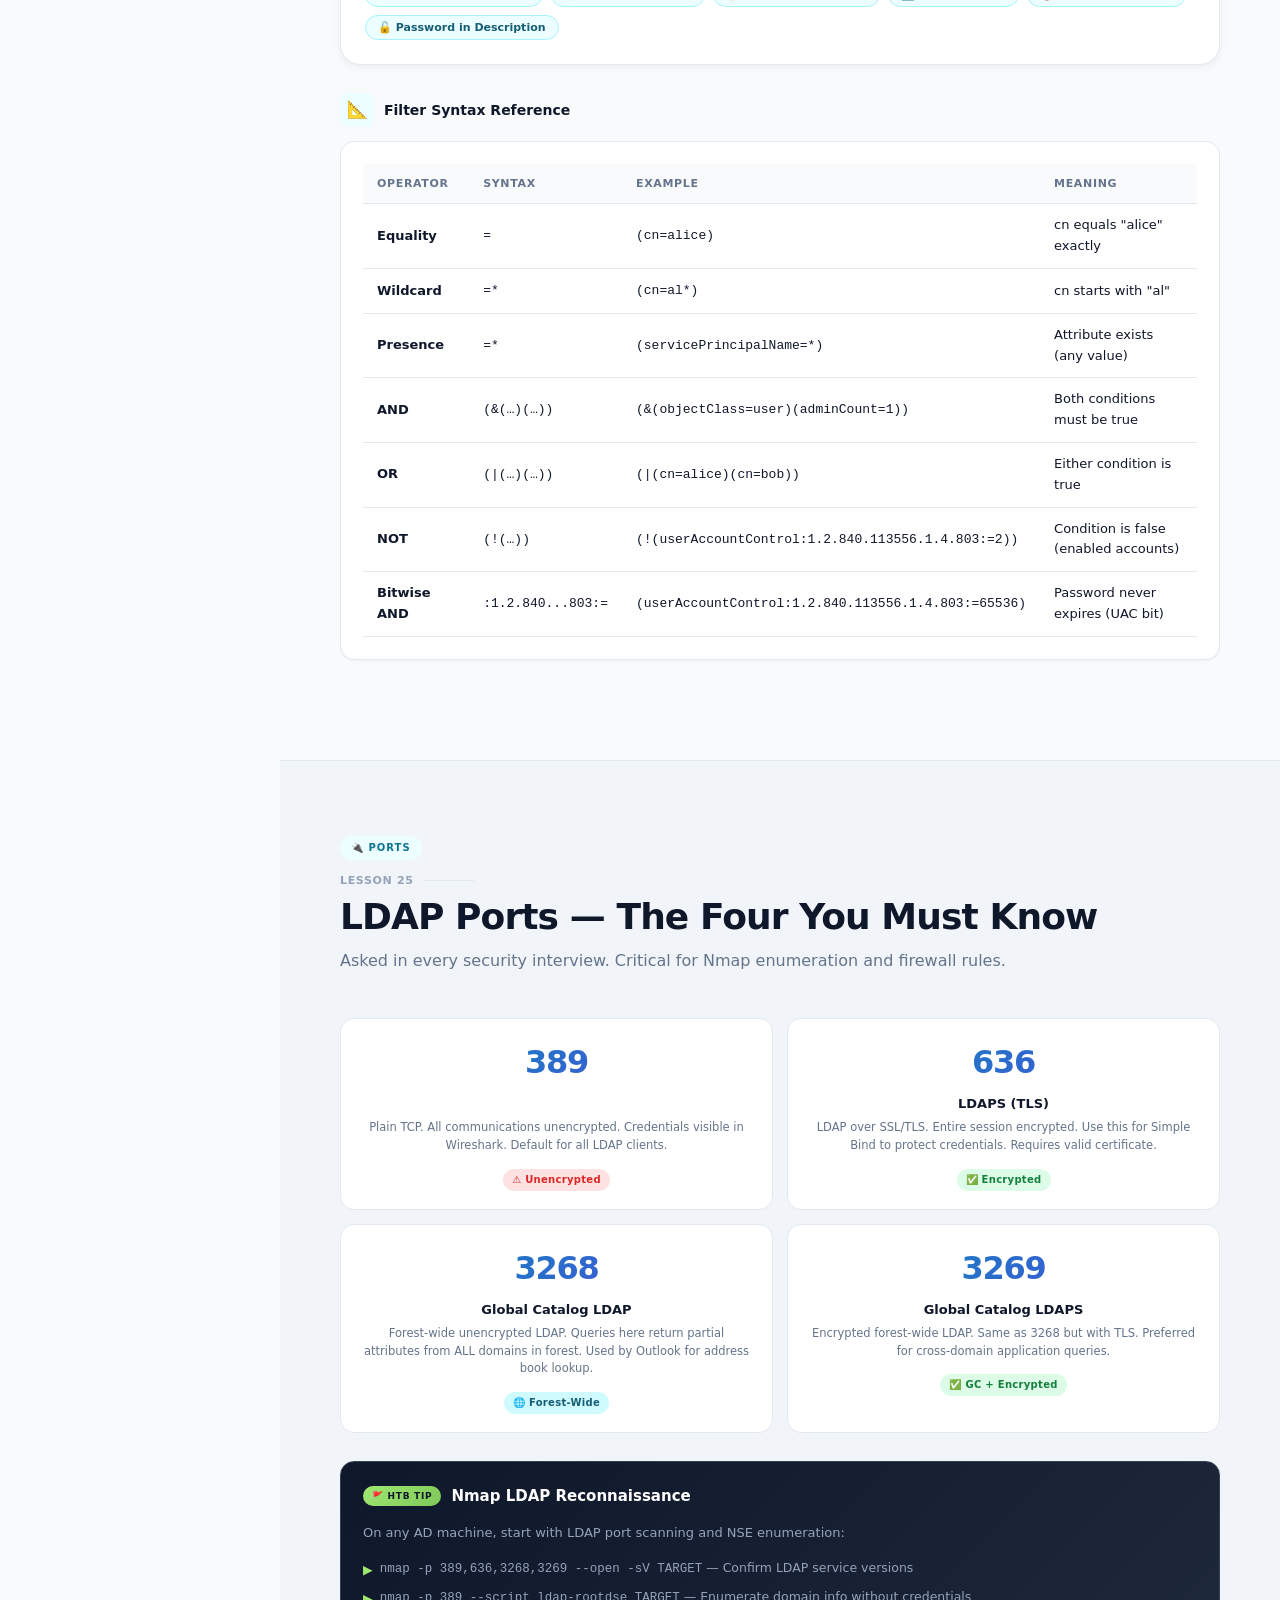
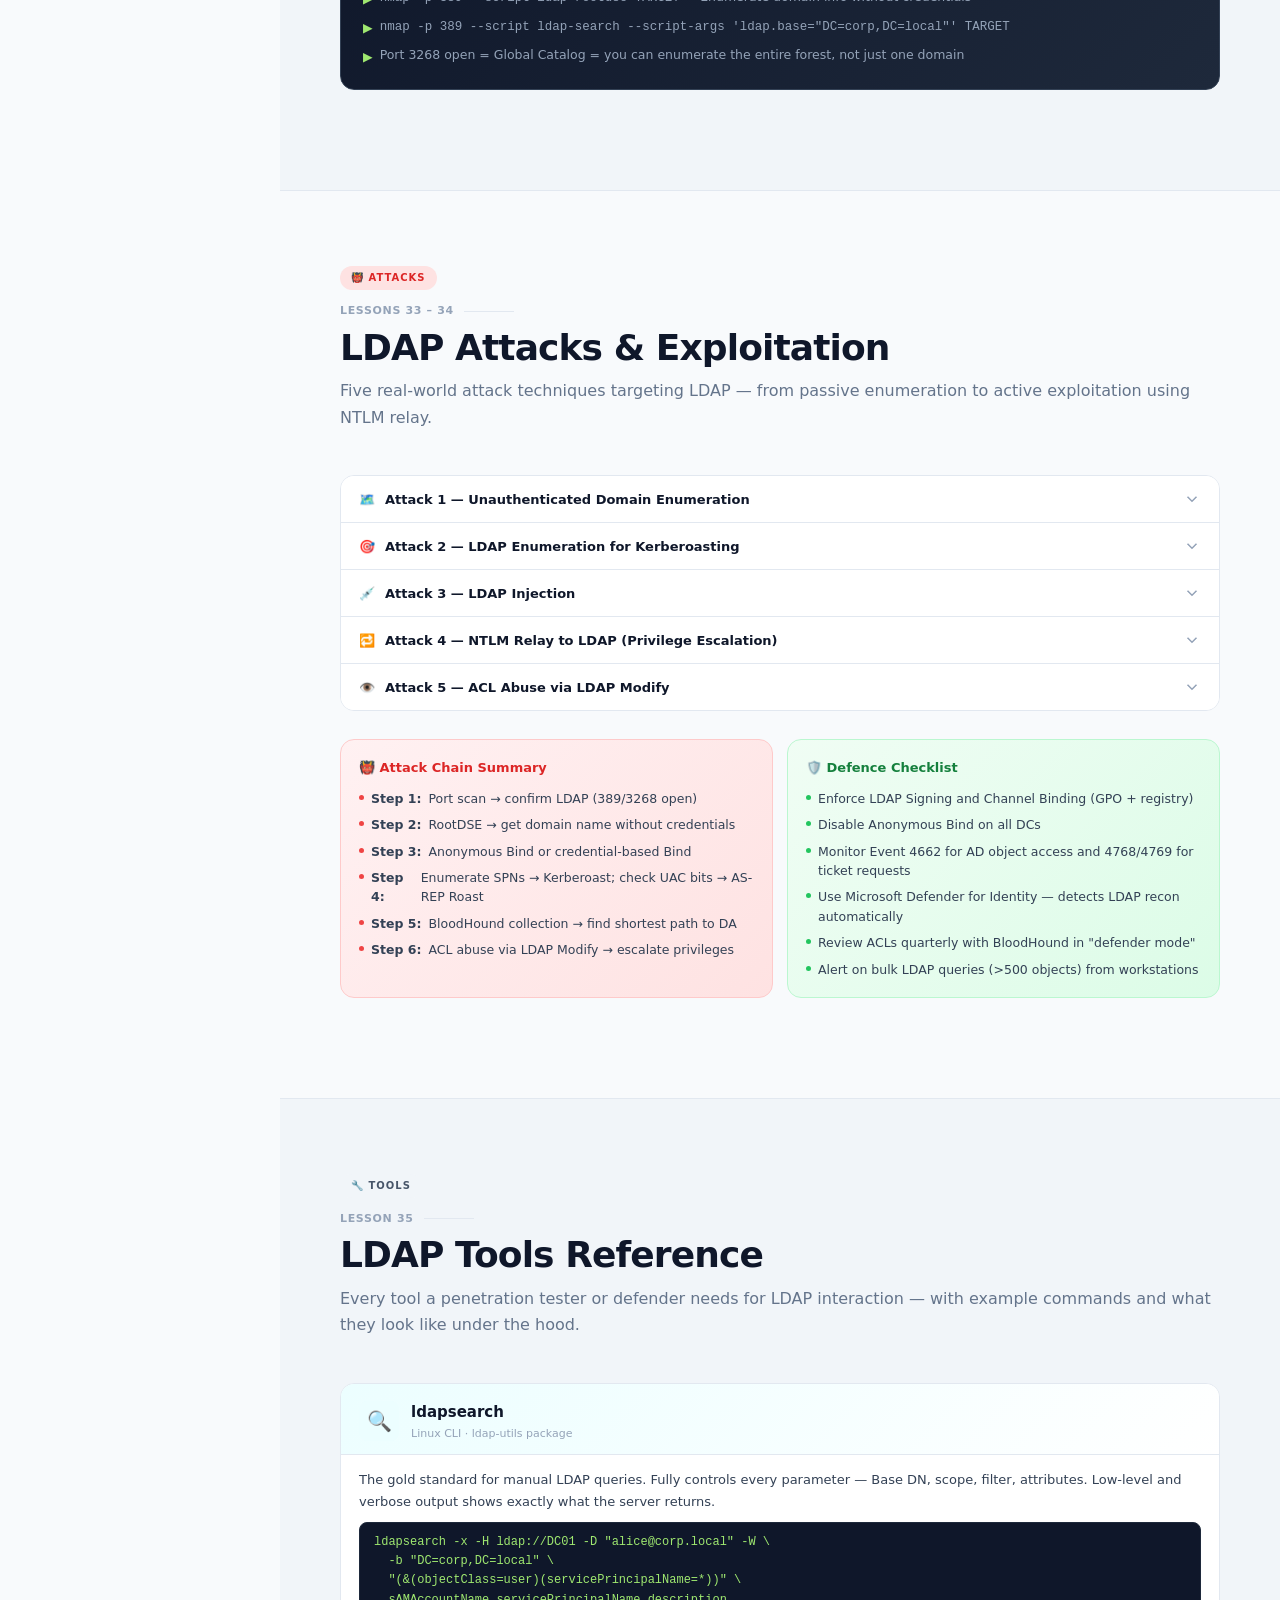
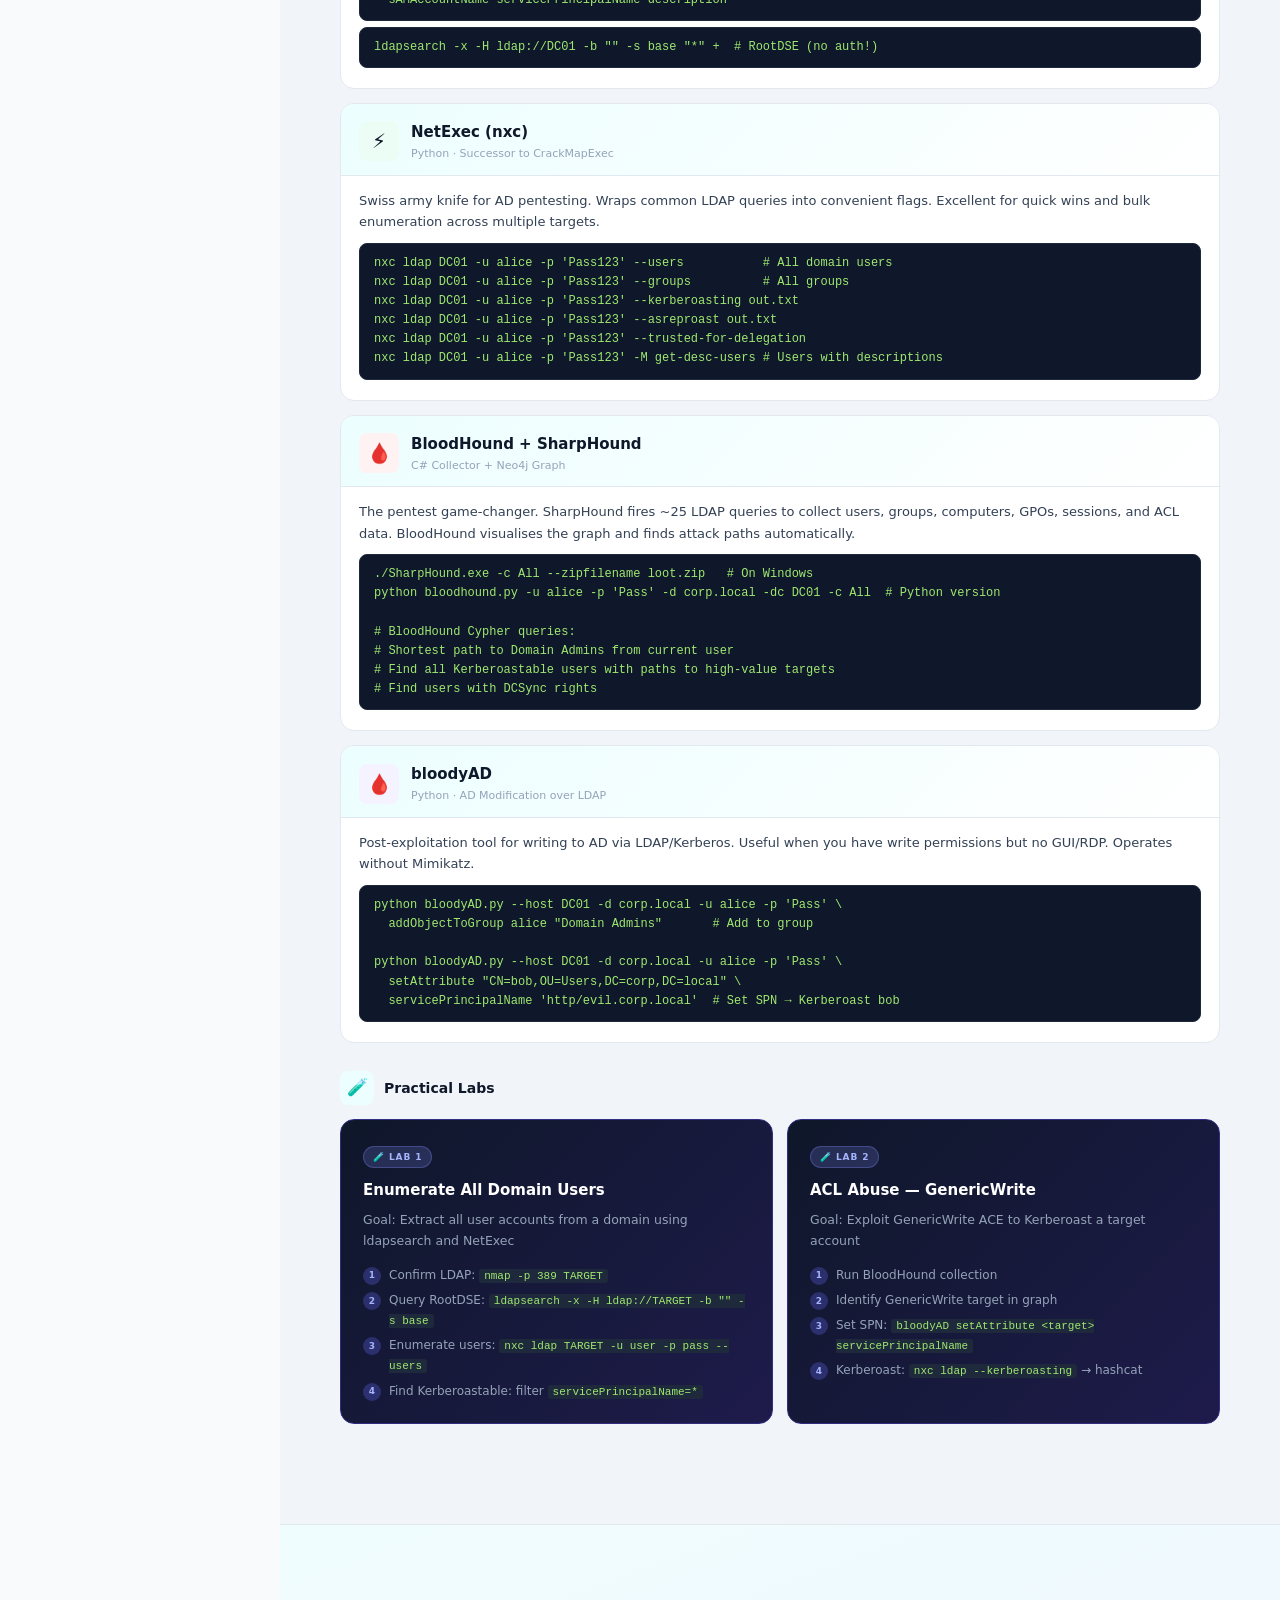
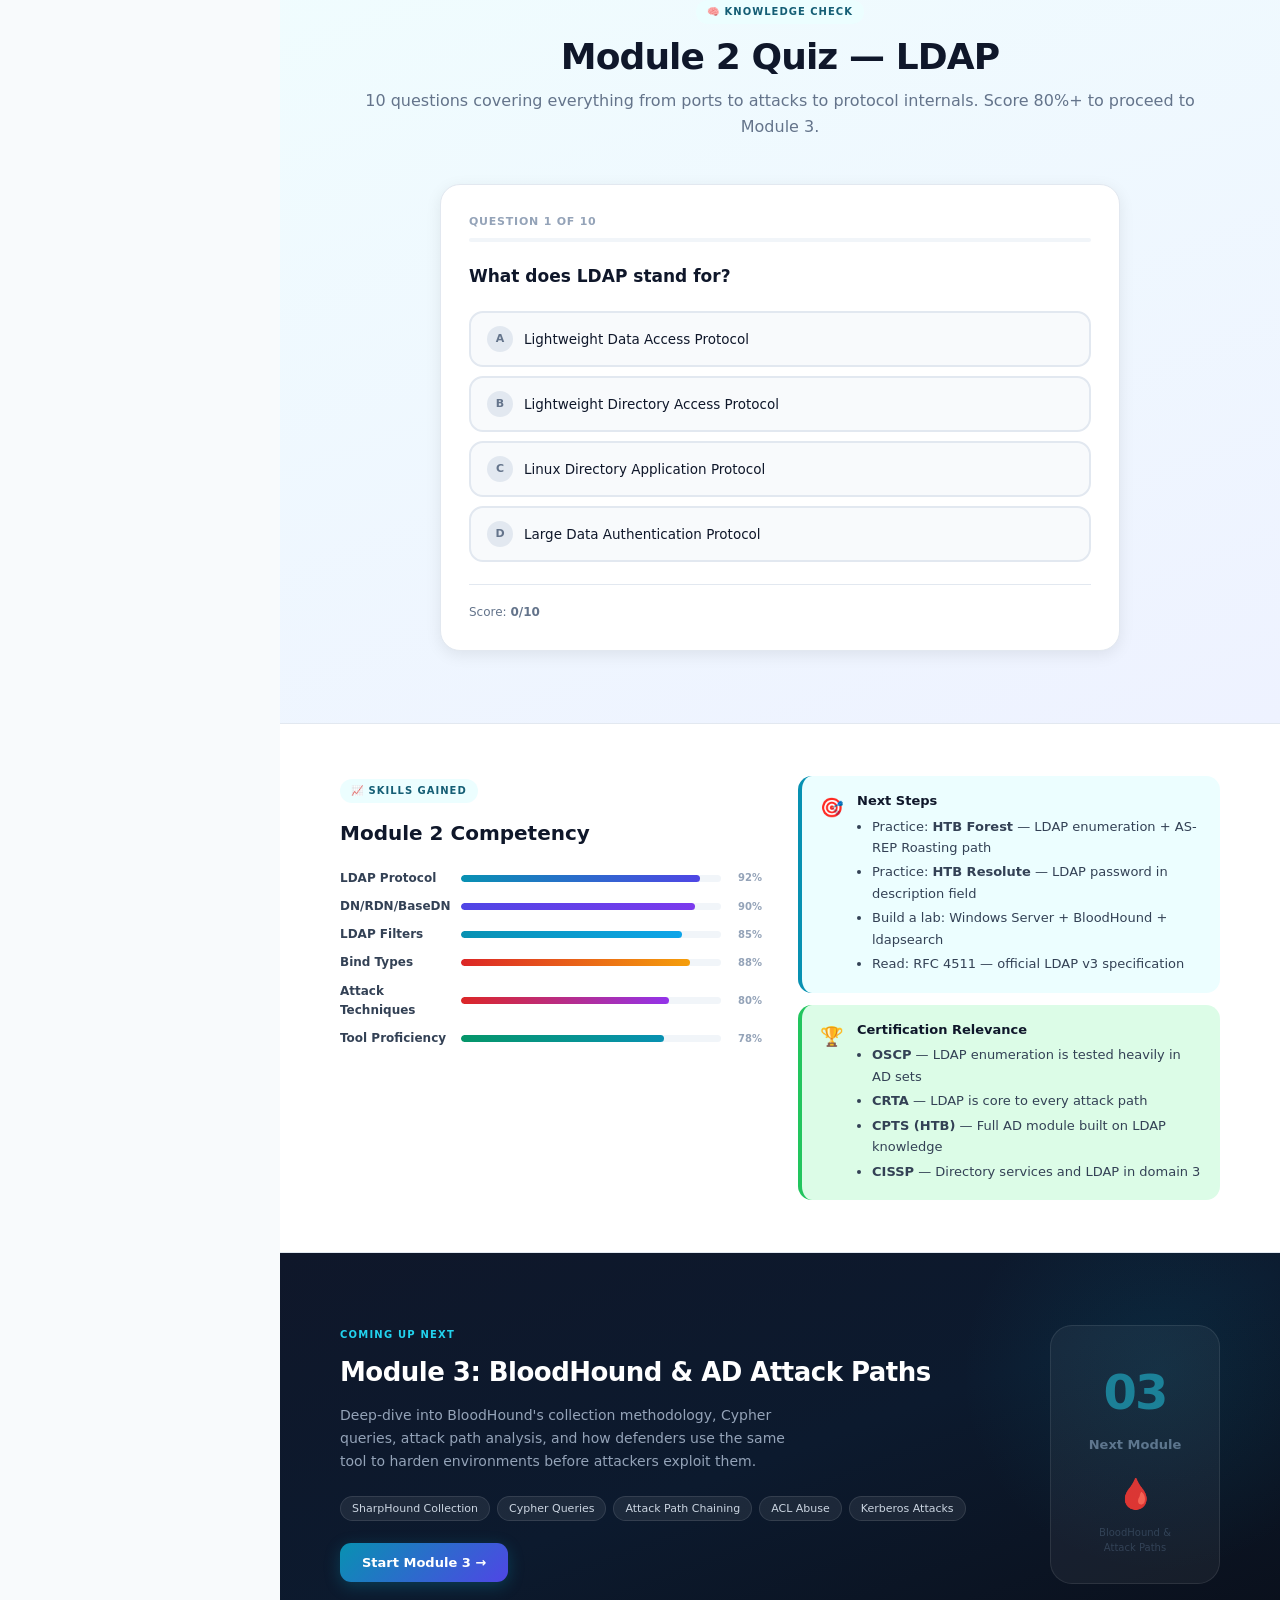
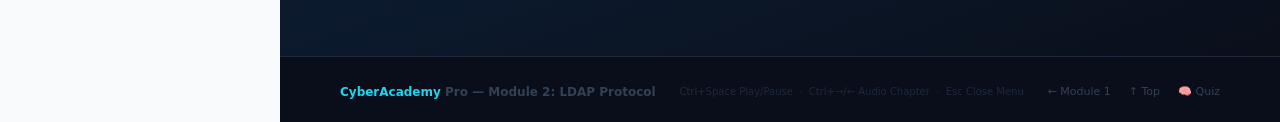
<file: module-2/index.html>
<!DOCTYPE html>
<html lang="en" data-module="2">
<head>
<meta charset="UTF-8"/>
<meta name="viewport" content="width=device-width, initial-scale=1.0"/>
<title>Module 2 — LDAP Protocol | CyberAcademy Pro</title>
<link rel="stylesheet" href="../shared/core.css"/>
<link rel="stylesheet" href="style.css"/>
</head>
<body>

<!-- ── Mobile Menu Button ── -->
<button class="ac-mobile-btn" id="ac-mobile-btn" aria-label="Toggle navigation">
  <span></span><span></span><span></span>
</button>
<div class="ac-overlay" id="ac-overlay"></div>

<!-- ── Scroll Progress Bar ── -->
<div class="ac-scroll-progress"><div class="ac-scroll-progress-fill" id="ac-scroll-fill"></div></div>

<div class="academy-layout">

<!-- ════════════════════════════════════════
     SIDEBAR
════════════════════════════════════════ -->
<aside class="ac-sidebar">

  <div class="ac-brand">
    <div class="ac-brand-academy">CyberAcademy Pro</div>
    <div class="ac-brand-module">Module 2 — LDAP Protocol</div>
    <div class="ac-brand-sub">Beginner → Advanced  ·  35 Lessons</div>
    <div class="ac-module-badges">
      <span class="ac-module-badge" onclick="location.href='../module-1/index.html'" style="cursor:pointer">M1 AD</span>
      <span class="ac-module-badge active-module">M2 LDAP</span>
      <span class="ac-module-badge" style="opacity:.4">M3 ›</span>
      <span class="ac-module-badge" style="opacity:.4">M4 ›</span>
    </div>
  </div>

  <div class="ac-progress">
    <div class="ac-progress-row">
      <span>Progress</span>
      <span id="ac-prog-pct">0%</span>
    </div>
    <div class="ac-progress-bar-outer">
      <div class="ac-progress-bar-inner" id="ac-prog-bar"></div>
    </div>
    <div class="ac-time-row">
      <svg viewBox="0 0 24 24" fill="none" stroke="currentColor" stroke-width="2"><circle cx="12" cy="12" r="10"/><polyline points="12 6 12 12 16 14"/></svg>
      Estimated time: ~4 hours
    </div>
  </div>

  <div class="ac-search">
    <div class="ac-search-wrap">
      <svg class="ac-search-icon" viewBox="0 0 20 20" fill="none" stroke="currentColor" stroke-width="2"><circle cx="9" cy="9" r="6"/><path d="M15 15l3 3"/></svg>
      <input class="ac-search-input" id="ac-search" type="text" placeholder="Search lessons…"/>
    </div>
  </div>

  <nav class="ac-nav">
    <div class="ac-nav-group-label">Table of Contents</div>
    <div id="ac-nav-container"></div>
  </nav>

  <div class="ac-sidebar-footer">
    <div class="ac-footer-nav">
      <button class="ac-footer-btn prev" onclick="location.href='../module-1/index.html'">← M1</button>
      <button class="ac-footer-btn next" onclick="document.getElementById('quiz-section').scrollIntoView({behavior:'smooth'})">🧠 Quiz</button>
    </div>
  </div>
</aside>

<!-- ════════════════════════════════════════
     MAIN CONTENT
════════════════════════════════════════ -->
<main class="ac-main">

<!-- ════════════════════════════════════════
     HERO
════════════════════════════════════════ -->
<section id="hero" class="ac-hero">
  <div class="ac-hero-grid"></div>
  <div class="ac-hero-glow ac-hero-glow-1"></div>
  <div class="ac-hero-glow ac-hero-glow-2"></div>
  <div class="ac-hero-inner">
    <div class="ac-hero-eyebrow">
      <span class="ac-hero-dot"></span>
      Module 2 · LDAP Protocol
    </div>
    <h1 class="ac-hero-title">
      Master <span class="ac-grad">LDAP</span> —<br>The Language of Active Directory
    </h1>
    <p class="ac-hero-desc">
      From protocol fundamentals to advanced attack techniques. Learn how to enumerate, query, abuse, and defend LDAP in real enterprise environments.
    </p>
    <div style="display:flex;align-items:center;justify-content:center;gap:20px;margin-bottom:32px;flex-wrap:wrap">
      <span style="display:flex;align-items:center;gap:6px;font-size:13px;color:var(--text-3)">
        <svg width="16" height="16" viewBox="0 0 24 24" fill="none" stroke="currentColor" stroke-width="2"><circle cx="12" cy="12" r="10"/><polyline points="12 6 12 12 16 14"/></svg>~4 hours</span>
      <span style="display:flex;align-items:center;gap:6px;font-size:13px;color:var(--text-3)">
        <svg width="16" height="16" viewBox="0 0 24 24" fill="none" stroke="currentColor" stroke-width="2"><path d="M4 19.5A2.5 2.5 0 0 1 6.5 17H20"/><path d="M6.5 2H20v20H6.5A2.5 2.5 0 0 1 4 19.5v-15A2.5 2.5 0 0 1 6.5 2z"/></svg>9 Deep-Dive Sections</span>
      <span style="display:flex;align-items:center;gap:6px;font-size:13px;color:var(--text-3)">
        <svg width="16" height="16" viewBox="0 0 24 24" fill="none" stroke="currentColor" stroke-width="2"><polygon points="12 2 15.09 8.26 22 9.27 17 14.14 18.18 21.02 12 17.77 5.82 21.02 7 14.14 2 9.27 8.91 8.26 12 2"/></svg>OSCP · CRTA · HTB Aligned</span>
    </div>
    <a href="#what-is-ldap" class="ac-hero-cta" onclick="event.preventDefault();document.getElementById('what-is-ldap').scrollIntoView({behavior:'smooth'})">
      Begin Learning
      <svg width="17" height="17" viewBox="0 0 24 24" fill="none" stroke="currentColor" stroke-width="2.5"><line x1="5" y1="12" x2="19" y2="12"/><polyline points="12 5 19 12 12 19"/></svg>
    </a>
    <div class="ac-hero-stats">
      <div class="ac-hero-stat"><div class="ac-hero-stat-num" data-count="389">0</div><div class="ac-hero-stat-label">Default LDAP Port</div></div>
      <div class="ac-hero-stat"><div class="ac-hero-stat-num" data-count="8">0</div><div class="ac-hero-stat-label">Core LDAP Operations</div></div>
      <div class="ac-hero-stat"><div class="ac-hero-stat-num" data-count="100" data-suffix="%">0%</div><div class="ac-hero-stat-label">AD traffic uses LDAP</div></div>
    </div>
  </div>
  <div class="ac-scroll-hint">
    <svg width="18" height="18" viewBox="0 0 24 24" fill="none" stroke="currentColor" stroke-width="2"><path d="M12 5v14M19 12l-7 7-7-7"/></svg>
    Scroll to begin
  </div>
</section>


<!-- ════════════════════════════════════════
     S1 — WHAT IS LDAP
════════════════════════════════════════ -->
<section id="what-is-ldap" class="ac-section">
<div class="ac-section-inner">

  <div class="ac-section-head">
    <div class="ac-breadcrumb"><span>Module 2</span><span class="ac-breadcrumb-sep">›</span><span>Lesson 1</span></div>
    <div class="ac-section-tag tag-cyan">📡 Foundations</div>
    <div class="ac-section-num">Lesson 01</div>
    <h2 class="ac-section-title">What is LDAP?</h2>
    <p class="ac-section-sub">Lightweight Directory Access Protocol — the query language that powers every Active Directory operation, from logins to BloodHound enumeration.</p>
  </div>

  <!-- Definition -->
  <div class="ac-block">
    <div class="ac-block-head"><div class="ac-block-icon bi-cyan">📖</div><div><div class="ac-block-title">Definition</div></div></div>
    <div class="ac-card accent-bg">
      <p class="ac-def-text">
        <strong>LDAP</strong> (Lightweight Directory Access Protocol) is an open, vendor-neutral application protocol for accessing and maintaining <em>distributed directory information services</em> over an IP network. In the context of Windows, it is the primary protocol used to communicate with <strong>Active Directory</strong> — enabling applications to search for users, authenticate accounts, read group memberships, and modify directory objects.
      </p>
      <div style="margin-top:14px;display:flex;flex-wrap:wrap;gap:7px;">
        <span class="ac-pill pill-cyan">RFC 4511</span>
        <span class="ac-pill pill-accent">Port 389</span>
        <span class="ac-pill pill-purple">X.500 Derived</span>
        <span class="ac-pill pill-green">Client-Server</span>
        <span class="ac-pill pill-slate">1993 · Univ. of Michigan</span>
      </div>
    </div>
  </div>

  <!-- Why it exists -->
  <div class="ac-block">
    <div class="ac-block-head"><div class="ac-block-icon bi-accent">💡</div><div><div class="ac-block-title">Why LDAP Was Created</div></div></div>
    <div class="ac-grid-2">
      <div class="ac-callout c-red">
        <span class="ac-callout-icon">🔥</span>
        <div class="ac-callout-body">
          <h4>The Problem — DAP Was Too Heavy</h4>
          <p>The original X.500 Directory Access Protocol required the full OSI network stack. In 1993, most systems only had TCP/IP. DAP was slow, complex, and resource-intensive. Real-world deployment was nearly impossible.</p>
        </div>
      </div>
      <div class="ac-callout c-green">
        <span class="ac-callout-icon">✅</span>
        <div class="ac-callout-body">
          <h4>The Solution — LDAP v1 (1993)</h4>
          <p>Tim Howes, Mark Smith, and Gordon Good at UMich created a lightweight TCP/IP gateway to X.500. LDAPv3 (RFC 2251, 1997) added TLS, SASL, and referrals. Microsoft adopted LDAPv3 as the core AD protocol in Windows 2000.</p>
        </div>
      </div>
    </div>
  </div>

  <!-- Analogy -->
  <div class="ac-block">
    <div class="ac-block-head"><div class="ac-block-icon bi-amber">🌍</div><div><div class="ac-block-title">Real-World Analogy</div></div></div>
    <div class="ac-card">
      <div class="ac-analogy">
        <div class="ac-analogy-icon">🏨</div>
        <div class="ac-analogy-content">
          <strong>LDAP is like a Hotel's Concierge Desk</strong>
          <p>Imagine a huge hotel (Active Directory). The concierge desk (LDAP) holds information about every guest — name, room number, which areas they can access, amenities included. When you ask "Is Alice checked in? What floor?" the concierge looks it up and tells you. When your keycard is swiped (login), the system queries the concierge. When the manager changes your access level (Modify), the concierge updates the record. LDAP <em>is</em> that concierge — the standardised way to query and update the hotel's entire guest database.</p>
        </div>
      </div>
    </div>
  </div>

  <!-- AD vs LDAP -->
  <div class="ac-block">
    <div class="ac-block-head"><div class="ac-block-icon bi-accent">⚖️</div><div><div class="ac-block-title">Active Directory vs LDAP — Key Distinction</div></div></div>
    <div class="ac-card">
      <table class="ac-table">
        <thead><tr><th>Aspect</th><th>Active Directory</th><th>LDAP</th></tr></thead>
        <tbody>
          <tr><td>What it is</td><td>Microsoft's directory service (the database)</td><td>Protocol to query/modify that database</td></tr>
          <tr><td>Analogy</td><td>The library (building + books)</td><td>The Dewey Decimal System (query language)</td></tr>
          <tr><td>Vendor</td><td>Microsoft-specific</td><td>Open standard — works with OpenLDAP, AD, Novell eDirectory</td></tr>
          <tr><td>Relationship</td><td>AD uses LDAP as its primary access protocol</td><td>LDAP is a protocol, not a product</td></tr>
          <tr><td>Without the other</td><td>AD cannot be queried without LDAP (or AD Web Services)</td><td>LDAP can exist without AD (e.g. OpenLDAP)</td></tr>
        </tbody>
      </table>
    </div>
  </div>

  <!-- HTB -->
  <div class="ac-block">
    <div class="ac-htb">
      <div class="ac-htb-head"><span class="ac-htb-badge">🚩 HTB Checkpoint</span><span class="ac-htb-title">LDAP in the Wild — Forest Machine</span></div>
      <p class="ac-htb-body">On HTB machine <strong>Forest</strong> (classic AD box), your first step after getting a foothold is LDAP enumeration. Without understanding LDAP, you can't understand <em>why</em> your tools work:</p>
      <div class="ac-htb-tips">
        <div class="ac-htb-tip"><span class="ac-htb-tip-ic">▶</span><span><code>nmap -p 389,636,3268,3269 10.10.10.161</code> — Confirm LDAP is open</span></div>
        <div class="ac-htb-tip"><span class="ac-htb-tip-ic">▶</span><span>All user enumeration, AS-REP Roasting identification, and ACL collection happens via <strong>LDAP queries</strong></span></div>
        <div class="ac-htb-tip"><span class="ac-htb-tip-ic">▶</span><span>BloodHound's SharpHound collector fires ~20 different LDAP queries to build the attack graph</span></div>
      </div>
    </div>
  </div>

  <!-- Summary -->
  <div class="ac-block">
    <div class="ac-summary">
      <div class="ac-summary-title">✅ Lesson 1 Summary</div>
      <div class="ac-summary-list">
        <div class="ac-summary-item"><div class="ac-summary-check">✓</div><span>LDAP = Lightweight Directory Access Protocol — the protocol for querying directory services</span></div>
        <div class="ac-summary-item"><div class="ac-summary-check">✓</div><span>Created in 1993 as a lightweight alternative to DAP — runs on TCP/IP, not full OSI stack</span></div>
        <div class="ac-summary-item"><div class="ac-summary-check">✓</div><span>AD is the database; LDAP is how you talk to it. They are different things.</span></div>
        <div class="ac-summary-item"><div class="ac-summary-check">✓</div><span>Every pentest tool that touches AD (BloodHound, NetExec, ldapsearch) speaks LDAP underneath</span></div>
      </div>
    </div>
  </div>

</div>
</section>


<!-- ════════════════════════════════════════
     S2 — ARCHITECTURE + DIT
════════════════════════════════════════ -->
<section id="ldap-architecture" class="ac-section alt-bg">
<div class="ac-section-inner">

  <div class="ac-section-head">
    <div class="ac-breadcrumb"><span>Module 2</span><span class="ac-breadcrumb-sep">›</span><span>Lessons 5–8</span></div>
    <div class="ac-section-tag tag-accent">🏛️ Architecture</div>
    <div class="ac-section-num">Lessons 05 – 08</div>
    <h2 class="ac-section-title">LDAP Architecture &amp; the Directory Tree</h2>
    <p class="ac-section-sub">How LDAP is structured — the client-server model, Directory Information Tree, Schema, and how data flows from query to response.</p>
  </div>

  <!-- Architecture diagram -->
  <div class="ac-block">
    <div class="ac-block-head"><div class="ac-block-icon bi-accent">📊</div><div><div class="ac-block-title">LDAP Client-Server Architecture</div></div></div>
    <div class="ac-diagram">
      <svg viewBox="0 0 740 360" xmlns="http://www.w3.org/2000/svg">
        <defs>
          <linearGradient id="m2-cyan" x1="0%" y1="0%" x2="100%" y2="100%">
            <stop offset="0%" style="stop-color:#0891B2"/><stop offset="100%" style="stop-color:#4F46E5"/>
          </linearGradient>
          <linearGradient id="m2-dark" x1="0%" y1="0%" x2="100%" y2="100%">
            <stop offset="0%" style="stop-color:#0F172A"/><stop offset="100%" style="stop-color:#1E293B"/>
          </linearGradient>
          <filter id="m2-shadow"><feDropShadow dx="0" dy="3" stdDeviation="5" flood-color="rgba(0,0,0,.12)"/></filter>
        </defs>

        <!-- CLIENT SIDE -->
        <g class="fade-in-el">
          <rect x="20" y="40" width="170" height="280" rx="14" fill="#F0FDFE" stroke="#A5F3FC" stroke-width="1.5"/>
          <text x="105" y="66" text-anchor="middle" font-family="system-ui,sans-serif" font-size="10" fill="#0E7490" font-weight="800" letter-spacing=".08em">LDAP CLIENTS</text>
        </g>
        <g class="fade-in-el">
          <rect x="36" y="78" width="138" height="40" rx="8" fill="#ECFEFF" stroke="#67E8F9" stroke-width="1.5"/>
          <text x="105" y="94" text-anchor="middle" font-size="14">🔍</text>
          <text x="105" y="108" text-anchor="middle" font-family="system-ui,sans-serif" font-size="10" fill="#0E7490" font-weight="700">BloodHound</text>
        </g>
        <g class="fade-in-el">
          <rect x="36" y="130" width="138" height="40" rx="8" fill="#ECFEFF" stroke="#67E8F9" stroke-width="1.5"/>
          <text x="105" y="146" text-anchor="middle" font-size="14">💻</text>
          <text x="105" y="160" text-anchor="middle" font-family="system-ui,sans-serif" font-size="10" fill="#0E7490" font-weight="700">ldapsearch / NetExec</text>
        </g>
        <g class="fade-in-el">
          <rect x="36" y="182" width="138" height="40" rx="8" fill="#ECFEFF" stroke="#67E8F9" stroke-width="1.5"/>
          <text x="105" y="198" text-anchor="middle" font-size="14">📧</text>
          <text x="105" y="212" text-anchor="middle" font-family="system-ui,sans-serif" font-size="10" fill="#0E7490" font-weight="700">Outlook / Apps</text>
        </g>
        <g class="fade-in-el">
          <rect x="36" y="234" width="138" height="40" rx="8" fill="#ECFEFF" stroke="#67E8F9" stroke-width="1.5"/>
          <text x="105" y="250" text-anchor="middle" font-size="14">🐍</text>
          <text x="105" y="264" text-anchor="middle" font-family="system-ui,sans-serif" font-size="10" fill="#0E7490" font-weight="700">Python / PowerShell</text>
        </g>

        <!-- TCP/IP LAYER -->
        <g class="fade-in-el">
          <rect x="215" y="130" width="120" height="100" rx="10" fill="#F8FAFC" stroke="#CBD5E1" stroke-width="1.5"/>
          <text x="275" y="156" text-anchor="middle" font-family="system-ui,sans-serif" font-size="9" fill="#64748B" font-weight="700" letter-spacing=".07em">TCP/IP</text>
          <text x="275" y="176" text-anchor="middle" font-family="system-ui,sans-serif" font-size="18">🔗</text>
          <rect x="230" y="190" width="90" height="18" rx="5" fill="#E2E8F0"/>
          <text x="275" y="202" text-anchor="middle" font-family="system-ui,sans-serif" font-size="9" fill="#334155" font-weight="700">Port 389 / 636</text>
          <text x="275" y="220" text-anchor="middle" font-family="system-ui,sans-serif" font-size="8" fill="#94A3B8">ASN.1 BER Encoded</text>
        </g>

        <!-- Animated packets -->
        <circle class="ldap-pkt" cx="200" cy="155" r="5" fill="#0891B2" style="--px:15px"/>
        <circle class="ldap-pkt ldap-pkt-d2" cx="200" cy="175" r="4" fill="#4F46E5" style="--px:15px"/>
        <circle class="ldap-pkt ldap-pkt-d4" cx="200" cy="195" r="4" fill="#0891B2" style="--px:15px;animation-direction:alternate"/>

        <!-- SERVER: DC -->
        <g class="fade-in-el">
          <rect x="360" y="40" width="200" height="280" rx="14" fill="url(#m2-dark)" filter="url(#m2-shadow)"/>
          <text x="460" y="68" text-anchor="middle" font-family="system-ui,sans-serif" font-size="10" fill="#94A3B8" font-weight="800" letter-spacing=".08em">DOMAIN CONTROLLER</text>
          <text x="460" y="90" text-anchor="middle" font-size="26">🖥️</text>
          <text x="460" y="112" text-anchor="middle" font-family="system-ui,sans-serif" font-size="11" fill="#60A5FA" font-weight="700">DC01.corp.local</text>

          <!-- Services inside DC -->
          <rect x="376" y="124" width="168" height="22" rx="5" fill="#1E293B"/>
          <text x="460" y="139" text-anchor="middle" font-family="system-ui,sans-serif" font-size="9" fill="#A5F3FC" font-weight="700">LDAP Service (slapd)</text>

          <rect x="376" y="154" width="168" height="22" rx="5" fill="#1E293B"/>
          <text x="460" y="169" text-anchor="middle" font-family="system-ui,sans-serif" font-size="9" fill="#A5B4FC" font-weight="700">Schema Engine</text>

          <rect x="376" y="184" width="168" height="22" rx="5" fill="#1E293B"/>
          <text x="460" y="199" text-anchor="middle" font-family="system-ui,sans-serif" font-size="9" fill="#9FE870" font-weight="700">NTDS.dit (DIT Store)</text>

          <rect x="376" y="214" width="168" height="22" rx="5" fill="#1E293B"/>
          <text x="460" y="229" text-anchor="middle" font-family="system-ui,sans-serif" font-size="9" fill="#FCD34D" font-weight="700">Kerberos KDC</text>

          <rect x="376" y="244" width="168" height="22" rx="5" fill="#1E293B"/>
          <text x="460" y="259" text-anchor="middle" font-family="system-ui,sans-serif" font-size="9" fill="#F9A8D4" font-weight="700">DNS Server</text>

          <rect x="376" y="274" width="168" height="22" rx="5" fill="#1E293B"/>
          <text x="460" y="289" text-anchor="middle" font-family="system-ui,sans-serif" font-size="9" fill="#FCA5A5" font-weight="700">RootDSE / Global Catalog</text>
        </g>

        <!-- DIT box -->
        <g class="fade-in-el">
          <rect x="590" y="80" width="140" height="200" rx="12" fill="#F5F3FF" stroke="#C4B5FD" stroke-width="1.5"/>
          <text x="660" y="104" text-anchor="middle" font-family="system-ui,sans-serif" font-size="9" fill="#6D28D9" font-weight="800" letter-spacing=".07em">DIR INFO TREE</text>
          <!-- Tree lines -->
          <line x1="660" y1="116" x2="660" y2="136" stroke="#C4B5FD" stroke-width="1.5"/>
          <rect x="632" y="116" width="56" height="20" rx="5" fill="#7C3AED"/>
          <text x="660" y="130" text-anchor="middle" font-family="system-ui,sans-serif" font-size="8" fill="#fff" font-weight="700">DC=corp,DC=local</text>
          <line x1="640" y1="136" x2="622" y2="156" stroke="#C4B5FD" stroke-width="1"/>
          <line x1="680" y1="136" x2="698" y2="156" stroke="#C4B5FD" stroke-width="1"/>
          <rect x="606" y="156" width="48" height="18" rx="4" fill="#EDE9FE" stroke="#C4B5FD"/>
          <text x="630" y="169" text-anchor="middle" font-family="system-ui,sans-serif" font-size="7" fill="#6D28D9" font-weight="700">OU=Users</text>
          <rect x="664" y="156" width="52" height="18" rx="4" fill="#EDE9FE" stroke="#C4B5FD"/>
          <text x="690" y="169" text-anchor="middle" font-family="system-ui,sans-serif" font-size="7" fill="#6D28D9" font-weight="700">OU=Comps</text>
          <line x1="615" y1="174" x2="607" y2="192" stroke="#C4B5FD" stroke-width="1"/>
          <line x1="645" y1="174" x2="653" y2="192" stroke="#C4B5FD" stroke-width="1"/>
          <rect x="594" y="192" width="42" height="16" rx="4" fill="#F5F3FF" stroke="#C4B5FD"/>
          <text x="615" y="204" text-anchor="middle" font-family="system-ui,sans-serif" font-size="7" fill="#6D28D9">CN=Alice</text>
          <rect x="641" y="192" width="42" height="16" rx="4" fill="#F5F3FF" stroke="#C4B5FD"/>
          <text x="662" y="204" text-anchor="middle" font-family="system-ui,sans-serif" font-size="7" fill="#6D28D9">CN=WS01$</text>
          <!-- Objects at bottom -->
          <text x="660" y="235" text-anchor="middle" font-family="system-ui,sans-serif" font-size="8" fill="#7C3AED">Objects:</text>
          <text x="660" y="250" text-anchor="middle" font-family="system-ui,sans-serif" font-size="8" fill="#94A3B8">Users · Groups · Comps · GPOs</text>
          <text x="660" y="265" text-anchor="middle" font-family="system-ui,sans-serif" font-size="8" fill="#94A3B8">SPN · ACL · Attributes</text>
        </g>

        <!-- Connecting arrow DC → DIT -->
        <line x1="560" y1="180" x2="590" y2="180" stroke="#7C3AED" stroke-width="1.5" stroke-dasharray="4,3"/>
        <polygon points="590,176 598,180 590,184" fill="#7C3AED"/>

        <!-- Label bottom -->
        <text x="275" y="330" text-anchor="middle" font-family="system-ui,sans-serif" font-size="9" fill="#94A3B8">TCP Connection → BindRequest → SearchRequest → SearchResultEntry × N → SearchResultDone</text>
      </svg>
      <div class="ac-diagram-label">LDAP Client-Server Architecture — Request flows left to right, Directory Information Tree stored on DC</div>
    </div>
  </div>

  <!-- Schema & Object Classes -->
  <div class="ac-block">
    <div class="ac-block-head"><div class="ac-block-icon bi-purple">📐</div><div><div class="ac-block-title">Schema — The Blueprint</div><div class="ac-block-sub">Defines every allowed object type and attribute</div></div></div>
    <div class="ac-accordion">
      <div class="ac-acc-item">
        <button class="ac-acc-trigger"><span>📋</span> Object Classes — What types of objects exist?<svg class="ac-acc-arrow" viewBox="0 0 24 24" fill="none" stroke="currentColor" stroke-width="2"><polyline points="6 9 12 15 18 9"/></svg></button>
        <div class="ac-acc-panel"><div class="ac-acc-body">
          <p>Every LDAP entry has an <strong>objectClass</strong> attribute defining its type. Key classes in AD:</p>
          <p style="margin-top:8px"><code>user</code> — Human accounts and service accounts. Inherits from <code>organizationalPerson</code> → <code>person</code> → <code>top</code>.</p>
          <p><code>computer</code> — Machine accounts. Inherits from <code>user</code>. Account name ends in <code>$</code>.</p>
          <p><code>group</code> — Security and distribution groups. Has <code>member</code> and <code>memberOf</code> attributes.</p>
          <p><code>organizationalUnit</code> — Container for organizing objects. GPOs link here.</p>
          <p><code>groupPolicyContainer</code> — Represents a GPO in AD.</p>
          <p style="margin-top:8px">In attack queries: <code>(objectClass=user)</code> returns all user objects. <code>(objectClass=computer)</code> returns all machine accounts.</p>
        </div></div>
      </div>
      <div class="ac-acc-item">
        <button class="ac-acc-trigger"><span>🏷️</span> Key LDAP Attributes to Know<svg class="ac-acc-arrow" viewBox="0 0 24 24" fill="none" stroke="currentColor" stroke-width="2"><polyline points="6 9 12 15 18 9"/></svg></button>
        <div class="ac-acc-panel"><div class="ac-acc-body">
          <p><code>sAMAccountName</code> — Pre-Windows 2000 login name. Used in most auth. Critical for attacks.</p>
          <p><code>userPrincipalName</code> — UPN format login: alice@corp.local. Used in Kerberos.</p>
          <p><code>memberOf</code> — List of group DNs the object belongs to. Core for privilege analysis.</p>
          <p><code>servicePrincipalName</code> — If set on a user account → <strong>Kerberoastable</strong>. High-value target.</p>
          <p><code>userAccountControl</code> — Bitmask encoding account state. Bit 0x400000 = no Kerberos pre-auth → AS-REP Roastable.</p>
          <p><code>pwdLastSet</code> — When password was last changed. Value 0 = must change at next login.</p>
          <p><code>adminCount</code> — Value 1 = account is/was in a privileged group. High-value target.</p>
          <p><code>description</code> — Sometimes contains passwords in legacy environments!</p>
          <p><code>msDS-AllowedToDelegateTo</code> — Constrained delegation targets. Key for delegation attacks.</p>
        </div></div>
      </div>
      <div class="ac-acc-item">
        <button class="ac-acc-trigger"><span>🌳</span> RootDSE — The Directory's Yellow Pages<svg class="ac-acc-arrow" viewBox="0 0 24 24" fill="none" stroke="currentColor" stroke-width="2"><polyline points="6 9 12 15 18 9"/></svg></button>
        <div class="ac-acc-panel"><div class="ac-acc-body">
          <p>RootDSE is a special entry at the root of the LDAP tree (empty DN). It exposes server capabilities and domain info <strong>without authentication</strong>.</p>
          <p style="margin-top:8px">Query it: <code>ldapsearch -x -H ldap://DC01 -b "" -s base "*" +</code></p>
          <p style="margin-top:8px">Key attributes returned:
          <code>defaultNamingContext</code> (e.g. DC=corp,DC=local), <code>dnsHostName</code> (DC01.corp.local), <code>domainFunctionality</code>, <code>forestFunctionality</code>, <code>supportedSASLMechanisms</code>.
          </p>
          <p style="margin-top:8px"><strong>Attack use:</strong> RootDSE enumeration requires no credentials — it reveals domain name, DC hostname, functional level, and supported auth mechanisms. Always query RootDSE first in a pentest.</p>
        </div></div>
      </div>
    </div>
  </div>

  <!-- Interview Qs -->
  <div class="ac-block">
    <div class="ac-block-head"><div class="ac-block-icon bi-amber">🎤</div><div><div class="ac-block-title">Interview Questions</div></div></div>
    <div class="ac-interview-set">
      <div class="ac-interview">
        <div class="ac-q"><div class="ac-q-num">Q1</div><div class="ac-q-text">What is the difference between the LDAP schema and the DIT?</div></div>
        <div class="ac-a">The <strong>Schema</strong> defines the rules — what object classes exist, what attributes they have, which are mandatory vs optional, and data types. The <strong>Directory Information Tree (DIT)</strong> is the actual data — the tree of entries (users, groups, computers) conforming to those rules. Schema is the blueprint; DIT is the building.</div>
      </div>
      <div class="ac-interview">
        <div class="ac-q"><div class="ac-q-num">Q2</div><div class="ac-q-text">What can an attacker learn from querying RootDSE?</div></div>
        <div class="ac-a">Without any credentials, RootDSE reveals: the <strong>domain name</strong> (defaultNamingContext), the <strong>DC's hostname</strong>, domain and forest <strong>functional levels</strong> (indicating patching maturity), and <strong>supported SASL mechanisms</strong> (revealing what authentication methods are available). This is an unauthenticated information disclosure that helps plan subsequent attacks.</div>
      </div>
    </div>
  </div>

</div>
</section>


<!-- ════════════════════════════════════════
     S3 — DISTINGUISHED NAMES
════════════════════════════════════════ -->
<section id="distinguished-names" class="ac-section">
<div class="ac-section-inner">

  <div class="ac-section-head">
    <div class="ac-section-tag tag-indigo">🗂️ Naming</div>
    <div class="ac-section-num">Lessons 09 – 16</div>
    <h2 class="ac-section-title">Distinguished Names — LDAP's GPS</h2>
    <p class="ac-section-sub">Every object in Active Directory has a unique address called a Distinguished Name. Understanding DNs is mandatory for reading tool output, writing queries, and navigating the directory tree.</p>
  </div>

  <div class="ac-block">
    <div class="ac-block-head"><div class="ac-block-icon bi-accent">🔍</div><div><div class="ac-block-title">Interactive DN Breakdown</div><div class="ac-block-sub">Click each part to see what it means</div></div></div>
    <div class="ac-card">
      <div style="margin-bottom:14px;font-size:11px;font-weight:600;color:var(--text-4);letter-spacing:.06em;text-transform:uppercase">Distinguished Name Example</div>
      <div style="display:flex;flex-wrap:wrap;align-items:center;gap:4px;margin-bottom:14px">
        <span class="dn-part cn"    data-explain="&lt;strong&gt;CN = Common Name&lt;/strong&gt;&lt;br&gt;The name of the specific object. For users, this is usually their full name. For groups: 'Domain Admins'. For computers: 'WS01'. This is the most specific part of the DN.">CN=Alice Johnson</span>
        <span class="dn-part comma">,</span>
        <span class="dn-part ou"    data-explain="&lt;strong&gt;OU = Organizational Unit&lt;/strong&gt;&lt;br&gt;A container used to organise objects within a domain. Think of it as a folder. You can nest OUs inside other OUs. GPOs are linked to OUs to apply settings to the objects inside them.">OU=Engineering</span>
        <span class="dn-part comma">,</span>
        <span class="dn-part ou"    data-explain="&lt;strong&gt;OU = Organizational Unit (Parent)&lt;/strong&gt;&lt;br&gt;Parent OU containing the Engineering OU. OUs can be nested multiple levels deep. This allows granular GPO application and delegation of administrative control.">OU=Departments</span>
        <span class="dn-part comma">,</span>
        <span class="dn-part dc"    data-explain="&lt;strong&gt;DC = Domain Component&lt;/strong&gt;&lt;br&gt;Each label of the DNS domain name becomes a separate DC attribute. For 'corp.local', we have DC=corp and DC=local. These two together identify the domain root in the directory tree.">DC=corp</span>
        <span class="dn-part comma">,</span>
        <span class="dn-part dc"    data-explain="&lt;strong&gt;DC = Domain Component (TLD)&lt;/strong&gt;&lt;br&gt;The top-level label of the domain name. Combined with DC=corp, this gives us corp.local — the fully qualified domain name. This is the root of the directory for this domain.">DC=local</span>
      </div>
      <div class="dn-explainer" id="dn-explainer">
        👆 <strong>Click any part above</strong> to see a detailed explanation of what it represents in the LDAP tree.
      </div>
      <div class="ac-tag-row" style="margin-top:14px">
        <span class="ac-pill pill-accent">CN</span><span style="font-size:12px;color:var(--text-3)">= Common Name</span>
        <span class="ac-pill pill-green" style="margin-left:12px">OU</span><span style="font-size:12px;color:var(--text-3)">= Organizational Unit</span>
        <span class="ac-pill pill-cyan" style="margin-left:12px">DC</span><span style="font-size:12px;color:var(--text-3)">= Domain Component</span>
      </div>
    </div>
  </div>

  <div class="ac-block">
    <div class="ac-block-head"><div class="ac-block-icon bi-cyan">📚</div><div><div class="ac-block-title">DN Quick Reference — Real Examples</div></div></div>
    <div class="ac-card">
      <table class="ac-table">
        <thead><tr><th>Object Type</th><th>Distinguished Name Example</th><th>Notes</th></tr></thead>
        <tbody>
          <tr><td>Domain User</td><td><code style="font-size:11px;background:var(--slate-100);padding:2px 5px;border-radius:3px;font-family:var(--mono)">CN=alice,OU=Users,DC=corp,DC=local</code></td><td>Standard user in Users OU</td></tr>
          <tr><td>Domain Admin</td><td><code style="font-size:11px;background:var(--slate-100);padding:2px 5px;border-radius:3px;font-family:var(--mono)">CN=Administrator,CN=Users,DC=corp,DC=local</code></td><td>Note: CN=Users (container, not OU)</td></tr>
          <tr><td>Computer</td><td><code style="font-size:11px;background:var(--slate-100);padding:2px 5px;border-radius:3px;font-family:var(--mono)">CN=WS01,OU=Workstations,DC=corp,DC=local</code></td><td>Machine account (WS01$)</td></tr>
          <tr><td>Security Group</td><td><code style="font-size:11px;background:var(--slate-100);padding:2px 5px;border-radius:3px;font-family:var(--mono)">CN=Domain Admins,CN=Users,DC=corp,DC=local</code></td><td>Built-in privileged group</td></tr>
          <tr><td>GPO</td><td><code style="font-size:11px;background:var(--slate-100);padding:2px 5px;border-radius:3px;font-family:var(--mono)">CN={31B2...},CN=Policies,CN=System,DC=corp,DC=local</code></td><td>GUID-named GPO container</td></tr>
          <tr><td>Service Account</td><td><code style="font-size:11px;background:var(--slate-100);padding:2px 5px;border-radius:3px;font-family:var(--mono)">CN=svc_sql,OU=ServiceAccounts,DC=corp,DC=local</code></td><td>Kerberoasting target if has SPN</td></tr>
        </tbody>
      </table>
    </div>
  </div>

  <div class="ac-block">
    <div class="ac-grid-2">
      <div class="ac-callout c-cyan">
        <span class="ac-callout-icon">💡</span>
        <div class="ac-callout-body">
          <h4>Base DN — Where to Start Searching</h4>
          <p>The <strong>Base DN</strong> tells LDAP where in the tree to begin a search. For a domain-wide search, use the domain root: <code>DC=corp,DC=local</code>. To search only within a specific OU: <code>OU=Engineering,DC=corp,DC=local</code>. Narrowing the Base DN speeds up queries and reduces noise.</p>
        </div>
      </div>
      <div class="ac-callout c-purple">
        <span class="ac-callout-icon">🌐</span>
        <div class="ac-callout-body">
          <h4>Naming Context — The Domain Partitions</h4>
          <p>Active Directory has multiple <strong>naming contexts</strong> (partitions): the <em>Domain NC</em> (all objects in the domain), the <em>Configuration NC</em> (sites, services, replication topology), and the <em>Schema NC</em> (attribute/class definitions). Global Catalog holds partial replicas of all domain NCs in the forest.</p>
        </div>
      </div>
    </div>
  </div>

</div>
</section>


<!-- ════════════════════════════════════════
     S4 — LDAP OPERATIONS + BIND
════════════════════════════════════════ -->
<section id="ldap-operations" class="ac-section alt-bg">
<div class="ac-section-inner">

  <div class="ac-section-head">
    <div class="ac-section-tag tag-accent">⚙️ Protocol Operations</div>
    <div class="ac-section-num">Lessons 18 – 24</div>
    <h2 class="ac-section-title">LDAP Operations &amp; Bind Types</h2>
    <p class="ac-section-sub">The 8 operations that make LDAP work — and 4 ways to authenticate. Bind misconfiguration is one of the most common AD vulnerabilities.</p>
  </div>

  <!-- Operations flip cards -->
  <div class="ac-block">
    <div class="ac-block-head"><div class="ac-block-icon bi-accent">🃏</div><div><div class="ac-block-title">8 LDAP Operations</div><div class="ac-block-sub">Click / hover to flip and see details</div></div></div>
    <div class="ac-flip-grid">
      <div class="ac-flip"><div class="ac-flip-inner">
        <div class="ac-flip-front"><div class="flip-icon">🔐</div><h4>Bind</h4><p>Authenticate to the server</p><span class="flip-hint">Click to flip →</span></div>
        <div class="ac-flip-back"><h4>Bind</h4><p>Authenticates the client. No other operations succeed without a valid Bind (unless Anonymous Bind is enabled). Results in a session with an identity.</p></div>
      </div></div>
      <div class="ac-flip"><div class="ac-flip-inner">
        <div class="ac-flip-front"><div class="flip-icon">🔍</div><h4>Search</h4><p>Query the directory</p><span class="flip-hint">Click to flip →</span></div>
        <div class="ac-flip-back"><h4>Search</h4><p>Most-used operation. Specify BaseDN, scope, and filter. Returns matching entries + their attributes. Foundation of all enumeration.</p></div>
      </div></div>
      <div class="ac-flip"><div class="ac-flip-inner">
        <div class="ac-flip-front"><div class="flip-icon">➕</div><h4>Add</h4><p>Create a new entry</p><span class="flip-hint">Click to flip →</span></div>
        <div class="ac-flip-back"><h4>Add</h4><p>Creates a new directory entry. Requires write permissions. Attackers use this to add computer accounts or create new users in misconfigured environments.</p></div>
      </div></div>
      <div class="ac-flip"><div class="ac-flip-inner">
        <div class="ac-flip-front"><div class="flip-icon">✏️</div><h4>Modify</h4><p>Change entry attributes</p><span class="flip-hint">Click to flip →</span></div>
        <div class="ac-flip-back"><h4>Modify</h4><p>Add, replace, or delete attribute values on an existing entry. Used in ACL abuse attacks — e.g. adding yourself to Domain Admins or setting msDS-AllowedToDelegateTo.</p></div>
      </div></div>
      <div class="ac-flip"><div class="ac-flip-inner">
        <div class="ac-flip-front"><div class="flip-icon">🗑️</div><h4>Delete</h4><p>Remove an entry</p><span class="flip-hint">Click to flip →</span></div>
        <div class="ac-flip-back"><h4>Delete</h4><p>Removes a leaf entry from the directory. Can be used destructively (ransomware deleting AD objects) or for cleanup in post-exploitation. Requires delete permission.</p></div>
      </div></div>
      <div class="ac-flip"><div class="ac-flip-inner">
        <div class="ac-flip-front"><div class="flip-icon">⚖️</div><h4>Compare</h4><p>Test an attribute value</p><span class="flip-hint">Click to flip →</span></div>
        <div class="ac-flip-back"><h4>Compare</h4><p>Checks if an entry's attribute has a specific value. Returns TRUE or FALSE. Often used for password verification in some LDAP-integrated apps. Bypasses rate limiting in some cases.</p></div>
      </div></div>
      <div class="ac-flip"><div class="ac-flip-inner">
        <div class="ac-flip-front"><div class="flip-icon">📦</div><h4>ModifyDN</h4><p>Rename or move entry</p><span class="flip-hint">Click to flip →</span></div>
        <div class="ac-flip-back"><h4>ModifyDN</h4><p>Changes an entry's DN — renames it or moves it to a different part of the tree. Used by AD when computer accounts or users are reorganised into different OUs.</p></div>
      </div></div>
      <div class="ac-flip"><div class="ac-flip-inner">
        <div class="ac-flip-front"><div class="flip-icon">🔌</div><h4>Extended</h4><p>Custom operations (e.g. passwd)</p><span class="flip-hint">Click to flip →</span></div>
        <div class="ac-flip-back"><h4>Extended Operations</h4><p>Protocol extension mechanism. Notable examples: Password Modify Extended Operation (RFC 3062), StartTLS (upgrade to encrypted), Fast Concurrent Bind. Identified by OID strings.</p></div>
      </div></div>
    </div>
  </div>

  <!-- Bind types -->
  <div class="ac-block">
    <div class="ac-block-head"><div class="ac-block-icon bi-red">🔑</div><div><div class="ac-block-title">Bind Types — 4 Ways to Authenticate</div></div></div>
    <div class="ac-accordion">
      <div class="ac-acc-item">
        <button class="ac-acc-trigger"><span>🚫</span> Anonymous Bind — No credentials needed<svg class="ac-acc-arrow" viewBox="0 0 24 24" fill="none" stroke="currentColor" stroke-width="2"><polyline points="6 9 12 15 18 9"/></svg></button>
        <div class="ac-acc-panel"><div class="ac-acc-body">
          <p>Anonymous Bind allows connection to LDAP without supplying any credentials. If enabled, an attacker can enumerate the entire directory structure without a single valid account.</p>
          <p style="margin-top:8px"><strong>Test for it:</strong> <code>ldapsearch -x -H ldap://DC01 -b "DC=corp,DC=local" "(objectClass=*)"</code></p>
          <p style="margin-top:8px"><strong>Risk:</strong> Critical. Disabled by default in modern Windows Server, but sometimes re-enabled for legacy applications.</p>
          <p style="margin-top:8px"><strong>Remediation:</strong> Ensure <em>LDAP Server Integrity</em> is set to Require in Group Policy and verify anonymous LDAP access is blocked.</p>
        </div></div>
      </div>
      <div class="ac-acc-item">
        <button class="ac-acc-trigger"><span>🔑</span> Simple Bind — Username + Password in plaintext<svg class="ac-acc-arrow" viewBox="0 0 24 24" fill="none" stroke="currentColor" stroke-width="2"><polyline points="6 9 12 15 18 9"/></svg></button>
        <div class="ac-acc-panel"><div class="ac-acc-body">
          <p>Simple Bind sends credentials directly — either as a Distinguished Name + password, or as a UPN (user@domain.com) + password. Over port 389, these travel in cleartext.</p>
          <p style="margin-top:8px"><strong>Example:</strong> <code>ldapsearch -x -H ldap://DC01 -D "alice@corp.local" -W -b "DC=corp,DC=local"</code></p>
          <p style="margin-top:8px"><strong>Risk:</strong> Credentials visible on the wire if captured via Wireshark/tcpdump. Use LDAPS (port 636) with Simple Bind to encrypt.</p>
          <p style="margin-top:8px"><strong>Attack:</strong> Password spray via LDAP — try a common password against all accounts. Less noisy than Kerberos spraying in some environments.</p>
        </div></div>
      </div>
      <div class="ac-acc-item">
        <button class="ac-acc-trigger"><span>🔒</span> SASL Bind — Pluggable auth mechanisms (NTLM, Kerberos)<svg class="ac-acc-arrow" viewBox="0 0 24 24" fill="none" stroke="currentColor" stroke-width="2"><polyline points="6 9 12 15 18 9"/></svg></button>
        <div class="ac-acc-panel"><div class="ac-acc-body">
          <p>SASL (Simple Authentication and Security Layer) is a framework for plugging different authentication mechanisms into LDAP. In Active Directory, SASL mechanisms include <strong>NTLM</strong>, <strong>Kerberos (GSS-API/SPNEGO)</strong>, and <strong>DIGEST-MD5</strong>.</p>
          <p style="margin-top:8px"><strong>Kerberos SASL:</strong> The client presents a Kerberos service ticket for the LDAP service (SPN: <code>ldap/DC01.corp.local</code>). No password sent on the wire. Most secure.</p>
          <p style="margin-top:8px"><strong>NTLM SASL:</strong> Three-message challenge-response. Vulnerable to NTLM relay if LDAP signing is not enforced.</p>
          <p style="margin-top:8px"><strong>Attack:</strong> NTLM Relay to LDAP — capture authentication from a victim, relay to DC's LDAP service, perform privileged write operations (e.g., add shadow credentials, set RBCD).</p>
        </div></div>
      </div>
      <div class="ac-acc-item">
        <button class="ac-acc-trigger"><span>🌐</span> LDAPS (TLS) — Encrypted channel<svg class="ac-acc-arrow" viewBox="0 0 24 24" fill="none" stroke="currentColor" stroke-width="2"><polyline points="6 9 12 15 18 9"/></svg></button>
        <div class="ac-acc-panel"><div class="ac-acc-body">
          <p>LDAPS wraps the entire LDAP session in a TLS tunnel. Connects to port <strong>636</strong> (or 3269 for Global Catalog). The TLS handshake occurs before any LDAP messages are sent.</p>
          <p style="margin-top:8px"><strong>Benefits:</strong> Protects credentials from eavesdropping. Provides server authentication via certificate.</p>
          <p style="margin-top:8px"><strong>StartTLS</strong> is an alternative — connect to port 389, then send an Extended Operation to upgrade the connection to TLS in-place.</p>
          <p style="margin-top:8px"><strong>Gotcha for defenders:</strong> Simply enabling LDAPS isn't enough — you must also enforce <em>LDAP Channel Binding</em> to prevent relay attacks against LDAPS connections.</p>
        </div></div>
      </div>
    </div>
  </div>

  <!-- Attacker / Defender -->
  <div class="ac-block">
    <div class="ac-persp-split">
      <div class="ac-persp attacker">
        <div class="ac-persp-title">👹 Attacker's Perspective</div>
        <ul class="ac-persp-list">
          <li>Try Anonymous Bind first — if successful, no creds needed for full enumeration</li>
          <li>Use Simple Bind over plaintext LDAP for credential capture via Wireshark</li>
          <li>NTLM relay to LDAP — capture challenge-response, relay to write-to-AD operations</li>
          <li>Password spray via LDAP Bind (less likely to trigger lockout than other methods)</li>
          <li>Use bloodyAD for post-exploitation LDAP writes (add to groups, set delegation)</li>
        </ul>
      </div>
      <div class="ac-persp defender">
        <div class="ac-persp-title">🛡️ Defender's Perspective</div>
        <ul class="ac-persp-list">
          <li>Disable Anonymous Bind — set via Group Policy: Network Security: Restrict NTLM</li>
          <li>Enforce LDAP Signing (require, not just negotiate) across all DCs</li>
          <li>Enable LDAP Channel Binding to prevent LDAPS relay attacks</li>
          <li>Monitor Event ID 2889 (unsigned LDAP connections) and 2887 (anonymous binds)</li>
          <li>Require LDAPS-only for sensitive applications — retire plain port 389 where possible</li>
        </ul>
      </div>
    </div>
  </div>

</div>
</section>


<!-- ════════════════════════════════════════
     S5 — LDAP SEARCH + FILTER BUILDER
════════════════════════════════════════ -->
<section id="ldap-filters" class="ac-section">
<div class="ac-section-inner">

  <div class="ac-section-head">
    <div class="ac-section-tag tag-green">🔍 Searching</div>
    <div class="ac-section-num">Lessons 17 – 18</div>
    <h2 class="ac-section-title">LDAP Search &amp; Filters</h2>
    <p class="ac-section-sub">LDAP filters are the WHERE clause of directory queries. Master them and you can extract any intelligence from Active Directory.</p>
  </div>

  <div class="ac-block">
    <div class="ac-block-head"><div class="ac-block-icon bi-green">🔧</div><div><div class="ac-block-title">Interactive LDAP Filter Builder</div><div class="ac-block-sub">Build and preview LDAP filters in real-time</div></div></div>
    <div class="filter-builder">
      <h4>🛠️ Build Your LDAP Filter</h4>
      <div class="filter-controls">
        <select class="filter-select" id="fb-attr" onchange="buildFilter()">
          <option value="objectClass">objectClass</option>
          <option value="sAMAccountName">sAMAccountName</option>
          <option value="userPrincipalName">userPrincipalName</option>
          <option value="cn">cn</option>
          <option value="memberOf">memberOf</option>
          <option value="servicePrincipalName">servicePrincipalName</option>
          <option value="userAccountControl">userAccountControl</option>
          <option value="adminCount">adminCount</option>
          <option value="description">description</option>
          <option value="pwdLastSet">pwdLastSet</option>
          <option value="operatingSystem">operatingSystem</option>
        </select>
        <select class="filter-select" id="fb-op" onchange="buildFilter()">
          <option value="=">=  (equals)</option>
          <option value="~=">~= (approx)</option>
          <option value=">=">≥= (greater)</option>
          <option value="<=">≤= (less)</option>
        </select>
        <input class="filter-input" id="fb-val" type="text" placeholder="Value (e.g. user, *, alice)" oninput="buildFilter()" value="*"/>
        <button class="filter-add-btn" onclick="addFilterPart()">+ AND</button>
        <button class="filter-clear-btn" onclick="clearFilter()">Clear</button>
      </div>
      <div class="filter-output-label">Generated Filter</div>
      <div class="filter-output" id="fb-output">(objectClass=*)</div>
      <div class="ac-code-wrap" style="margin-top:12px">
        <button class="ac-copy-btn" onclick="copyFilter()">Copy</button>
        <div class="ac-code" id="fb-command-wrap">
          <pre id="fb-command">ldapsearch -x -H ldap://DC01 -D "alice@corp.local" -W \
  -b "DC=corp,DC=local" \
  "(objectClass=*)"</pre>
        </div>
      </div>
      <div style="margin-top:14px">
        <div style="font-size:11px;font-weight:700;color:var(--text-4);text-transform:uppercase;letter-spacing:.06em;margin-bottom:8px">Common Presets</div>
        <div class="filter-actions">
          <button class="filter-preset-btn" onclick="applyPreset('kerberoast')">🎯 Kerberoastable Users</button>
          <button class="filter-preset-btn" onclick="applyPreset('asrep')">🎣 AS-REP Roastable</button>
          <button class="filter-preset-btn" onclick="applyPreset('admins')">👑 Privileged Accounts</button>
          <button class="filter-preset-btn" onclick="applyPreset('computers')">💻 All Computers</button>
          <button class="filter-preset-btn" onclick="applyPreset('disabled')">🚫 Disabled Accounts</button>
          <button class="filter-preset-btn" onclick="applyPreset('passwd-desc')">🔓 Password in Description</button>
        </div>
      </div>
    </div>
  </div>

  <!-- Filter syntax reference -->
  <div class="ac-block">
    <div class="ac-block-head"><div class="ac-block-icon bi-accent">📐</div><div><div class="ac-block-title">Filter Syntax Reference</div></div></div>
    <div class="ac-card">
      <table class="ac-table">
        <thead><tr><th>Operator</th><th>Syntax</th><th>Example</th><th>Meaning</th></tr></thead>
        <tbody>
          <tr><td>Equality</td><td><code>=</code></td><td><code>(cn=alice)</code></td><td>cn equals "alice" exactly</td></tr>
          <tr><td>Wildcard</td><td><code>=*</code></td><td><code>(cn=al*)</code></td><td>cn starts with "al"</td></tr>
          <tr><td>Presence</td><td><code>=*</code></td><td><code>(servicePrincipalName=*)</code></td><td>Attribute exists (any value)</td></tr>
          <tr><td>AND</td><td><code>(&amp;(…)(…))</code></td><td><code>(&amp;(objectClass=user)(adminCount=1))</code></td><td>Both conditions must be true</td></tr>
          <tr><td>OR</td><td><code>(|(…)(…))</code></td><td><code>(|(cn=alice)(cn=bob))</code></td><td>Either condition is true</td></tr>
          <tr><td>NOT</td><td><code>(!(…))</code></td><td><code>(!(userAccountControl:1.2.840.113556.1.4.803:=2))</code></td><td>Condition is false (enabled accounts)</td></tr>
          <tr><td>Bitwise AND</td><td><code>:1.2.840...803:=</code></td><td><code>(userAccountControl:1.2.840.113556.1.4.803:=65536)</code></td><td>Password never expires (UAC bit)</td></tr>
        </tbody>
      </table>
    </div>
  </div>

</div>
</section>


<!-- ════════════════════════════════════════
     S6 — LDAP PORTS
════════════════════════════════════════ -->
<section id="ldap-ports" class="ac-section alt-bg">
<div class="ac-section-inner">

  <div class="ac-section-head">
    <div class="ac-section-tag tag-cyan">🔌 Ports</div>
    <div class="ac-section-num">Lesson 25</div>
    <h2 class="ac-section-title">LDAP Ports — The Four You Must Know</h2>
    <p class="ac-section-sub">Asked in every security interview. Critical for Nmap enumeration and firewall rules.</p>
  </div>

  <div class="ac-block">
    <div class="ac-grid-2 port-grid" style="grid-template-columns:repeat(2,1fr)">
      <div class="port-card" data-tilt>
        <div class="port-num">389</div>
        <div class="port-name">Standard LDAP</div>
        <div class="port-desc">Plain TCP. All communications unencrypted. Credentials visible in Wireshark. Default for all LDAP clients.</div>
        <div class="port-badge"><span class="ac-pill pill-red">⚠ Unencrypted</span></div>
      </div>
      <div class="port-card" data-tilt>
        <div class="port-num">636</div>
        <div class="port-name">LDAPS (TLS)</div>
        <div class="port-desc">LDAP over SSL/TLS. Entire session encrypted. Use this for Simple Bind to protect credentials. Requires valid certificate.</div>
        <div class="port-badge"><span class="ac-pill pill-green">✅ Encrypted</span></div>
      </div>
      <div class="port-card" data-tilt>
        <div class="port-num">3268</div>
        <div class="port-name">Global Catalog LDAP</div>
        <div class="port-desc">Forest-wide unencrypted LDAP. Queries here return partial attributes from ALL domains in forest. Used by Outlook for address book lookup.</div>
        <div class="port-badge"><span class="ac-pill pill-accent">🌐 Forest-Wide</span></div>
      </div>
      <div class="port-card" data-tilt>
        <div class="port-num">3269</div>
        <div class="port-name">Global Catalog LDAPS</div>
        <div class="port-desc">Encrypted forest-wide LDAP. Same as 3268 but with TLS. Preferred for cross-domain application queries.</div>
        <div class="port-badge"><span class="ac-pill pill-green">✅ GC + Encrypted</span></div>
      </div>
    </div>
  </div>

  <div class="ac-block">
    <div class="ac-htb">
      <div class="ac-htb-head"><span class="ac-htb-badge">🚩 HTB Tip</span><span class="ac-htb-title">Nmap LDAP Reconnaissance</span></div>
      <p class="ac-htb-body">On any AD machine, start with LDAP port scanning and NSE enumeration:</p>
      <div class="ac-htb-tips">
        <div class="ac-htb-tip"><span class="ac-htb-tip-ic">▶</span><span><code>nmap -p 389,636,3268,3269 --open -sV TARGET</code> — Confirm LDAP service versions</span></div>
        <div class="ac-htb-tip"><span class="ac-htb-tip-ic">▶</span><span><code>nmap -p 389 --script ldap-rootdse TARGET</code> — Enumerate domain info without credentials</span></div>
        <div class="ac-htb-tip"><span class="ac-htb-tip-ic">▶</span><span><code>nmap -p 389 --script ldap-search --script-args 'ldap.base="DC=corp,DC=local"' TARGET</code></span></div>
        <div class="ac-htb-tip"><span class="ac-htb-tip-ic">▶</span><span>Port 3268 open = Global Catalog = you can enumerate the entire forest, not just one domain</span></div>
      </div>
    </div>
  </div>

</div>
</section>


<!-- ════════════════════════════════════════
     S7 — ATTACKS
════════════════════════════════════════ -->
<section id="ldap-attacks" class="ac-section">
<div class="ac-section-inner">

  <div class="ac-section-head">
    <div class="ac-section-tag tag-red">👹 Attacks</div>
    <div class="ac-section-num">Lessons 33 – 34</div>
    <h2 class="ac-section-title">LDAP Attacks &amp; Exploitation</h2>
    <p class="ac-section-sub">Five real-world attack techniques targeting LDAP — from passive enumeration to active exploitation using NTLM relay.</p>
  </div>

  <div class="ac-block">
    <div class="ac-accordion">
      <div class="ac-acc-item">
        <button class="ac-acc-trigger"><span>🗺️</span> Attack 1 — Unauthenticated Domain Enumeration<svg class="ac-acc-arrow" viewBox="0 0 24 24" fill="none" stroke="currentColor" stroke-width="2"><polyline points="6 9 12 15 18 9"/></svg></button>
        <div class="ac-acc-panel"><div class="ac-acc-body">
          <p><strong>Scenario:</strong> LDAP Anonymous Bind or RootDSE accessible. No credentials required.</p>
          <p style="margin-top:8px"><code>ldapsearch -x -H ldap://10.10.10.161 -b "" -s base "*" +</code> — Query RootDSE for domain info</p>
          <p><code>ldapsearch -x -H ldap://10.10.10.161 -b "DC=htb,DC=local" "(objectClass=*)"</code> — Full anonymous enumeration if enabled</p>
          <p style="margin-top:8px"><strong>Output reveals:</strong> all users, computers, groups, OUs, GPO names, and ACL structure — enough to plan targeted attacks.</p>
        </div></div>
      </div>
      <div class="ac-acc-item">
        <button class="ac-acc-trigger"><span>🎯</span> Attack 2 — LDAP Enumeration for Kerberoasting<svg class="ac-acc-arrow" viewBox="0 0 24 24" fill="none" stroke="currentColor" stroke-width="2"><polyline points="6 9 12 15 18 9"/></svg></button>
        <div class="ac-acc-panel"><div class="ac-acc-body">
          <p><strong>Goal:</strong> Find accounts with SPN set (Kerberoastable) using LDAP Search.</p>
          <p style="margin-top:8px"><code>ldapsearch -x -H ldap://DC01 -D "alice@corp.local" -W -b "DC=corp,DC=local" "(&amp;(objectClass=user)(servicePrincipalName=*))" sAMAccountName servicePrincipalName</code></p>
          <p style="margin-top:8px">Or via NetExec: <code>nxc ldap DC01 -u alice -p Pass123 --kerberoasting out.txt</code></p>
          <p style="margin-top:8px"><strong>Next step:</strong> Request TGS for each SPN, crack offline with hashcat: <code>hashcat -m 13100 out.txt wordlist.txt</code></p>
        </div></div>
      </div>
      <div class="ac-acc-item">
        <button class="ac-acc-trigger"><span>💉</span> Attack 3 — LDAP Injection<svg class="ac-acc-arrow" viewBox="0 0 24 24" fill="none" stroke="currentColor" stroke-width="2"><polyline points="6 9 12 15 18 9"/></svg></button>
        <div class="ac-acc-panel"><div class="ac-acc-body">
          <p><strong>Vulnerable code (pseudocode):</strong><br><code>filter = "(uid=" + userInput + ")"</code></p>
          <p style="margin-top:8px"><strong>Injection payload:</strong> Input <code>*)(&amp;(objectClass=*</code> → crafted filter becomes <code>(uid=*)(&amp;(objectClass=*)(anything...))</code></p>
          <p style="margin-top:8px"><strong>Effects:</strong> Authentication bypass, return all users instead of one, exfiltrate data, modify query logic.</p>
          <p style="margin-top:8px"><strong>Prevention:</strong> Whitelist input characters, use parameterized LDAP queries, escape special characters: <code>* ( ) \ / NUL</code></p>
        </div></div>
      </div>
      <div class="ac-acc-item">
        <button class="ac-acc-trigger"><span>🔁</span> Attack 4 — NTLM Relay to LDAP (Privilege Escalation)<svg class="ac-acc-arrow" viewBox="0 0 24 24" fill="none" stroke="currentColor" stroke-width="2"><polyline points="6 9 12 15 18 9"/></svg></button>
        <div class="ac-acc-panel"><div class="ac-acc-body">
          <p><strong>Prerequisites:</strong> LDAP signing not enforced, ability to capture NTLM authentication (e.g., via Responder).</p>
          <p style="margin-top:8px"><strong>Attack flow:</strong></p>
          <p>1. <code>responder -I eth0 -rdw</code> — capture NTLM hashes on the network</p>
          <p>2. <code>ntlmrelayx.py -t ldap://DC01 --escalate-user lowpriv</code> — relay to LDAP</p>
          <p>3. ntlmrelayx adds <code>lowpriv</code> to <strong>Domain Admins</strong> (if relayed account has write rights)</p>
          <p style="margin-top:8px">Alternative — Resource-Based Constrained Delegation attack via relay: <code>ntlmrelayx.py -t ldap://DC01 --delegate-access</code></p>
          <p style="margin-top:8px"><strong>Prevention:</strong> Enable LDAP Signing (required, not negotiate), enable LDAP Channel Binding.</p>
        </div></div>
      </div>
      <div class="ac-acc-item">
        <button class="ac-acc-trigger"><span>👁️</span> Attack 5 — ACL Abuse via LDAP Modify<svg class="ac-acc-arrow" viewBox="0 0 24 24" fill="none" stroke="currentColor" stroke-width="2"><polyline points="6 9 12 15 18 9"/></svg></button>
        <div class="ac-acc-panel"><div class="ac-acc-body">
          <p><strong>Scenario:</strong> BloodHound shows your user has <code>GenericWrite</code> over another account. You can modify LDAP attributes on that account.</p>
          <p style="margin-top:8px"><strong>Options:</strong></p>
          <p>• Set <code>servicePrincipalName</code> → makes account Kerberoastable → request TGS → crack</p>
          <p>• Set <code>msDS-KeyCredentialLink</code> (Shadow Credentials) → authenticate as that account</p>
          <p>• Set <code>scriptPath</code> → execute code at logon</p>
          <p style="margin-top:8px"><strong>Tool:</strong> <code>bloodyAD -u alice -p Pass123 --host DC01 setAttribute "CN=bob,OU=Users,DC=corp,DC=local" servicePrincipalName 'http/evil'</code></p>
          <p style="margin-top:8px"><strong>Prevention:</strong> Review and clean up over-permissive ACLs — run BloodHound regularly from a defender perspective.</p>
        </div></div>
      </div>
    </div>
  </div>

  <div class="ac-block">
    <div class="ac-persp-split">
      <div class="ac-persp attacker">
        <div class="ac-persp-title">👹 Attack Chain Summary</div>
        <ul class="ac-persp-list">
          <li><strong>Step 1:</strong> Port scan → confirm LDAP (389/3268 open)</li>
          <li><strong>Step 2:</strong> RootDSE → get domain name without credentials</li>
          <li><strong>Step 3:</strong> Anonymous Bind or credential-based Bind</li>
          <li><strong>Step 4:</strong> Enumerate SPNs → Kerberoast; check UAC bits → AS-REP Roast</li>
          <li><strong>Step 5:</strong> BloodHound collection → find shortest path to DA</li>
          <li><strong>Step 6:</strong> ACL abuse via LDAP Modify → escalate privileges</li>
        </ul>
      </div>
      <div class="ac-persp defender">
        <div class="ac-persp-title">🛡️ Defence Checklist</div>
        <ul class="ac-persp-list">
          <li>Enforce LDAP Signing and Channel Binding (GPO + registry)</li>
          <li>Disable Anonymous Bind on all DCs</li>
          <li>Monitor Event 4662 for AD object access and 4768/4769 for ticket requests</li>
          <li>Use Microsoft Defender for Identity — detects LDAP recon automatically</li>
          <li>Review ACLs quarterly with BloodHound in "defender mode"</li>
          <li>Alert on bulk LDAP queries (&gt;500 objects) from workstations</li>
        </ul>
      </div>
    </div>
  </div>

</div>
</section>


<!-- ════════════════════════════════════════
     S8 — TOOLS
════════════════════════════════════════ -->
<section id="tools" class="ac-section alt-bg">
<div class="ac-section-inner">

  <div class="ac-section-head">
    <div class="ac-section-tag tag-slate">🔧 Tools</div>
    <div class="ac-section-num">Lesson 35</div>
    <h2 class="ac-section-title">LDAP Tools Reference</h2>
    <p class="ac-section-sub">Every tool a penetration tester or defender needs for LDAP interaction — with example commands and what they look like under the hood.</p>
  </div>

  <div class="ac-block">
    <div style="display:flex;flex-direction:column;gap:14px">

      <!-- ldapsearch -->
      <div class="tool-card">
        <div class="tool-card-head">
          <div class="tool-icon" style="background:#ECFEFF">🔍</div>
          <div><div class="tool-name">ldapsearch</div><div class="tool-type">Linux CLI · ldap-utils package</div></div>
        </div>
        <div class="tool-body">
          <p>The gold standard for manual LDAP queries. Fully controls every parameter — Base DN, scope, filter, attributes. Low-level and verbose output shows exactly what the server returns.</p>
          <div class="tool-cmd">ldapsearch -x -H ldap://DC01 -D "alice@corp.local" -W \
  -b "DC=corp,DC=local" \
  "(&(objectClass=user)(servicePrincipalName=*))" \
  sAMAccountName servicePrincipalName description</div>
          <div class="tool-cmd">ldapsearch -x -H ldap://DC01 -b "" -s base "*" +  # RootDSE (no auth!)</div>
        </div>
      </div>

      <!-- NetExec -->
      <div class="tool-card">
        <div class="tool-card-head">
          <div class="tool-icon" style="background:#ECFDF5">⚡</div>
          <div><div class="tool-name">NetExec (nxc)</div><div class="tool-type">Python · Successor to CrackMapExec</div></div>
        </div>
        <div class="tool-body">
          <p>Swiss army knife for AD pentesting. Wraps common LDAP queries into convenient flags. Excellent for quick wins and bulk enumeration across multiple targets.</p>
          <div class="tool-cmd">nxc ldap DC01 -u alice -p 'Pass123' --users           # All domain users
nxc ldap DC01 -u alice -p 'Pass123' --groups          # All groups
nxc ldap DC01 -u alice -p 'Pass123' --kerberoasting out.txt
nxc ldap DC01 -u alice -p 'Pass123' --asreproast out.txt
nxc ldap DC01 -u alice -p 'Pass123' --trusted-for-delegation
nxc ldap DC01 -u alice -p 'Pass123' -M get-desc-users # Users with descriptions</div>
        </div>
      </div>

      <!-- BloodHound -->
      <div class="tool-card">
        <div class="tool-card-head">
          <div class="tool-icon" style="background:#FEF2F2">🩸</div>
          <div><div class="tool-name">BloodHound + SharpHound</div><div class="tool-type">C# Collector + Neo4j Graph</div></div>
        </div>
        <div class="tool-body">
          <p>The pentest game-changer. SharpHound fires ~25 LDAP queries to collect users, groups, computers, GPOs, sessions, and ACL data. BloodHound visualises the graph and finds attack paths automatically.</p>
          <div class="tool-cmd">./SharpHound.exe -c All --zipfilename loot.zip   # On Windows
python bloodhound.py -u alice -p 'Pass' -d corp.local -dc DC01 -c All  # Python version

# BloodHound Cypher queries:
# Shortest path to Domain Admins from current user
# Find all Kerberoastable users with paths to high-value targets
# Find users with DCSync rights</div>
        </div>
      </div>

      <!-- bloodyAD -->
      <div class="tool-card">
        <div class="tool-card-head">
          <div class="tool-icon" style="background:#F5F3FF">🩸</div>
          <div><div class="tool-name">bloodyAD</div><div class="tool-type">Python · AD Modification over LDAP</div></div>
        </div>
        <div class="tool-body">
          <p>Post-exploitation tool for writing to AD via LDAP/Kerberos. Useful when you have write permissions but no GUI/RDP. Operates without Mimikatz.</p>
          <div class="tool-cmd">python bloodyAD.py --host DC01 -d corp.local -u alice -p 'Pass' \
  addObjectToGroup alice "Domain Admins"       # Add to group

python bloodyAD.py --host DC01 -d corp.local -u alice -p 'Pass' \
  setAttribute "CN=bob,OU=Users,DC=corp,DC=local" \
  servicePrincipalName 'http/evil.corp.local'  # Set SPN → Kerberoast bob</div>
        </div>
      </div>

    </div>
  </div>

  <!-- Lab Cards -->
  <div class="ac-block">
    <div class="ac-block-head"><div class="ac-block-icon bi-accent">🧪</div><div><div class="ac-block-title">Practical Labs</div></div></div>
    <div class="ac-grid-2">
      <div class="lab-card">
        <div class="lab-badge">🧪 Lab 1</div>
        <div class="lab-title">Enumerate All Domain Users</div>
        <div class="lab-goal">Goal: Extract all user accounts from a domain using ldapsearch and NetExec</div>
        <div class="lab-steps">
          <div class="lab-step"><div class="lab-step-n">1</div><span>Confirm LDAP: <code>nmap -p 389 TARGET</code></span></div>
          <div class="lab-step"><div class="lab-step-n">2</div><span>Query RootDSE: <code>ldapsearch -x -H ldap://TARGET -b "" -s base</code></span></div>
          <div class="lab-step"><div class="lab-step-n">3</div><span>Enumerate users: <code>nxc ldap TARGET -u user -p pass --users</code></span></div>
          <div class="lab-step"><div class="lab-step-n">4</div><span>Find Kerberoastable: filter <code>servicePrincipalName=*</code></span></div>
        </div>
      </div>
      <div class="lab-card">
        <div class="lab-badge">🧪 Lab 2</div>
        <div class="lab-title">ACL Abuse — GenericWrite</div>
        <div class="lab-goal">Goal: Exploit GenericWrite ACE to Kerberoast a target account</div>
        <div class="lab-steps">
          <div class="lab-step"><div class="lab-step-n">1</div><span>Run BloodHound collection</span></div>
          <div class="lab-step"><div class="lab-step-n">2</div><span>Identify GenericWrite target in graph</span></div>
          <div class="lab-step"><div class="lab-step-n">3</div><span>Set SPN: <code>bloodyAD setAttribute &lt;target&gt; servicePrincipalName</code></span></div>
          <div class="lab-step"><div class="lab-step-n">4</div><span>Kerberoast: <code>nxc ldap --kerberoasting</code> → hashcat</span></div>
        </div>
      </div>
    </div>
  </div>

</div>
</section>


<!-- ════════════════════════════════════════
     S9 — QUIZ
════════════════════════════════════════ -->
<section id="quiz-section" class="ac-section" style="background:linear-gradient(160deg,#F0FDFE,#EEF2FF)">
<div class="ac-section-inner">

  <div class="ac-section-head visible" style="text-align:center">
    <div class="ac-section-tag tag-accent" style="display:inline-flex">🧠 Knowledge Check</div>
    <h2 class="ac-section-title">Module 2 Quiz — LDAP</h2>
    <p class="ac-section-sub">10 questions covering everything from ports to attacks to protocol internals. Score 80%+ to proceed to Module 3.</p>
  </div>

  <div class="ac-quiz-card" style="max-width:680px;margin:0 auto">
    <div id="ac-quiz-container"></div>
  </div>

</div>
</section>

<!-- ════════════════════════════════════════
     SKILL RECAP
════════════════════════════════════════ -->
<section style="padding:52px 48px;background:var(--bg-card);border-bottom:1px solid var(--border)">
<div class="ac-section-inner">
  <div style="display:grid;grid-template-columns:1fr 1fr;gap:36px;align-items:start">
    <div>
      <div class="ac-section-tag tag-accent" style="display:inline-flex;margin-bottom:14px">📈 Skills Gained</div>
      <h3 style="font-size:20px;font-weight:800;color:var(--text);margin-bottom:20px;">Module 2 Competency</h3>
      <div>
        <div class="ac-skill-row"><span class="ac-skill-label">LDAP Protocol</span><div class="ac-skill-track"><div class="ac-skill-fill" style="--skill-w:92%;background:linear-gradient(90deg,#0891B2,#4F46E5)"></div></div><span class="ac-skill-pct">92%</span></div>
        <div class="ac-skill-row"><span class="ac-skill-label">DN/RDN/BaseDN</span><div class="ac-skill-track"><div class="ac-skill-fill" style="--skill-w:90%;background:linear-gradient(90deg,#4F46E5,#7C3AED)"></div></div><span class="ac-skill-pct">90%</span></div>
        <div class="ac-skill-row"><span class="ac-skill-label">LDAP Filters</span><div class="ac-skill-track"><div class="ac-skill-fill" style="--skill-w:85%;background:linear-gradient(90deg,#0891B2,#0EA5E9)"></div></div><span class="ac-skill-pct">85%</span></div>
        <div class="ac-skill-row"><span class="ac-skill-label">Bind Types</span><div class="ac-skill-track"><div class="ac-skill-fill" style="--skill-w:88%;background:linear-gradient(90deg,#DC2626,#F59E0B)"></div></div><span class="ac-skill-pct">88%</span></div>
        <div class="ac-skill-row"><span class="ac-skill-label">Attack Techniques</span><div class="ac-skill-track"><div class="ac-skill-fill" style="--skill-w:80%;background:linear-gradient(90deg,#DC2626,#9333EA)"></div></div><span class="ac-skill-pct">80%</span></div>
        <div class="ac-skill-row"><span class="ac-skill-label">Tool Proficiency</span><div class="ac-skill-track"><div class="ac-skill-fill" style="--skill-w:78%;background:linear-gradient(90deg,#059669,#0891B2)"></div></div><span class="ac-skill-pct">78%</span></div>
      </div>
    </div>
    <div style="display:flex;flex-direction:column;gap:12px">
      <div class="ac-callout c-cyan">
        <span class="ac-callout-icon">🎯</span>
        <div class="ac-callout-body">
          <h4>Next Steps</h4>
          <ul>
            <li>Practice: <strong>HTB Forest</strong> — LDAP enumeration + AS-REP Roasting path</li>
            <li>Practice: <strong>HTB Resolute</strong> — LDAP password in description field</li>
            <li>Build a lab: Windows Server + BloodHound + ldapsearch</li>
            <li>Read: RFC 4511 — official LDAP v3 specification</li>
          </ul>
        </div>
      </div>
      <div class="ac-callout c-green">
        <span class="ac-callout-icon">🏆</span>
        <div class="ac-callout-body">
          <h4>Certification Relevance</h4>
          <ul>
            <li><strong>OSCP</strong> — LDAP enumeration is tested heavily in AD sets</li>
            <li><strong>CRTA</strong> — LDAP is core to every attack path</li>
            <li><strong>CPTS (HTB)</strong> — Full AD module built on LDAP knowledge</li>
            <li><strong>CISSP</strong> — Directory services and LDAP in domain 3</li>
          </ul>
        </div>
      </div>
    </div>
  </div>
</div>
</section>

<!-- ════════════════════════════════════════
     NEXT MODULE TEASER
════════════════════════════════════════ -->
<section class="m2-next-section">
  <div class="m2-next-glow"></div>
  <div class="ac-section-inner">
    <div style="display:grid;grid-template-columns:1fr auto;gap:28px;align-items:center">
      <div>
        <div style="font-size:10px;font-weight:800;letter-spacing:.12em;text-transform:uppercase;color:#22D3EE;margin-bottom:9px">Coming Up Next</div>
        <h2 style="font-size:26px;font-weight:900;color:#fff;letter-spacing:-.02em;margin-bottom:11px">Module 3: BloodHound &amp; AD Attack Paths</h2>
        <p style="font-size:14px;color:#94A3B8;line-height:1.65;max-width:460px;margin-bottom:22px">Deep-dive into BloodHound's collection methodology, Cypher queries, attack path analysis, and how defenders use the same tool to harden environments before attackers exploit them.</p>
        <div style="display:flex;flex-wrap:wrap;gap:7px;margin-bottom:22px">
          <span style="padding:3px 11px;background:rgba(255,255,255,.07);border:1px solid rgba(255,255,255,.1);color:#CBD5E1;border-radius:999px;font-size:11px">SharpHound Collection</span>
          <span style="padding:3px 11px;background:rgba(255,255,255,.07);border:1px solid rgba(255,255,255,.1);color:#CBD5E1;border-radius:999px;font-size:11px">Cypher Queries</span>
          <span style="padding:3px 11px;background:rgba(255,255,255,.07);border:1px solid rgba(255,255,255,.1);color:#CBD5E1;border-radius:999px;font-size:11px">Attack Path Chaining</span>
          <span style="padding:3px 11px;background:rgba(255,255,255,.07);border:1px solid rgba(255,255,255,.1);color:#CBD5E1;border-radius:999px;font-size:11px">ACL Abuse</span>
          <span style="padding:3px 11px;background:rgba(255,255,255,.07);border:1px solid rgba(255,255,255,.1);color:#CBD5E1;border-radius:999px;font-size:11px">Kerberos Attacks</span>
        </div>
        <button onclick="alert('Module 3 — Coming Soon! Complete Module 2 quiz first. 🎯')" style="display:inline-flex;align-items:center;gap:7px;padding:12px 22px;background:linear-gradient(135deg,#0891B2,#4F46E5);color:#fff;font-size:13px;font-weight:700;border-radius:11px;border:none;cursor:pointer;box-shadow:0 4px 16px rgba(8,145,178,.3)">
          Start Module 3 →
        </button>
      </div>
      <div style="background:rgba(255,255,255,.05);border:1px solid rgba(255,255,255,.09);border-radius:22px;padding:28px;text-align:center;min-width:170px">
        <div style="font-size:48px;font-weight:900;color:#22D3EE;opacity:.5;letter-spacing:-.04em">03</div>
        <div style="font-size:13px;font-weight:600;color:#64748B;margin-top:4px">Next Module</div>
        <div style="margin-top:14px;font-size:30px">🩸</div>
        <div style="font-size:10px;color:#334155;margin-top:7px;line-height:1.5">BloodHound &amp;<br>Attack Paths</div>
      </div>
    </div>
  </div>
</section>

<!-- FOOTER -->
<footer style="background:#0A0E1A;padding:26px 48px;border-top:1px solid #1E293B">
  <div class="ac-section-inner" style="display:flex;align-items:center;justify-content:space-between;flex-wrap:wrap;gap:14px">
    <div style="font-size:12px;font-weight:700;color:#334155"><span style="color:#22D3EE">CyberAcademy</span> Pro — Module 2: LDAP Protocol</div>
    <div style="font-size:10px;color:#1E293B">Ctrl+Space Play/Pause &nbsp;·&nbsp; Ctrl+→/← Audio Chapter &nbsp;·&nbsp; Esc Close Menu</div>
    <div style="display:flex;gap:18px">
      <a href="../module-1/index.html" style="font-size:11px;color:#334155">← Module 1</a>
      <a href="#hero" style="font-size:11px;color:#334155">↑ Top</a>
      <a href="#quiz-section" style="font-size:11px;color:#334155">🧠 Quiz</a>
    </div>
  </div>
</footer>

</main>
</div>

<!-- Back to Top -->
<button class="ac-back-top" id="ac-back-top" title="Back to top">
  <svg width="18" height="18" viewBox="0 0 24 24" fill="none" stroke="currentColor" stroke-width="2.5">
    <line x1="12" y1="19" x2="12" y2="5"/><polyline points="5 12 12 5 19 12"/>
  </svg>
</button>

<!-- ════════════════════════════════════════
     SCRIPTS
════════════════════════════════════════ -->
<script src="../shared/core.js"></script>
<script src="../shared/audio-engine.js"></script>

<script>
/* ── MODULE 2 CONFIG ─────────────────────────────────── */
const M2_SECTIONS = [
  { id: 'hero',               label: 'Module Introduction' },
  { id: 'what-is-ldap',       label: 'What is LDAP' },
  { id: 'ldap-architecture',  label: 'Architecture + DIT' },
  { id: 'distinguished-names',label: 'Distinguished Names' },
  { id: 'ldap-operations',    label: 'Operations + Bind Types' },
  { id: 'ldap-filters',       label: 'Search + Filters' },
  { id: 'ldap-ports',         label: 'LDAP Ports' },
  { id: 'ldap-attacks',       label: 'Attacks' },
  { id: 'tools',              label: 'Tools Reference' },
  { id: 'quiz-section',       label: 'Knowledge Check' },
];

const M2_QUIZ = [
  { q: "What does LDAP stand for?", opts: ["Lightweight Data Access Protocol","Lightweight Directory Access Protocol","Linux Directory Application Protocol","Large Data Authentication Protocol"], correct: 1, explanation: "LDAP = Lightweight Directory Access Protocol. It was designed to be a lighter-weight alternative to X.500's Directory Access Protocol (DAP)." },
  { q: "Which port does standard unencrypted LDAP use by default?", opts: ["443","636","389","3268"], correct: 2, explanation: "Port 389 is the standard LDAP port. Port 636 is LDAPS (encrypted). Port 3268 is Global Catalog LDAP. Port 3269 is Global Catalog LDAPS." },
  { q: "What is a Distinguished Name (DN) in LDAP?", opts: ["A unique IP address for the DC","The fully qualified path of an object in the directory tree","The hostname of the Domain Controller","An attribute containing a user's full name"], correct: 1, explanation: "A DN is the unique 'address' of an object in the LDAP tree — e.g., CN=Alice,OU=Engineering,DC=corp,DC=local. It traces the path from the object to the root of the tree." },
  { q: "Which LDAP operation is most commonly used by enumeration tools?", opts: ["Bind","Modify","Search","Compare"], correct: 2, explanation: "Search is the most-used LDAP operation. BloodHound, ldapsearch, and NetExec all primarily use Search requests with various filters to enumerate directory objects." },
  { q: "What is Anonymous Bind and why is it a security risk?", opts: ["A default admin account with no password","Connecting to LDAP without credentials, allowing unauthenticated enumeration","Using expired SSL certificates","Binding with a service account that has no password"], correct: 1, explanation: "Anonymous Bind allows an LDAP connection without any credentials. If enabled, attackers can enumerate the entire AD structure — users, groups, computers, and even ACLs — without a single valid account." },
  { q: "An attacker finds a user account with servicePrincipalName set. What attack does this enable?", opts: ["Pass-the-Hash","Golden Ticket","Kerberoasting","DCSync"], correct: 2, explanation: "Kerberoasting targets accounts with SPNs. Any authenticated domain user can request a TGS for that account — the ticket is encrypted with the account's password hash and can be cracked offline." },
  { q: "What LDAP attribute, when set to a non-zero value, indicates the account was previously privileged?", opts: ["userAccountControl","adminCount","memberOf","distinguishedName"], correct: 1, explanation: "adminCount=1 means the account was at some point added to a privileged group and had its ACL protected by AdminSDHolder. These accounts are high-value targets even if they're no longer in a privileged group." },
  { q: "Which tool provides a graphical view of AD attack paths using LDAP-collected data?", opts: ["Wireshark","BloodHound","Metasploit","Burp Suite"], correct: 1, explanation: "BloodHound collects data via LDAP (through SharpHound) and visualises it as a graph, automatically identifying shortest attack paths to Domain Admin." },
  { q: "What Windows event ID should defenders monitor for unsigned LDAP connections?", opts: ["4625","4769","2889","1102"], correct: 2, explanation: "Event ID 2889 is logged when a client makes an LDAP connection without signing. This indicates potential vulnerability to LDAP relay attacks and should be investigated and remediated." },
  { q: "What is LDAP port 3268 used for?", opts: ["Encrypted LDAP (LDAPS)","Global Catalog LDAP — for forest-wide searches","Standard single-domain LDAP","Kerberos ticket requests"], correct: 1, explanation: "Port 3268 is the Global Catalog port. Queries here return partial attribute replicas from all domains in the forest, enabling cross-domain searches. Port 3269 is the encrypted version." }
];

/* ── INIT ──────────────────────────────────────────── */
document.addEventListener('DOMContentLoaded', () => {
  const A = window.AcademyCore;
  A.buildNav(M2_SECTIONS, 'ac-nav-container');
  A.initScrollProgress();
  A.initScrollTracking(M2_SECTIONS, 'ac-prog-bar', 'ac-prog-pct');
  A.initAnimations();
  A.initAccordions();
  A.initFlipCards();
  A.init3DTilt();
  A.initCopyButtons();
  A.initBackTop();
  A.initMobileMenu();
  A.initSearch('ac-search');
  A.initCounters();
  A.initKeyboardNav(M2_SECTIONS.map(s => s.id));
  A.initChapterToasts({
    'ldap-architecture':   'Architecture mastered! 🏛️',
    'distinguished-names': 'DNs demystified! 🗂️',
    'ldap-operations':     'Operations understood! ⚙️',
    'ldap-attacks':        'Attack techniques learned! 👹',
    'tools':               'Tool belt equipped! 🔧',
  });
  A.createQuiz('ac-quiz-container', M2_QUIZ);
  initDNInteractive();
  initFilterBuilder();
});

/* ── DN INTERACTIVE ───────────────────────────────── */
function initDNInteractive() {
  const explainer = document.getElementById('dn-explainer');
  document.querySelectorAll('.dn-part[data-explain]').forEach(part => {
    part.addEventListener('click', () => {
      document.querySelectorAll('.dn-part').forEach(p => p.classList.remove('highlighted'));
      part.classList.add('highlighted');
      explainer.innerHTML = part.dataset.explain;
    });
  });
}

/* ── FILTER BUILDER ───────────────────────────────── */
let filterParts = ['(objectClass=*)'];

function buildFilter() {
  const attr = document.getElementById('fb-attr')?.value || 'objectClass';
  const op   = document.getElementById('fb-op')?.value  || '=';
  const val  = document.getElementById('fb-val')?.value || '*';
  filterParts[0] = `(${attr}${op}${val})`;
  renderFilter();
}

function addFilterPart() {
  const attr = document.getElementById('fb-attr')?.value || 'objectClass';
  const op   = document.getElementById('fb-op')?.value   || '=';
  const val  = document.getElementById('fb-val')?.value  || '*';
  filterParts.push(`(${attr}${op}${val})`);
  renderFilter();
}

function clearFilter() {
  filterParts = ['(objectClass=*)'];
  const v = document.getElementById('fb-val');
  if (v) v.value = '*';
  renderFilter();
}

function renderFilter() {
  const f = filterParts.length > 1
    ? `(&${filterParts.join('')})`
    : filterParts[0];
  const out = document.getElementById('fb-output');
  const cmd = document.getElementById('fb-command');
  if (out) out.textContent = f;
  if (cmd) cmd.textContent = `ldapsearch -x -H ldap://DC01 -D "alice@corp.local" -W \\\n  -b "DC=corp,DC=local" \\\n  "${f}"`;
}

function applyPreset(name) {
  const presets = {
    kerberoast:   { filter: '(&(objectClass=user)(servicePrincipalName=*))',                   desc: 'Users with SPN set — Kerberoasting targets' },
    asrep:        { filter: '(&(objectClass=user)(userAccountControl:1.2.840.113556.1.4.803:=4194304))', desc: 'Users with no Kerberos pre-auth — AS-REP Roastable' },
    admins:       { filter: '(&(objectClass=user)(adminCount=1))',                              desc: 'Users where adminCount=1 (previously privileged)' },
    computers:    { filter: '(objectClass=computer)',                                           desc: 'All computer accounts in the domain' },
    disabled:     { filter: '(&(objectClass=user)(userAccountControl:1.2.840.113556.1.4.803:=2))', desc: 'Disabled user accounts' },
    'passwd-desc':{ filter: '(&(objectClass=user)(description=*pass*))',                        desc: 'Users with "pass" in description field' },
  };
  const p = presets[name];
  if (!p) return;
  filterParts = [p.filter];
  const out = document.getElementById('fb-output');
  const cmd = document.getElementById('fb-command');
  if (out) out.textContent = p.filter;
  if (cmd) cmd.textContent = `# ${p.desc}\nldapsearch -x -H ldap://DC01 -D "alice@corp.local" -W \\\n  -b "DC=corp,DC=local" \\\n  "${p.filter}"`;
}

function copyFilter() {
  const f = document.getElementById('fb-output')?.textContent || '';
  navigator.clipboard?.writeText(f);
}
</script>
</body>
</html>
</file>
<file: module-1/style.css>
/* =========================================================
   MODULE 1 — Active Directory Fundamentals
   Premium Learning Platform  |  style.css
   ========================================================= */

/* ---------- 1. DESIGN TOKENS ---------- */
:root {
  --bg:         #FAFAFA;
  --bg-section: #F1F5F9;
  --bg-card:    #FFFFFF;
  --bg-glass:   rgba(255,255,255,0.72);

  --blue-50:  #EFF6FF; --blue-100: #DBEAFE;
  --blue-500: #3B82F6; --blue-600: #2563EB;
  --blue-700: #1D4ED8; --blue-800: #1E40AF;
  --blue-900: #1E3A8A;

  --indigo-400: #818CF8; --indigo-500: #6366F1;
  --indigo-600: #4F46E5; --indigo-700: #4338CA;

  --purple-400: #C084FC; --purple-500: #A855F7;
  --purple-600: #9333EA; --purple-700: #7C3AED;

  --green-100: #DCFCE7; --green-500: #22C55E;
  --green-600: #16A34A; --green-700: #15803D;

  --red-100: #FEE2E2; --red-500: #EF4444;
  --red-600: #DC2626;

  --amber-100: #FEF3C7; --amber-500: #F59E0B;
  --amber-600: #D97706;

  --slate-50:  #F8FAFC; --slate-100: #F1F5F9;
  --slate-200: #E2E8F0; --slate-300: #CBD5E1;
  --slate-400: #94A3B8; --slate-500: #64748B;
  --slate-600: #475569; --slate-700: #334155;
  --slate-800: #1E293B; --slate-900: #0F172A;

  --text:       #0F172A;
  --text-2:     #334155;
  --text-3:     #64748B;
  --text-4:     #94A3B8;
  --border:     #E2E8F0;

  --font: -apple-system, BlinkMacSystemFont, 'Segoe UI', 'Inter', Roboto, system-ui, sans-serif;
  --mono: 'SF Mono', 'Cascadia Code', 'Fira Code', Consolas, monospace;

  --sidebar-w: 272px;
  --content-max: 860px;
  --header-h: 0px;

  --sh-xs: 0 1px 2px rgba(0,0,0,.05);
  --sh-sm: 0 2px 8px rgba(0,0,0,.06);
  --sh-md: 0 4px 16px rgba(0,0,0,.08);
  --sh-lg: 0 8px 32px rgba(0,0,0,.10);
  --sh-xl: 0 16px 48px rgba(0,0,0,.12);

  --r-sm: 8px; --r-md: 14px; --r-lg: 20px;
  --r-xl: 28px; --r-full: 9999px;

  --ease: cubic-bezier(.4,0,.2,1);
  --ease-spring: cubic-bezier(.34,1.56,.64,1);
  --t: .22s; --t-slow: .5s;
}

/* ---------- 2. RESET ---------- */
*, *::before, *::after { box-sizing: border-box; margin: 0; padding: 0; }
html { scroll-behavior: smooth; font-size: 16px; }
body {
  font-family: var(--font);
  background: var(--bg);
  color: var(--text);
  line-height: 1.6;
  -webkit-font-smoothing: antialiased;
  overflow-x: hidden;
}
a { color: inherit; text-decoration: none; }
img, svg { display: block; }
button { cursor: pointer; border: none; background: none; font-family: var(--font); }
ul { list-style: none; }

/* ---------- 3. LAYOUT ---------- */
.layout {
  display: flex;
  min-height: 100vh;
}
.sidebar {
  width: var(--sidebar-w);
  flex-shrink: 0;
  position: fixed;
  top: 0; left: 0;
  height: 100vh;
  background: var(--bg-card);
  border-right: 1px solid var(--border);
  display: flex;
  flex-direction: column;
  overflow-y: auto;
  z-index: 100;
  box-shadow: var(--sh-sm);
}
.main-content {
  margin-left: var(--sidebar-w);
  flex: 1;
  min-width: 0;
}
/* Scrollbar */
::-webkit-scrollbar { width: 6px; height: 6px; }
::-webkit-scrollbar-track { background: transparent; }
::-webkit-scrollbar-thumb { background: var(--slate-300); border-radius: 99px; }
::-webkit-scrollbar-thumb:hover { background: var(--slate-400); }

/* ---------- 4. SIDEBAR ---------- */
.sidebar-brand {
  padding: 20px 20px 16px;
  border-bottom: 1px solid var(--border);
}
.brand-badge {
  display: inline-flex;
  align-items: center;
  gap: 6px;
  background: linear-gradient(135deg, var(--blue-600), var(--indigo-600));
  color: #fff;
  font-size: 10px;
  font-weight: 700;
  letter-spacing: .08em;
  text-transform: uppercase;
  padding: 4px 10px;
  border-radius: var(--r-full);
  margin-bottom: 10px;
}
.brand-title {
  font-size: 14px;
  font-weight: 700;
  color: var(--text);
  line-height: 1.3;
}
.brand-subtitle {
  font-size: 11px;
  color: var(--text-3);
  margin-top: 3px;
}

/* Progress */
.sidebar-progress {
  padding: 16px 20px;
  border-bottom: 1px solid var(--border);
}
.progress-label {
  display: flex;
  justify-content: space-between;
  font-size: 11px;
  font-weight: 600;
  color: var(--text-3);
  margin-bottom: 8px;
  text-transform: uppercase;
  letter-spacing: .06em;
}
.progress-bar-outer {
  height: 6px;
  background: var(--slate-100);
  border-radius: var(--r-full);
  overflow: hidden;
}
.progress-bar-inner {
  height: 100%;
  background: linear-gradient(90deg, var(--blue-600), var(--indigo-500));
  border-radius: var(--r-full);
  transition: width .6s var(--ease);
  width: 0%;
}

/* Search */
.sidebar-search {
  padding: 12px 16px;
  border-bottom: 1px solid var(--border);
}
.search-wrap {
  position: relative;
  display: flex;
  align-items: center;
}
.search-icon {
  position: absolute;
  left: 10px;
  color: var(--text-4);
  width: 15px; height: 15px;
}
.search-input {
  width: 100%;
  padding: 8px 10px 8px 32px;
  background: var(--slate-50);
  border: 1px solid var(--border);
  border-radius: var(--r-sm);
  font-size: 13px;
  color: var(--text);
  outline: none;
  transition: border-color var(--t) var(--ease);
}
.search-input:focus {
  border-color: var(--blue-500);
  background: #fff;
}
.search-input::placeholder { color: var(--text-4); }

/* TOC Nav */
.sidebar-nav {
  flex: 1;
  padding: 8px 0;
  overflow-y: auto;
}
.nav-section-label {
  font-size: 10px;
  font-weight: 700;
  letter-spacing: .1em;
  text-transform: uppercase;
  color: var(--text-4);
  padding: 12px 20px 6px;
}
.nav-item {
  display: flex;
  align-items: center;
  gap: 10px;
  padding: 8px 20px;
  font-size: 13px;
  color: var(--text-3);
  cursor: pointer;
  transition: all var(--t) var(--ease);
  border-left: 3px solid transparent;
  position: relative;
}
.nav-item:hover {
  background: var(--slate-50);
  color: var(--text);
  border-left-color: var(--slate-300);
}
.nav-item.active {
  background: var(--blue-50);
  color: var(--blue-700);
  border-left-color: var(--blue-600);
  font-weight: 600;
}
.nav-item.completed .nav-num {
  background: var(--green-500);
  color: #fff;
}
.nav-num {
  width: 22px; height: 22px;
  border-radius: 50%;
  background: var(--slate-100);
  color: var(--text-3);
  font-size: 10px;
  font-weight: 700;
  display: flex;
  align-items: center;
  justify-content: center;
  flex-shrink: 0;
  transition: all var(--t) var(--ease);
}
.nav-item.active .nav-num {
  background: var(--blue-600);
  color: #fff;
}
.nav-label { flex: 1; line-height: 1.3; }
.nav-check {
  width: 14px; height: 14px;
  opacity: 0;
  transition: opacity var(--t);
}
.nav-item.completed .nav-check { opacity: 1; }

/* Sidebar footer */
.sidebar-footer {
  padding: 16px 20px;
  border-top: 1px solid var(--border);
}
.footer-btn {
  display: flex;
  align-items: center;
  justify-content: center;
  gap: 6px;
  width: 100%;
  padding: 10px;
  background: linear-gradient(135deg, var(--blue-600), var(--indigo-600));
  color: #fff;
  font-size: 13px;
  font-weight: 600;
  border-radius: var(--r-sm);
  transition: opacity var(--t);
}
.footer-btn:hover { opacity: .9; }

/* ---------- 5. HERO ---------- */
.hero {
  position: relative;
  min-height: 100vh;
  display: flex;
  align-items: center;
  justify-content: center;
  overflow: hidden;
  background: linear-gradient(160deg, #F8FAFF 0%, #EEF2FF 40%, #F5F3FF 100%);
}
.hero-grid {
  position: absolute;
  inset: 0;
  background-image:
    linear-gradient(rgba(99,102,241,.07) 1px, transparent 1px),
    linear-gradient(90deg, rgba(99,102,241,.07) 1px, transparent 1px);
  background-size: 40px 40px;
}
.hero-glow-1 {
  position: absolute;
  width: 600px; height: 600px;
  top: -100px; right: -150px;
  background: radial-gradient(circle, rgba(99,102,241,.12) 0%, transparent 70%);
  pointer-events: none;
}
.hero-glow-2 {
  position: absolute;
  width: 400px; height: 400px;
  bottom: 50px; left: -80px;
  background: radial-gradient(circle, rgba(59,130,246,.10) 0%, transparent 70%);
  pointer-events: none;
}
.hero-inner {
  position: relative;
  z-index: 1;
  max-width: 780px;
  margin: 0 auto;
  padding: 80px 48px;
  text-align: center;
}
.hero-eyebrow {
  display: inline-flex;
  align-items: center;
  gap: 8px;
  background: rgba(255,255,255,.8);
  border: 1px solid var(--border);
  padding: 6px 16px;
  border-radius: var(--r-full);
  font-size: 12px;
  font-weight: 600;
  color: var(--blue-700);
  letter-spacing: .06em;
  text-transform: uppercase;
  margin-bottom: 28px;
  backdrop-filter: blur(8px);
  box-shadow: var(--sh-xs);
}
.hero-dot {
  width: 6px; height: 6px;
  border-radius: 50%;
  background: var(--blue-500);
  animation: pulse-dot 2s infinite;
}
@keyframes pulse-dot {
  0%, 100% { opacity: 1; transform: scale(1); }
  50% { opacity: .5; transform: scale(1.5); }
}
.hero-title {
  font-size: clamp(36px, 5vw, 56px);
  font-weight: 800;
  line-height: 1.1;
  color: var(--text);
  margin-bottom: 20px;
  letter-spacing: -.03em;
}
.hero-title .highlight {
  background: linear-gradient(135deg, var(--blue-600), var(--indigo-500), var(--purple-600));
  -webkit-background-clip: text;
  -webkit-text-fill-color: transparent;
  background-clip: text;
}
.hero-desc {
  font-size: 17px;
  color: var(--text-3);
  max-width: 540px;
  margin: 0 auto 36px;
  line-height: 1.7;
}
.hero-meta {
  display: flex;
  align-items: center;
  justify-content: center;
  gap: 24px;
  margin-bottom: 40px;
  flex-wrap: wrap;
}
.hero-meta-item {
  display: flex;
  align-items: center;
  gap: 7px;
  font-size: 13px;
  color: var(--text-3);
  font-weight: 500;
}
.hero-meta-item svg {
  width: 16px; height: 16px;
  color: var(--blue-500);
}
.hero-cta {
  display: inline-flex;
  align-items: center;
  gap: 8px;
  padding: 14px 28px;
  background: linear-gradient(135deg, var(--blue-600), var(--indigo-600));
  color: #fff;
  font-size: 15px;
  font-weight: 600;
  border-radius: var(--r-md);
  box-shadow: 0 4px 16px rgba(37,99,235,.35);
  transition: all var(--t) var(--ease);
}
.hero-cta:hover {
  transform: translateY(-2px);
  box-shadow: 0 8px 24px rgba(37,99,235,.4);
}
.hero-stats {
  display: grid;
  grid-template-columns: repeat(3, 1fr);
  gap: 16px;
  margin-top: 56px;
}
.hero-stat {
  background: rgba(255,255,255,.7);
  backdrop-filter: blur(12px);
  border: 1px solid rgba(255,255,255,.8);
  border-radius: var(--r-md);
  padding: 20px;
  box-shadow: var(--sh-sm);
}
.hero-stat-num {
  font-size: 28px;
  font-weight: 800;
  color: var(--blue-700);
  letter-spacing: -.02em;
}
.hero-stat-label {
  font-size: 12px;
  color: var(--text-3);
  font-weight: 500;
  margin-top: 2px;
}

/* Scroll indicator */
.scroll-hint {
  position: absolute;
  bottom: 32px;
  left: 50%;
  transform: translateX(-50%);
  display: flex;
  flex-direction: column;
  align-items: center;
  gap: 8px;
  color: var(--text-4);
  font-size: 11px;
  font-weight: 500;
  letter-spacing: .08em;
  text-transform: uppercase;
  animation: float-up 2.5s ease-in-out infinite;
}
.scroll-hint svg { width: 20px; height: 20px; }
@keyframes float-up {
  0%, 100% { transform: translateX(-50%) translateY(0); opacity: .7; }
  50% { transform: translateX(-50%) translateY(-6px); opacity: 1; }
}

/* ---------- 6. SECTION LAYOUT ---------- */
.lesson-section {
  padding: 80px 48px;
  border-bottom: 1px solid var(--border);
  position: relative;
}
.lesson-section:nth-child(even) {
  background: var(--bg-section);
}
.section-inner {
  max-width: var(--content-max);
  margin: 0 auto;
}

/* Section header */
.section-header {
  margin-bottom: 48px;
  opacity: 0;
  transform: translateY(24px);
  transition: opacity .6s var(--ease), transform .6s var(--ease);
}
.section-header.visible {
  opacity: 1;
  transform: none;
}
.section-tag {
  display: inline-flex;
  align-items: center;
  gap: 6px;
  font-size: 11px;
  font-weight: 700;
  letter-spacing: .1em;
  text-transform: uppercase;
  padding: 4px 12px;
  border-radius: var(--r-full);
  margin-bottom: 14px;
}
.tag-blue   { background: var(--blue-50);  color: var(--blue-700); }
.tag-indigo { background: #EEF2FF; color: var(--indigo-700); }
.tag-purple { background: #F5F3FF; color: var(--purple-700); }
.tag-green  { background: var(--green-100); color: var(--green-700); }
.tag-red    { background: var(--red-100);  color: var(--red-600); }
.tag-amber  { background: var(--amber-100); color: var(--amber-600); }

.section-num {
  font-size: 12px;
  font-weight: 700;
  color: var(--text-4);
  letter-spacing: .06em;
  text-transform: uppercase;
  margin-bottom: 8px;
  display: flex;
  align-items: center;
  gap: 10px;
}
.section-num::after {
  content: '';
  flex: 1;
  height: 1px;
  background: var(--border);
  max-width: 60px;
}
.section-title {
  font-size: clamp(26px, 3.5vw, 38px);
  font-weight: 800;
  line-height: 1.15;
  color: var(--text);
  letter-spacing: -.025em;
  margin-bottom: 12px;
}
.section-subtitle {
  font-size: 17px;
  color: var(--text-3);
  line-height: 1.6;
}

/* ---------- 7. CONTENT BLOCKS ---------- */
.content-block {
  margin-bottom: 32px;
  opacity: 0;
  transform: translateY(20px);
  transition: opacity .55s var(--ease), transform .55s var(--ease);
}
.content-block.visible {
  opacity: 1;
  transform: none;
}
/* Stagger delays */
.content-block:nth-child(2) { transition-delay: .05s; }
.content-block:nth-child(3) { transition-delay: .10s; }
.content-block:nth-child(4) { transition-delay: .15s; }
.content-block:nth-child(5) { transition-delay: .20s; }
.content-block:nth-child(6) { transition-delay: .25s; }
.content-block:nth-child(7) { transition-delay: .30s; }
.content-block:nth-child(8) { transition-delay: .35s; }

/* Block type headers */
.block-header {
  display: flex;
  align-items: center;
  gap: 10px;
  margin-bottom: 16px;
}
.block-icon {
  width: 36px; height: 36px;
  border-radius: var(--r-sm);
  display: flex;
  align-items: center;
  justify-content: center;
  font-size: 18px;
  flex-shrink: 0;
}
.icon-blue   { background: var(--blue-50); }
.icon-indigo { background: #EEF2FF; }
.icon-purple { background: #F5F3FF; }
.icon-green  { background: var(--green-100); }
.icon-red    { background: var(--red-100); }
.icon-amber  { background: var(--amber-100); }

.block-title {
  font-size: 15px;
  font-weight: 700;
  color: var(--text);
}
.block-subtitle {
  font-size: 12px;
  color: var(--text-3);
  margin-top: 1px;
}

/* ---------- 8. CARDS ---------- */
.card {
  background: var(--bg-card);
  border: 1px solid var(--border);
  border-radius: var(--r-md);
  padding: 24px;
  box-shadow: var(--sh-xs);
  transition: all var(--t) var(--ease);
}
.card:hover {
  box-shadow: var(--sh-md);
  transform: translateY(-2px);
}
.card-blue {
  border-color: var(--blue-100);
  background: linear-gradient(135deg, #fff 0%, var(--blue-50) 100%);
}
.card-purple {
  border-color: #DDD6FE;
  background: linear-gradient(135deg, #fff 0%, #F5F3FF 100%);
}
.card-green {
  border-color: #BBF7D0;
  background: linear-gradient(135deg, #fff 0%, var(--green-100) 100%);
}

.definition-text {
  font-size: 17px;
  line-height: 1.75;
  color: var(--text-2);
}
.definition-text strong {
  color: var(--blue-700);
  font-weight: 700;
}
.definition-text em {
  font-style: normal;
  color: var(--indigo-600);
  font-weight: 600;
}

/* Analogy card */
.analogy-card {
  display: grid;
  grid-template-columns: auto 1fr;
  gap: 20px;
  align-items: start;
}
.analogy-icon-wrap {
  width: 64px; height: 64px;
  border-radius: var(--r-md);
  background: linear-gradient(135deg, var(--amber-100), #FDE68A);
  display: flex;
  align-items: center;
  justify-content: center;
  font-size: 30px;
  flex-shrink: 0;
}
.analogy-content p {
  font-size: 15px;
  color: var(--text-2);
  line-height: 1.7;
}
.analogy-content strong {
  display: block;
  font-size: 16px;
  font-weight: 700;
  color: var(--text);
  margin-bottom: 6px;
}

/* Notes / callout */
.callout {
  display: flex;
  gap: 14px;
  padding: 16px 20px;
  border-radius: var(--r-md);
  border-left: 4px solid;
}
.callout-blue   { background: var(--blue-50);   border-color: var(--blue-500); }
.callout-purple { background: #F5F3FF;           border-color: var(--purple-500); }
.callout-green  { background: var(--green-100); border-color: var(--green-500); }
.callout-red    { background: var(--red-100);   border-color: var(--red-500); }
.callout-amber  { background: var(--amber-100); border-color: var(--amber-500); }
.callout-icon { font-size: 20px; margin-top: 1px; flex-shrink: 0; }
.callout-body h4 { font-size: 14px; font-weight: 700; margin-bottom: 4px; }
.callout-body p, .callout-body li {
  font-size: 13.5px;
  color: var(--text-2);
  line-height: 1.65;
}
.callout-body ul { padding-left: 16px; list-style: disc; }
.callout-body ul li { margin-bottom: 3px; }

/* ---------- 9. GRID LAYOUTS ---------- */
.grid-2 { display: grid; grid-template-columns: 1fr 1fr; gap: 16px; }
.grid-3 { display: grid; grid-template-columns: repeat(3, 1fr); gap: 16px; }
.grid-2-3 { display: grid; grid-template-columns: 2fr 3fr; gap: 24px; align-items: start; }

/* Object cards (Users, Groups, etc.) */
.object-card {
  background: var(--bg-card);
  border: 1px solid var(--border);
  border-radius: var(--r-md);
  padding: 20px;
  transition: all .2s var(--ease);
  cursor: default;
  transform-style: preserve-3d;
  perspective: 800px;
}
.object-card:hover {
  box-shadow: var(--sh-lg);
  transform: translateY(-4px) rotateX(3deg) rotateY(-2deg);
  border-color: var(--blue-200, #BFDBFE);
}
.object-card .obj-icon {
  width: 48px; height: 48px;
  border-radius: var(--r-sm);
  display: flex;
  align-items: center;
  justify-content: center;
  font-size: 24px;
  margin-bottom: 12px;
}
.object-card h4 {
  font-size: 14px;
  font-weight: 700;
  color: var(--text);
  margin-bottom: 6px;
}
.object-card p {
  font-size: 12.5px;
  color: var(--text-3);
  line-height: 1.6;
}
.object-card .obj-badge {
  display: inline-block;
  font-size: 10px;
  font-weight: 700;
  letter-spacing: .06em;
  text-transform: uppercase;
  padding: 2px 8px;
  border-radius: var(--r-full);
  margin-top: 10px;
}

/* ---------- 10. SVG DIAGRAM WRAPPER ---------- */
.diagram-wrap {
  background: var(--bg-card);
  border: 1px solid var(--border);
  border-radius: var(--r-lg);
  padding: 32px;
  box-shadow: var(--sh-md);
  overflow: hidden;
  position: relative;
}
.diagram-label {
  text-align: center;
  font-size: 12px;
  color: var(--text-4);
  margin-top: 16px;
  font-weight: 500;
  letter-spacing: .05em;
  text-transform: uppercase;
}
/* SVG draw animation */
.draw-path {
  stroke-dasharray: 1000;
  stroke-dashoffset: 1000;
  transition: stroke-dashoffset 1.5s var(--ease);
}
.diagram-wrap.animated .draw-path {
  stroke-dashoffset: 0;
}
.fade-node {
  opacity: 0;
  transform: scale(0.8);
  transition: all .4s var(--ease);
}
.diagram-wrap.animated .fade-node {
  opacity: 1;
  transform: scale(1);
}
/* Stagger nodes */
.fade-node:nth-child(1)  { transition-delay: .0s; }
.fade-node:nth-child(2)  { transition-delay: .2s; }
.fade-node:nth-child(3)  { transition-delay: .4s; }
.fade-node:nth-child(4)  { transition-delay: .6s; }
.fade-node:nth-child(5)  { transition-delay: .8s; }
.fade-node:nth-child(6)  { transition-delay: 1.0s; }
.fade-node:nth-child(7)  { transition-delay: 1.2s; }
.fade-node:nth-child(8)  { transition-delay: 1.4s; }
.fade-node:nth-child(9)  { transition-delay: 1.6s; }
.fade-node:nth-child(10) { transition-delay: 1.8s; }

/* Packet animation */
@keyframes move-right {
  0%   { transform: translateX(0); opacity: 0; }
  10%  { opacity: 1; }
  90%  { opacity: 1; }
  100% { transform: translateX(var(--travel, 200px)); opacity: 0; }
}
@keyframes move-down {
  0%   { transform: translateY(0); opacity: 0; }
  10%  { opacity: 1; }
  90%  { opacity: 1; }
  100% { transform: translateY(var(--travel, 60px)); opacity: 0; }
}
.packet {
  animation: move-right 1.8s ease-in-out infinite;
}
.packet-down {
  animation: move-down 1.8s ease-in-out infinite;
}

/* Float animation for nodes */
@keyframes float {
  0%, 100% { transform: translateY(0); }
  50%       { transform: translateY(-6px); }
}
.float { animation: float 3s ease-in-out infinite; }
.float-delay-1 { animation-delay: .5s; }
.float-delay-2 { animation-delay: 1s; }
.float-delay-3 { animation-delay: 1.5s; }

/* Pulse ring */
@keyframes pulse-ring {
  0%   { transform: scale(1);  opacity: .6; }
  100% { transform: scale(1.5); opacity: 0; }
}
.pulse-ring {
  animation: pulse-ring 2s ease-out infinite;
}

/* ---------- 11. ACCORDION ---------- */
.accordion {
  border: 1px solid var(--border);
  border-radius: var(--r-md);
  overflow: hidden;
  background: var(--bg-card);
}
.accordion-item { border-bottom: 1px solid var(--border); }
.accordion-item:last-child { border-bottom: none; }
.accordion-trigger {
  width: 100%;
  display: flex;
  align-items: center;
  gap: 12px;
  padding: 16px 20px;
  text-align: left;
  font-size: 14px;
  font-weight: 600;
  color: var(--text);
  transition: background var(--t);
  background: var(--bg-card);
}
.accordion-trigger:hover { background: var(--slate-50); }
.accordion-trigger.open { background: var(--blue-50); color: var(--blue-700); }
.accordion-arrow {
  width: 20px; height: 20px;
  margin-left: auto;
  transition: transform var(--t);
  color: var(--text-4);
  flex-shrink: 0;
}
.accordion-trigger.open .accordion-arrow { transform: rotate(180deg); }
.accordion-panel {
  max-height: 0;
  overflow: hidden;
  transition: max-height .4s var(--ease);
}
.accordion-panel.open { max-height: 600px; }
.accordion-body {
  padding: 0 20px 20px;
  font-size: 13.5px;
  color: var(--text-2);
  line-height: 1.7;
}
.accordion-body code {
  background: var(--slate-100);
  padding: 1px 5px;
  border-radius: 4px;
  font-family: var(--mono);
  font-size: 12px;
  color: var(--indigo-700);
}

/* ---------- 12. FLIP CARDS ---------- */
.flip-card-grid {
  display: grid;
  grid-template-columns: repeat(auto-fit, minmax(220px, 1fr));
  gap: 16px;
}
.flip-card {
  height: 180px;
  perspective: 1000px;
  cursor: pointer;
}
.flip-card-inner {
  width: 100%; height: 100%;
  position: relative;
  transform-style: preserve-3d;
  transition: transform .55s var(--ease);
}
.flip-card:hover .flip-card-inner,
.flip-card.flipped .flip-card-inner {
  transform: rotateY(180deg);
}
.flip-front, .flip-back {
  position: absolute;
  inset: 0;
  backface-visibility: hidden;
  border-radius: var(--r-md);
  display: flex;
  align-items: center;
  justify-content: center;
  padding: 20px;
  text-align: center;
  flex-direction: column;
  gap: 10px;
  border: 1px solid var(--border);
}
.flip-front {
  background: var(--bg-card);
  box-shadow: var(--sh-sm);
}
.flip-back {
  background: linear-gradient(135deg, var(--blue-700), var(--indigo-600));
  color: #fff;
  transform: rotateY(180deg);
  border-color: transparent;
  box-shadow: var(--sh-md);
}
.flip-front .flip-icon { font-size: 32px; }
.flip-front h4 { font-size: 14px; font-weight: 700; color: var(--text); }
.flip-front p  { font-size: 11px; color: var(--text-3); }
.flip-back h4  { font-size: 13px; font-weight: 700; margin-bottom: 4px; }
.flip-back p   { font-size: 12px; opacity: .9; line-height: 1.6; }
.flip-hint {
  font-size: 10px;
  color: var(--text-4);
  letter-spacing: .06em;
  margin-top: 4px;
}

/* ---------- 13. INTERVIEW / Q&A ---------- */
.interview-card {
  background: var(--bg-card);
  border: 1px solid var(--border);
  border-radius: var(--r-md);
  overflow: hidden;
}
.interview-q {
  display: flex;
  align-items: flex-start;
  gap: 12px;
  padding: 16px 20px;
  background: linear-gradient(135deg, var(--blue-50), #fff);
  border-bottom: 1px solid var(--border);
}
.interview-q-num {
  width: 28px; height: 28px;
  border-radius: 50%;
  background: var(--blue-600);
  color: #fff;
  font-size: 12px;
  font-weight: 700;
  display: flex;
  align-items: center;
  justify-content: center;
  flex-shrink: 0;
}
.interview-q-text {
  font-size: 14px;
  font-weight: 600;
  color: var(--text);
  padding-top: 4px;
  line-height: 1.5;
}
.interview-a {
  padding: 14px 20px 14px 60px;
  font-size: 13.5px;
  color: var(--text-2);
  line-height: 1.7;
  background: #fff;
}
.interview-a strong { color: var(--indigo-700); }
.interview-set { display: flex; flex-direction: column; gap: 12px; }

/* ---------- 14. PERSPECTIVE / ATTACKER & DEFENDER ---------- */
.perspective-split {
  display: grid;
  grid-template-columns: 1fr 1fr;
  gap: 16px;
}
.perspective-card {
  border-radius: var(--r-md);
  padding: 20px;
  border: 1px solid;
}
.perspective-card.attacker {
  background: linear-gradient(135deg, #FFF1F2, var(--red-100));
  border-color: #FECACA;
}
.perspective-card.defender {
  background: linear-gradient(135deg, #F0FDF4, var(--green-100));
  border-color: #BBF7D0;
}
.perspective-title {
  display: flex;
  align-items: center;
  gap: 8px;
  font-size: 14px;
  font-weight: 700;
  margin-bottom: 12px;
}
.perspective-card.attacker .perspective-title { color: var(--red-600); }
.perspective-card.defender .perspective-title { color: var(--green-700); }
.perspective-list {
  list-style: none;
  display: flex;
  flex-direction: column;
  gap: 8px;
}
.perspective-list li {
  font-size: 13px;
  color: var(--text-2);
  display: flex;
  gap: 8px;
  align-items: flex-start;
  line-height: 1.55;
}
.perspective-list li::before {
  content: '';
  width: 6px; height: 6px;
  border-radius: 50%;
  margin-top: 6px;
  flex-shrink: 0;
}
.attacker .perspective-list li::before { background: var(--red-500); }
.defender .perspective-list li::before { background: var(--green-500); }

/* ---------- 15. HTB CHECKPOINT ---------- */
.htb-card {
  background: linear-gradient(135deg, #0F172A 0%, #1E293B 100%);
  border: 1px solid #334155;
  border-radius: var(--r-md);
  padding: 24px;
  color: #fff;
}
.htb-header {
  display: flex;
  align-items: center;
  gap: 12px;
  margin-bottom: 16px;
}
.htb-badge {
  background: linear-gradient(135deg, #9FE870, #7EC85A);
  color: #0F172A;
  font-size: 10px;
  font-weight: 800;
  letter-spacing: .08em;
  text-transform: uppercase;
  padding: 4px 10px;
  border-radius: var(--r-full);
}
.htb-title { font-size: 16px; font-weight: 700; }
.htb-body { font-size: 13.5px; color: #94A3B8; line-height: 1.7; }
.htb-body code {
  background: #334155;
  padding: 1px 6px;
  border-radius: 4px;
  font-family: var(--mono);
  font-size: 12px;
  color: #9FE870;
}
.htb-body strong { color: #E2E8F0; }
.htb-tips {
  margin-top: 16px;
  display: flex;
  flex-direction: column;
  gap: 8px;
}
.htb-tip {
  display: flex;
  align-items: flex-start;
  gap: 8px;
  font-size: 13px;
  color: #94A3B8;
}
.htb-tip-icon { color: #9FE870; flex-shrink: 0; margin-top: 2px; }

/* ---------- 16. QUIZ ---------- */
.quiz-section {
  padding: 80px 48px;
  background: linear-gradient(160deg, #F8FAFF 0%, #EEF2FF 100%);
}
.quiz-card {
  background: var(--bg-card);
  border: 1px solid var(--border);
  border-radius: var(--r-lg);
  padding: 32px;
  box-shadow: var(--sh-md);
  max-width: 680px;
  margin: 0 auto;
}
.quiz-progress-text {
  font-size: 12px;
  font-weight: 600;
  color: var(--text-4);
  text-transform: uppercase;
  letter-spacing: .07em;
  margin-bottom: 8px;
}
.quiz-progress-bar {
  height: 4px;
  background: var(--slate-100);
  border-radius: var(--r-full);
  overflow: hidden;
  margin-bottom: 24px;
}
.quiz-progress-fill {
  height: 100%;
  background: linear-gradient(90deg, var(--blue-600), var(--indigo-500));
  border-radius: var(--r-full);
  transition: width .4s var(--ease);
}
.quiz-question-text {
  font-size: 18px;
  font-weight: 700;
  color: var(--text);
  line-height: 1.45;
  margin-bottom: 24px;
}
.quiz-options {
  display: flex;
  flex-direction: column;
  gap: 10px;
}
.quiz-option {
  display: flex;
  align-items: center;
  gap: 12px;
  padding: 14px 18px;
  background: var(--slate-50);
  border: 2px solid var(--border);
  border-radius: var(--r-md);
  font-size: 14px;
  color: var(--text);
  cursor: pointer;
  transition: all var(--t) var(--ease);
  text-align: left;
}
.quiz-option:hover {
  border-color: var(--blue-400, #60A5FA);
  background: var(--blue-50);
}
.quiz-option.correct {
  border-color: var(--green-500);
  background: var(--green-100);
  color: var(--green-700);
}
.quiz-option.incorrect {
  border-color: var(--red-500);
  background: var(--red-100);
  color: var(--red-600);
}
.quiz-opt-letter {
  width: 28px; height: 28px;
  border-radius: 50%;
  background: var(--border);
  color: var(--text-3);
  font-size: 12px;
  font-weight: 700;
  display: flex;
  align-items: center;
  justify-content: center;
  flex-shrink: 0;
  transition: all var(--t);
}
.quiz-option:hover .quiz-opt-letter { background: var(--blue-600); color: #fff; }
.quiz-option.correct .quiz-opt-letter { background: var(--green-500); color: #fff; }
.quiz-option.incorrect .quiz-opt-letter { background: var(--red-500); color: #fff; }

.quiz-feedback {
  margin-top: 16px;
  padding: 14px;
  border-radius: var(--r-sm);
  font-size: 13.5px;
  line-height: 1.6;
  display: none;
}
.quiz-feedback.correct-fb { background: var(--green-100); color: var(--green-700); display: block; }
.quiz-feedback.incorrect-fb { background: var(--red-100); color: var(--red-600); display: block; }

.quiz-nav {
  display: flex;
  align-items: center;
  justify-content: space-between;
  margin-top: 24px;
  padding-top: 20px;
  border-top: 1px solid var(--border);
}
.quiz-btn {
  padding: 10px 22px;
  border-radius: var(--r-md);
  font-size: 14px;
  font-weight: 600;
  transition: all var(--t);
}
.quiz-btn-primary {
  background: linear-gradient(135deg, var(--blue-600), var(--indigo-600));
  color: #fff;
  box-shadow: 0 2px 8px rgba(37,99,235,.3);
}
.quiz-btn-primary:hover { transform: translateY(-1px); box-shadow: 0 4px 14px rgba(37,99,235,.35); }
.quiz-btn-secondary {
  background: var(--slate-100);
  color: var(--text-3);
}
.quiz-btn-secondary:hover { background: var(--slate-200); }
.quiz-score-display {
  text-align: center;
  padding: 32px 0;
}
.quiz-score-num { font-size: 64px; font-weight: 800; color: var(--blue-700); }
.quiz-score-label { font-size: 18px; color: var(--text-3); margin-bottom: 24px; }
.quiz-score-badges { display: flex; justify-content: center; gap: 12px; flex-wrap: wrap; }

/* ---------- 17. SUMMARY ---------- */
.summary-card {
  background: linear-gradient(135deg, #1E3A8A 0%, #312E81 100%);
  border-radius: var(--r-lg);
  padding: 32px;
  color: #fff;
}
.summary-title { font-size: 18px; font-weight: 800; margin-bottom: 20px; }
.summary-list { display: flex; flex-direction: column; gap: 10px; }
.summary-item {
  display: flex;
  align-items: flex-start;
  gap: 12px;
  font-size: 14px;
  line-height: 1.65;
  opacity: .9;
}
.summary-check {
  width: 20px; height: 20px;
  border-radius: 50%;
  background: rgba(255,255,255,.2);
  display: flex;
  align-items: center;
  justify-content: center;
  flex-shrink: 0;
  margin-top: 2px;
  font-size: 11px;
}

/* ---------- 18. CODE BLOCK ---------- */
.code-block {
  background: #0F172A;
  border-radius: var(--r-md);
  padding: 20px;
  overflow-x: auto;
  border: 1px solid #1E293B;
}
.code-block pre {
  font-family: var(--mono);
  font-size: 13px;
  line-height: 1.7;
  color: #E2E8F0;
  white-space: pre;
}
.code-block .kw { color: #818CF8; }
.code-block .str { color: #9FE870; }
.code-block .cm { color: #475569; font-style: italic; }
.code-block .attr { color: #60A5FA; }
.code-block .val { color: #FB923C; }

/* ---------- 19. TOOLTIP ---------- */
[data-tip] { position: relative; }
[data-tip]:hover::after {
  content: attr(data-tip);
  position: absolute;
  bottom: calc(100% + 6px);
  left: 50%;
  transform: translateX(-50%);
  background: var(--slate-800);
  color: #fff;
  font-size: 12px;
  padding: 5px 10px;
  border-radius: 6px;
  white-space: nowrap;
  pointer-events: none;
  z-index: 50;
  box-shadow: var(--sh-sm);
}

/* ---------- 20. STEP FLOW ---------- */
.step-flow {
  display: flex;
  flex-direction: column;
  gap: 0;
  position: relative;
}
.step-item {
  display: flex;
  gap: 16px;
  position: relative;
}
.step-item:not(:last-child) .step-line {
  position: absolute;
  left: 19px;
  top: 40px;
  bottom: -4px;
  width: 2px;
  background: linear-gradient(180deg, var(--blue-300, #93C5FD), var(--indigo-300, #A5B4FC));
}
.step-num {
  width: 40px; height: 40px;
  border-radius: 50%;
  background: linear-gradient(135deg, var(--blue-600), var(--indigo-600));
  color: #fff;
  font-size: 14px;
  font-weight: 700;
  display: flex;
  align-items: center;
  justify-content: center;
  flex-shrink: 0;
  box-shadow: 0 2px 8px rgba(37,99,235,.3);
  position: relative;
  z-index: 1;
}
.step-content {
  padding-bottom: 24px;
  flex: 1;
}
.step-content h4 {
  font-size: 14px;
  font-weight: 700;
  color: var(--text);
  margin-bottom: 4px;
  margin-top: 8px;
}
.step-content p { font-size: 13px; color: var(--text-3); line-height: 1.65; }

/* ---------- 21. COMPARISON TABLE ---------- */
.compare-table { width: 100%; border-collapse: collapse; }
.compare-table th, .compare-table td {
  padding: 12px 16px;
  text-align: left;
  font-size: 13.5px;
  border-bottom: 1px solid var(--border);
}
.compare-table th {
  font-weight: 700;
  font-size: 12px;
  text-transform: uppercase;
  letter-spacing: .06em;
  color: var(--text-3);
  background: var(--slate-50);
}
.compare-table tr:hover td { background: var(--slate-50); }
.compare-table td:first-child { font-weight: 600; color: var(--text); }
.check-cell { color: var(--green-500); font-size: 16px; }
.cross-cell { color: var(--red-500); font-size: 16px; }

/* ---------- 22. BACK TO TOP ---------- */
.back-top {
  position: fixed;
  bottom: 28px; right: 28px;
  width: 44px; height: 44px;
  background: var(--blue-700);
  color: #fff;
  border-radius: 50%;
  display: flex;
  align-items: center;
  justify-content: center;
  box-shadow: var(--sh-md);
  opacity: 0;
  transform: translateY(10px);
  transition: all var(--t);
  z-index: 99;
  cursor: pointer;
}
.back-top.show { opacity: 1; transform: none; }
.back-top:hover { background: var(--blue-800); transform: translateY(-2px); }

/* ---------- 23. RESPONSIVE ---------- */
@media (max-width: 1024px) {
  :root { --sidebar-w: 240px; }
}
@media (max-width: 768px) {
  .sidebar {
    transform: translateX(-100%);
    transition: transform var(--t-slow) var(--ease);
    z-index: 110;
    box-shadow: var(--sh-xl);
  }
  .sidebar.open { transform: translateX(0); }
  .sidebar-overlay { display: block; }
  .mobile-menu-btn { display: flex; }
  .main-content { margin-left: 0; }
  .lesson-section { padding: 48px 20px; }
  .quiz-section   { padding: 48px 20px; }
  .hero-inner     { padding: 80px 20px 60px; }
  .hero-stats     { grid-template-columns: 1fr 1fr; }
  .hero-stats .hero-stat:last-child { grid-column: 1 / -1; }
  .grid-2         { grid-template-columns: 1fr; }
  .grid-3         { grid-template-columns: 1fr 1fr; }
  .perspective-split { grid-template-columns: 1fr; }
  .analogy-card   { grid-template-columns: 1fr; }
  .next-module-grid { grid-template-columns: 1fr; }
  .next-module-card { display: none; }
  .page-footer-inner { flex-direction: column; text-align: center; }
  .flip-card-grid { grid-template-columns: 1fr 1fr; }
  .section-title  { font-size: 24px; }
  .hero-title     { font-size: 30px; }
}

/* ---------- 24. PRINT / REDUCED MOTION ---------- */
@media (prefers-reduced-motion: reduce) {
  *, *::before, *::after {
    animation-duration: .01ms !important;
    transition-duration: .01ms !important;
  }
}

/* ---------- 24b. MISSING VARS & MOBILE MENU ---------- */
:root {
  --blue-200: #BFDBFE;
  --blue-300: #93C5FD;
  --blue-400: #60A5FA;
  --indigo-300: #A5B4FC;
  --indigo-400: #818CF8;
  --green-200: #BBF7D0;
  --green-300: #86EFAC;
  --red-200: #FECACA;
  --red-300: #FCA5A5;
  --amber-200: #FDE68A;
  --amber-300: #FCD34D;
}

/* Mobile hamburger button */
.mobile-menu-btn {
  display: none;
  position: fixed;
  top: 16px; left: 16px;
  width: 44px; height: 44px;
  background: var(--bg-card);
  border: 1px solid var(--border);
  border-radius: var(--r-md);
  box-shadow: var(--sh-md);
  z-index: 200;
  align-items: center;
  justify-content: center;
  cursor: pointer;
  flex-direction: column;
  gap: 5px;
  padding: 12px;
  transition: all var(--t);
}
.mobile-menu-btn span {
  display: block;
  width: 20px; height: 2px;
  background: var(--text);
  border-radius: 2px;
  transition: all var(--t);
}
.mobile-menu-btn.open span:nth-child(1) { transform: translateY(7px) rotate(45deg); }
.mobile-menu-btn.open span:nth-child(2) { opacity: 0; transform: scaleX(0); }
.mobile-menu-btn.open span:nth-child(3) { transform: translateY(-7px) rotate(-45deg); }

/* Overlay for mobile sidebar */
.sidebar-overlay {
  display: none;
  position: fixed;
  inset: 0;
  background: rgba(15,23,42,.45);
  z-index: 99;
  backdrop-filter: blur(2px);
  opacity: 0;
  transition: opacity var(--t-slow);
}
.sidebar-overlay.show { opacity: 1; }

/* Section connector lines */
.section-connector {
  position: absolute;
  bottom: -1px;
  left: 50%;
  transform: translateX(-50%);
  width: 2px;
  height: 32px;
  background: linear-gradient(180deg, var(--border), transparent);
  z-index: 1;
}

/* Highlight text utility */
.text-blue   { color: var(--blue-700); }
.text-indigo { color: var(--indigo-700); }
.text-purple { color: var(--purple-700); }
.text-green  { color: var(--green-700); }
.text-red    { color: var(--red-600); }
.text-amber  { color: var(--amber-600); }

/* Glowing badge */
.glow-badge {
  display: inline-flex;
  align-items: center;
  gap: 6px;
  padding: 5px 14px;
  background: linear-gradient(135deg, var(--blue-600), var(--indigo-500));
  color: #fff;
  border-radius: var(--r-full);
  font-size: 12px;
  font-weight: 700;
  box-shadow: 0 0 20px rgba(99,102,241,.35);
}

/* Key term highlight */
mark.term {
  background: linear-gradient(120deg, rgba(37,99,235,.15), rgba(99,102,241,.15));
  color: var(--blue-800);
  border-radius: 4px;
  padding: 1px 5px;
}

/* "Chapter complete" toast */
.chapter-toast {
  position: fixed;
  bottom: 80px;
  right: 24px;
  background: var(--bg-card);
  border: 1px solid var(--border);
  border-radius: var(--r-md);
  padding: 12px 18px;
  box-shadow: var(--sh-xl);
  display: flex;
  align-items: center;
  gap: 10px;
  font-size: 13px;
  font-weight: 600;
  color: var(--text);
  transform: translateX(120%);
  transition: transform .4s var(--ease-spring);
  z-index: 90;
  max-width: 260px;
}
.chapter-toast.show { transform: translateX(0); }
.chapter-toast-icon { font-size: 20px; flex-shrink: 0; }

/* Next module teaser */
.next-module-section {
  padding: 80px 48px;
  background: linear-gradient(160deg, #0F172A 0%, #1E1B4B 60%, #1E3A5F 100%);
  position: relative;
  overflow: hidden;
}
.next-module-section::before {
  content: '';
  position: absolute;
  width: 500px; height: 500px;
  top: -100px; right: -100px;
  background: radial-gradient(circle, rgba(99,102,241,.15) 0%, transparent 70%);
}
.next-module-grid {
  display: grid;
  grid-template-columns: 1fr auto;
  gap: 32px;
  align-items: center;
  max-width: var(--content-max);
  margin: 0 auto;
}
.next-module-eyebrow {
  font-size: 11px;
  font-weight: 700;
  letter-spacing: .12em;
  text-transform: uppercase;
  color: var(--indigo-400);
  margin-bottom: 10px;
}
.next-module-title {
  font-size: 28px;
  font-weight: 800;
  color: #fff;
  letter-spacing: -.02em;
  margin-bottom: 12px;
}
.next-module-desc { font-size: 15px; color: #94A3B8; line-height: 1.65; max-width: 480px; margin-bottom: 24px; }
.next-module-topics {
  display: flex;
  flex-wrap: wrap;
  gap: 8px;
}
.next-topic-pill {
  padding: 4px 12px;
  background: rgba(255,255,255,.08);
  border: 1px solid rgba(255,255,255,.12);
  color: #CBD5E1;
  border-radius: var(--r-full);
  font-size: 12px;
  font-weight: 500;
}
.next-module-card {
  background: rgba(255,255,255,.06);
  border: 1px solid rgba(255,255,255,.1);
  border-radius: var(--r-xl);
  padding: 28px;
  min-width: 200px;
  text-align: center;
  backdrop-filter: blur(8px);
}
.next-module-num {
  font-size: 48px;
  font-weight: 900;
  color: var(--indigo-400);
  letter-spacing: -.04em;
  opacity: .6;
}
.next-module-label { font-size: 14px; font-weight: 600; color: #94A3B8; margin-top: 4px; }
.next-module-cta {
  display: inline-flex;
  align-items: center;
  gap: 8px;
  margin-top: 24px;
  padding: 12px 24px;
  background: linear-gradient(135deg, var(--indigo-600), var(--purple-600));
  color: #fff;
  font-size: 14px;
  font-weight: 600;
  border-radius: var(--r-md);
  border: none;
  cursor: pointer;
  transition: all var(--t);
  box-shadow: 0 4px 16px rgba(99,102,241,.3);
}
.next-module-cta:hover { transform: translateY(-2px); box-shadow: 0 8px 24px rgba(99,102,241,.4); }

/* Footer */
.page-footer {
  background: #0F172A;
  padding: 32px 48px;
  border-top: 1px solid #1E293B;
}
.page-footer-inner {
  max-width: var(--content-max);
  margin: 0 auto;
  display: flex;
  align-items: center;
  justify-content: space-between;
  gap: 20px;
  flex-wrap: wrap;
}
.footer-brand {
  font-size: 13px;
  font-weight: 700;
  color: #475569;
}
.footer-brand span { color: #60A5FA; }
.footer-links { display: flex; gap: 20px; }
.footer-links a { font-size: 12px; color: #475569; transition: color var(--t); }
.footer-links a:hover { color: #94A3B8; }

/* Skill meter */
.skill-meter-row { display: flex; align-items: center; gap: 12px; margin-bottom: 10px; }
.skill-label { font-size: 12px; color: var(--text-2); width: 120px; flex-shrink: 0; font-weight: 600; }
.skill-track {
  flex: 1;
  height: 8px;
  background: var(--slate-100);
  border-radius: var(--r-full);
  overflow: hidden;
}
.skill-fill {
  height: 100%;
  border-radius: var(--r-full);
  width: 0;
  transition: width 1.2s var(--ease);
}
.skill-track.animated .skill-fill { width: var(--skill-pct); }
.skill-pct-label { font-size: 11px; color: var(--text-4); width: 32px; text-align: right; font-weight: 600; }

/* Animated background nodes (hero decoration) */
@keyframes drift {
  0%   { transform: translate(0, 0) scale(1); }
  33%  { transform: translate(20px, -15px) scale(1.05); }
  66%  { transform: translate(-15px, 10px) scale(.95); }
  100% { transform: translate(0, 0) scale(1); }
}
.hero-node {
  position: absolute;
  border-radius: 50%;
  pointer-events: none;
  animation: drift linear infinite;
}

/* Chapter badge shown in nav when completed */
@keyframes pop-in {
  0%   { transform: scale(0); opacity: 0; }
  60%  { transform: scale(1.2); opacity: 1; }
  100% { transform: scale(1); }
}
.nav-item.just-completed .nav-num {
  animation: pop-in .4s var(--ease-spring) forwards;
}

/* Inline callout — compact version */
.inline-tip {
  display: inline-flex;
  align-items: flex-start;
  gap: 8px;
  background: var(--blue-50);
  border: 1px solid var(--blue-100);
  border-radius: var(--r-sm);
  padding: 10px 14px;
  font-size: 13px;
  color: var(--blue-800);
  line-height: 1.6;
}
.inline-tip strong { color: var(--blue-700); }

/* ---------- 25. MISC UTILITIES ---------- */
.text-center { text-align: center; }
.mt-1 { margin-top: 8px; }
.mt-2 { margin-top: 16px; }
.mt-3 { margin-top: 24px; }
.mb-1 { margin-bottom: 8px; }
.mb-2 { margin-bottom: 16px; }
.mb-3 { margin-bottom: 24px; }
.bold { font-weight: 700; }
.muted { color: var(--text-3); }
.mono { font-family: var(--mono); font-size: .9em; }

/* Tag pills */
.tag-pill {
  display: inline-flex;
  align-items: center;
  gap: 4px;
  padding: 3px 10px;
  border-radius: var(--r-full);
  font-size: 11px;
  font-weight: 600;
  letter-spacing: .04em;
}
.pill-blue   { background: var(--blue-100);  color: var(--blue-800); }
.pill-indigo { background: #E0E7FF;           color: var(--indigo-700); }
.pill-purple { background: #EDE9FE;           color: var(--purple-700); }
.pill-green  { background: var(--green-100); color: var(--green-700); }
.pill-red    { background: var(--red-100);   color: var(--red-600); }
.pill-gray   { background: var(--slate-100); color: var(--slate-600); }
</file>
<file: shared/core.css>
/* =================================================================
   CYBERACADEMY PRO — Shared Design System  |  core.css  v2.0
   Reusable across Module 1, 2, 3 … N
   ================================================================= */

/* ─── 1. DESIGN TOKENS ────────────────────────────────────────── */
:root {
  /* Neutral palette */
  --bg:          #F8FAFC;
  --bg-alt:      #F1F5F9;
  --bg-card:     #FFFFFF;
  --bg-glass:    rgba(255,255,255,.75);

  --slate-50:  #F8FAFC; --slate-100: #F1F5F9; --slate-200: #E2E8F0;
  --slate-300: #CBD5E1; --slate-400: #94A3B8; --slate-500: #64748B;
  --slate-600: #475569; --slate-700: #334155; --slate-800: #1E293B;
  --slate-900: #0F172A;

  /* Semantic state colors */
  --green-100: #DCFCE7; --green-500: #22C55E; --green-600: #16A34A; --green-700: #15803D;
  --red-100:   #FEE2E2; --red-500:   #EF4444; --red-600:   #DC2626;
  --amber-100: #FEF3C7; --amber-500: #F59E0B; --amber-600: #D97706;

  /* Module accent — OVERRIDDEN per module via [data-module] */
  --accent:     #2563EB;
  --accent-2:   #4F46E5;
  --accent-3:   #7C3AED;
  --accent-50:  #EFF6FF;
  --accent-100: #DBEAFE;
  --accent-200: #BFDBFE;
  --accent-700: #1D4ED8;
  --accent-800: #1E40AF;

  /* Text */
  --text:   #0F172A;
  --text-2: #334155;
  --text-3: #64748B;
  --text-4: #94A3B8;
  --border: #E2E8F0;

  /* Typography */
  --font: -apple-system, BlinkMacSystemFont, 'Segoe UI', 'Inter', system-ui, sans-serif;
  --mono: 'SF Mono', 'Cascadia Code', 'Fira Code', Consolas, monospace;

  /* Layout */
  --sidebar-w:   280px;
  --content-max: 880px;

  /* Elevation */
  --sh-xs: 0 1px 2px rgba(0,0,0,.04);
  --sh-sm: 0 2px 8px rgba(0,0,0,.06);
  --sh-md: 0 4px 16px rgba(0,0,0,.08);
  --sh-lg: 0 8px 32px rgba(0,0,0,.10);
  --sh-xl: 0 20px 48px rgba(0,0,0,.14);

  /* Shape */
  --r-xs: 4px; --r-sm: 8px; --r-md: 14px;
  --r-lg: 20px; --r-xl: 28px; --r-full: 9999px;

  /* Motion */
  --ease: cubic-bezier(.4,0,.2,1);
  --ease-spring: cubic-bezier(.34,1.56,.64,1);
  --t: .22s; --t-slow: .5s;
}

/* Module color overrides */
[data-module="1"] { --accent: #2563EB; --accent-2: #4F46E5; --accent-3: #7C3AED;
  --accent-50: #EFF6FF; --accent-100: #DBEAFE; --accent-200: #BFDBFE;
  --accent-700: #1D4ED8; --accent-800: #1E40AF; }

[data-module="2"] { --accent: #0891B2; --accent-2: #4F46E5; --accent-3: #7C3AED;
  --accent-50: #ECFEFF; --accent-100: #CFFAFE; --accent-200: #A5F3FC;
  --accent-700: #0E7490; --accent-800: #155E75; }

[data-module="3"] { --accent: #059669; --accent-2: #0891B2; --accent-3: #4F46E5;
  --accent-50: #ECFDF5; --accent-100: #D1FAE5; --accent-200: #A7F3D0;
  --accent-700: #047857; --accent-800: #065F46; }

[data-module="4"] { --accent: #D97706; --accent-2: #DC2626; --accent-3: #7C3AED;
  --accent-50: #FFFBEB; --accent-100: #FEF3C7; --accent-200: #FDE68A;
  --accent-700: #B45309; --accent-800: #92400E; }

/* ─── 2. RESET ─────────────────────────────────────────────────── */
*,*::before,*::after { box-sizing: border-box; margin: 0; padding: 0; }
html { scroll-behavior: smooth; font-size: 16px; }
body { font-family: var(--font); background: var(--bg); color: var(--text);
       line-height: 1.6; -webkit-font-smoothing: antialiased; overflow-x: hidden; }
a { color: inherit; text-decoration: none; }
img,svg { display: block; }
button { cursor: pointer; border: none; background: none; font-family: var(--font); }
ul { list-style: none; }
::-webkit-scrollbar { width: 6px; height: 6px; }
::-webkit-scrollbar-track { background: transparent; }
::-webkit-scrollbar-thumb { background: var(--slate-300); border-radius: 99px; }
::-webkit-scrollbar-thumb:hover { background: var(--slate-400); }

/* ─── 3. LAYOUT ────────────────────────────────────────────────── */
.academy-layout { display: flex; min-height: 100vh; }
.ac-sidebar {
  width: var(--sidebar-w); flex-shrink: 0; position: fixed; top: 0; left: 0;
  height: 100vh; background: var(--bg-card); border-right: 1px solid var(--border);
  display: flex; flex-direction: column; overflow-y: auto; z-index: 100;
  box-shadow: var(--sh-sm);
  transition: transform var(--t-slow) var(--ease);
}
.ac-main { margin-left: var(--sidebar-w); flex: 1; min-width: 0; }

/* ─── 4. SIDEBAR ───────────────────────────────────────────────── */
.ac-brand {
  padding: 18px 20px 14px; border-bottom: 1px solid var(--border);
  background: linear-gradient(135deg, var(--accent-800), var(--accent-2));
  flex-shrink: 0;
}
.ac-brand-academy {
  font-size: 9px; font-weight: 800; letter-spacing: .12em; text-transform: uppercase;
  color: rgba(255,255,255,.6); margin-bottom: 6px;
}
.ac-brand-module {
  font-size: 13px; font-weight: 800; color: #fff; line-height: 1.3;
}
.ac-brand-sub { font-size: 10px; color: rgba(255,255,255,.55); margin-top: 3px; }

/* Module badge row */
.ac-module-badges {
  display: flex; gap: 4px; margin-top: 10px; flex-wrap: wrap;
}
.ac-module-badge {
  font-size: 9px; font-weight: 700; padding: 2px 7px;
  border-radius: var(--r-full); background: rgba(255,255,255,.15);
  color: rgba(255,255,255,.8); letter-spacing: .04em;
}
.ac-module-badge.active-module {
  background: rgba(255,255,255,.25); color: #fff;
  border: 1px solid rgba(255,255,255,.3);
}

/* Progress */
.ac-progress { padding: 14px 20px; border-bottom: 1px solid var(--border); flex-shrink: 0; }
.ac-progress-row { display: flex; justify-content: space-between;
  font-size: 10px; font-weight: 700; color: var(--text-4);
  text-transform: uppercase; letter-spacing: .06em; margin-bottom: 7px; }
.ac-progress-bar-outer { height: 5px; background: var(--slate-100); border-radius: var(--r-full); overflow: hidden; }
.ac-progress-bar-inner { height: 100%; background: linear-gradient(90deg,var(--accent),var(--accent-2));
  border-radius: var(--r-full); transition: width .6s var(--ease); width: 0%; }
.ac-time-row { display: flex; align-items: center; gap: 5px; margin-top: 8px;
  font-size: 11px; color: var(--text-4); }
.ac-time-row svg { width: 12px; height: 12px; }

/* Search */
.ac-search { padding: 10px 14px; border-bottom: 1px solid var(--border); flex-shrink: 0; }
.ac-search-wrap { position: relative; }
.ac-search-icon { position: absolute; left: 9px; top: 50%; transform: translateY(-50%);
  width: 14px; height: 14px; color: var(--text-4); pointer-events: none; }
.ac-search-input { width: 100%; padding: 7px 9px 7px 30px; background: var(--slate-50);
  border: 1px solid var(--border); border-radius: var(--r-sm); font-size: 12px;
  color: var(--text); outline: none; transition: border-color var(--t); }
.ac-search-input:focus { border-color: var(--accent); background: #fff; }
.ac-search-input::placeholder { color: var(--text-4); }

/* Nav */
.ac-nav { flex: 1; padding: 6px 0; overflow-y: auto; }
.ac-nav-group-label { font-size: 9px; font-weight: 800; letter-spacing: .12em;
  text-transform: uppercase; color: var(--text-4); padding: 10px 20px 5px; }
.ac-nav-item {
  display: flex; align-items: center; gap: 9px; padding: 7px 20px;
  font-size: 12px; color: var(--text-3); cursor: pointer;
  transition: all var(--t) var(--ease); border-left: 3px solid transparent;
}
.ac-nav-item:hover { background: var(--slate-50); color: var(--text); border-left-color: var(--slate-300); }
.ac-nav-item.active { background: var(--accent-50); color: var(--accent-800);
  border-left-color: var(--accent); font-weight: 600; }
.ac-nav-item.completed .ac-nav-num { background: var(--green-500); color: #fff; }
.ac-nav-num { width: 20px; height: 20px; border-radius: 50%; background: var(--slate-100);
  color: var(--text-4); font-size: 9px; font-weight: 800; display: flex;
  align-items: center; justify-content: center; flex-shrink: 0; transition: all var(--t); }
.ac-nav-item.active .ac-nav-num { background: var(--accent); color: #fff; }
.ac-nav-label { flex: 1; line-height: 1.3; }
.ac-nav-check { width: 12px; height: 12px; opacity: 0; transition: opacity var(--t); color: var(--green-500); }
.ac-nav-item.completed .ac-nav-check { opacity: 1; }

/* Sidebar footer */
.ac-sidebar-footer { padding: 14px 18px; border-top: 1px solid var(--border); flex-shrink: 0; }
.ac-footer-nav { display: flex; gap: 8px; }
.ac-footer-btn { flex: 1; display: flex; align-items: center; justify-content: center; gap: 5px;
  padding: 9px 8px; border-radius: var(--r-sm); font-size: 11px; font-weight: 600;
  transition: all var(--t); }
.ac-footer-btn.prev { background: var(--slate-100); color: var(--text-3); }
.ac-footer-btn.prev:hover { background: var(--slate-200); }
.ac-footer-btn.next { background: linear-gradient(135deg,var(--accent),var(--accent-2));
  color: #fff; box-shadow: 0 2px 8px rgba(0,0,0,.15); }
.ac-footer-btn.next:hover { opacity: .9; transform: translateY(-1px); }

/* Mobile hamburger */
.ac-mobile-btn {
  display: none; position: fixed; top: 14px; left: 14px; width: 42px; height: 42px;
  background: var(--bg-card); border: 1px solid var(--border); border-radius: var(--r-md);
  box-shadow: var(--sh-md); z-index: 200; align-items: center; justify-content: center;
  cursor: pointer; flex-direction: column; gap: 4px; padding: 11px;
  transition: all var(--t);
}
.ac-mobile-btn span { display: block; width: 20px; height: 2px; background: var(--text);
  border-radius: 2px; transition: all var(--t); }
.ac-mobile-btn.open span:nth-child(1) { transform: translateY(6px) rotate(45deg); }
.ac-mobile-btn.open span:nth-child(2) { opacity: 0; }
.ac-mobile-btn.open span:nth-child(3) { transform: translateY(-6px) rotate(-45deg); }
.ac-overlay { display: none; position: fixed; inset: 0; background: rgba(15,23,42,.4);
  z-index: 99; backdrop-filter: blur(2px); opacity: 0; transition: opacity var(--t-slow); }
.ac-overlay.show { opacity: 1; }

/* ─── 5. SCROLL PROGRESS BAR (top) ────────────────────────────── */
.ac-scroll-progress {
  position: fixed; top: 0; left: var(--sidebar-w); right: 0; height: 3px;
  background: transparent; z-index: 150;
}
.ac-scroll-progress-fill {
  height: 100%; background: linear-gradient(90deg,var(--accent),var(--accent-2),var(--accent-3));
  transition: width .15s linear; width: 0%;
}

/* ─── 6. SECTION LAYOUT ────────────────────────────────────────── */
.ac-section { padding: 72px 48px; border-bottom: 1px solid var(--border); position: relative; }
.ac-section.alt-bg { background: var(--bg-alt); }
.ac-section-inner { max-width: var(--content-max); margin: 0 auto; }

/* Breadcrumb */
.ac-breadcrumb { display: flex; align-items: center; gap: 6px; font-size: 11px;
  color: var(--text-4); margin-bottom: 14px; flex-wrap: wrap; }
.ac-breadcrumb-sep { color: var(--slate-300); }
.ac-breadcrumb span:last-child { color: var(--accent-800); font-weight: 600; }

/* Section header */
.ac-section-head { margin-bottom: 44px; opacity: 0; transform: translateY(20px);
  transition: opacity .6s var(--ease), transform .6s var(--ease); }
.ac-section-head.visible { opacity: 1; transform: none; }
.ac-section-tag { display: inline-flex; align-items: center; gap: 5px; font-size: 10px;
  font-weight: 800; letter-spacing: .1em; text-transform: uppercase; padding: 4px 11px;
  border-radius: var(--r-full); margin-bottom: 12px; }
.tag-accent   { background: var(--accent-50);  color: var(--accent-800); }
.tag-green    { background: var(--green-100);   color: var(--green-700); }
.tag-red      { background: var(--red-100);     color: var(--red-600); }
.tag-amber    { background: var(--amber-100);   color: var(--amber-600); }
.tag-slate    { background: var(--slate-100);   color: var(--slate-600); }
.tag-purple   { background: #F5F3FF;            color: #6D28D9; }
.tag-cyan     { background: #ECFEFF;            color: #0E7490; }
.tag-indigo   { background: #EEF2FF;            color: #4338CA; }

.ac-section-num { font-size: 11px; font-weight: 700; color: var(--text-4);
  letter-spacing: .06em; text-transform: uppercase; margin-bottom: 7px;
  display: flex; align-items: center; gap: 10px; }
.ac-section-num::after { content: ''; flex: 1; height: 1px; background: var(--border); max-width: 50px; }
.ac-section-title { font-size: clamp(24px,3.5vw,36px); font-weight: 800; line-height: 1.15;
  color: var(--text); letter-spacing: -.025em; margin-bottom: 10px; }
.ac-section-sub { font-size: 16px; color: var(--text-3); line-height: 1.65; }

/* ─── 7. CONTENT BLOCKS ────────────────────────────────────────── */
.ac-block { margin-bottom: 28px; opacity: 0; transform: translateY(18px);
  transition: opacity .5s var(--ease), transform .5s var(--ease); }
.ac-block.visible { opacity: 1; transform: none; }
.ac-block:nth-child(2) { transition-delay: .05s; }
.ac-block:nth-child(3) { transition-delay: .10s; }
.ac-block:nth-child(4) { transition-delay: .15s; }
.ac-block:nth-child(5) { transition-delay: .20s; }
.ac-block:nth-child(6) { transition-delay: .25s; }
.ac-block:nth-child(7) { transition-delay: .30s; }
.ac-block:nth-child(8) { transition-delay: .35s; }

.ac-block-head { display: flex; align-items: center; gap: 10px; margin-bottom: 14px; }
.ac-block-icon { width: 34px; height: 34px; border-radius: var(--r-sm); display: flex;
  align-items: center; justify-content: center; font-size: 17px; flex-shrink: 0; }
.bi-accent   { background: var(--accent-50); }
.bi-green    { background: var(--green-100); }
.bi-red      { background: var(--red-100); }
.bi-amber    { background: var(--amber-100); }
.bi-purple   { background: #F5F3FF; }
.bi-cyan     { background: #ECFEFF; }
.bi-slate    { background: var(--slate-100); }
.ac-block-title { font-size: 14px; font-weight: 700; color: var(--text); }
.ac-block-sub   { font-size: 11px; color: var(--text-4); margin-top: 1px; }

/* ─── 8. CARD COMPONENTS ───────────────────────────────────────── */
.ac-card { background: var(--bg-card); border: 1px solid var(--border);
  border-radius: var(--r-md); padding: 22px; box-shadow: var(--sh-xs);
  transition: all var(--t) var(--ease); }
.ac-card:hover { box-shadow: var(--sh-md); transform: translateY(-2px); }
.ac-card.accent-bg { border-color: var(--accent-200);
  background: linear-gradient(135deg,#fff,var(--accent-50)); }
.ac-card.dark-bg { background: var(--slate-900); border-color: var(--slate-800); color: #fff; }

.ac-def-text { font-size: 16px; line-height: 1.78; color: var(--text-2); }
.ac-def-text strong { color: var(--accent-800); font-weight: 700; }
.ac-def-text em { font-style: normal; color: var(--accent-2); font-weight: 600; }

/* Callout */
.ac-callout { display: flex; gap: 13px; padding: 15px 18px; border-radius: var(--r-md); border-left: 4px solid; }
.ac-callout.c-accent   { background: var(--accent-50);  border-color: var(--accent); }
.ac-callout.c-green    { background: var(--green-100);   border-color: var(--green-500); }
.ac-callout.c-red      { background: var(--red-100);     border-color: var(--red-500); }
.ac-callout.c-amber    { background: var(--amber-100);   border-color: var(--amber-500); }
.ac-callout.c-purple   { background: #F5F3FF;            border-color: #7C3AED; }
.ac-callout.c-cyan     { background: #ECFEFF;            border-color: #0891B2; }
.ac-callout-icon { font-size: 19px; margin-top: 1px; flex-shrink: 0; }
.ac-callout-body h4    { font-size: 13px; font-weight: 700; margin-bottom: 4px; }
.ac-callout-body p,
.ac-callout-body li    { font-size: 13px; color: var(--text-2); line-height: 1.65; }
.ac-callout-body ul    { padding-left: 15px; list-style: disc; }
.ac-callout-body ul li { margin-bottom: 3px; }

/* Analogy */
.ac-analogy { display: grid; grid-template-columns: auto 1fr; gap: 18px; align-items: start; }
.ac-analogy-icon { width: 58px; height: 58px; border-radius: var(--r-md); display: flex;
  align-items: center; justify-content: center; font-size: 28px; flex-shrink: 0;
  background: linear-gradient(135deg,var(--amber-100),#FDE68A); }
.ac-analogy-content strong { display: block; font-size: 15px; font-weight: 700; color: var(--text); margin-bottom: 5px; }
.ac-analogy-content p { font-size: 14px; color: var(--text-2); line-height: 1.7; }

/* ─── 9. GRID LAYOUTS ───────────────────────────────────────────── */
.ac-grid-2   { display: grid; grid-template-columns: 1fr 1fr; gap: 14px; }
.ac-grid-3   { display: grid; grid-template-columns: repeat(3,1fr); gap: 14px; }
.ac-grid-2-3 { display: grid; grid-template-columns: 2fr 3fr; gap: 22px; align-items: start; }

/* ─── 10. DIAGRAM WRAPPER ──────────────────────────────────────── */
.ac-diagram { background: var(--bg-card); border: 1px solid var(--border);
  border-radius: var(--r-lg); padding: 28px; box-shadow: var(--sh-md); overflow: hidden; }
.ac-diagram-label { text-align: center; font-size: 11px; color: var(--text-4); margin-top: 14px;
  font-weight: 600; letter-spacing: .05em; text-transform: uppercase; }
.ac-diagram svg { width: 100%; height: auto; }

/* SVG animation helpers */
.draw-line { stroke-dasharray: 600; stroke-dashoffset: 600; transition: stroke-dashoffset 1.2s var(--ease); }
.ac-diagram.animated .draw-line { stroke-dashoffset: 0; }
.fade-in-el { opacity: 0; transform: scale(.85); transition: all .4s var(--ease); }
.ac-diagram.animated .fade-in-el { opacity: 1; transform: scale(1); }
.fade-in-el:nth-child(1)  { transition-delay: .0s; } .fade-in-el:nth-child(2)  { transition-delay: .15s; }
.fade-in-el:nth-child(3)  { transition-delay: .3s; } .fade-in-el:nth-child(4)  { transition-delay: .45s; }
.fade-in-el:nth-child(5)  { transition-delay: .6s; } .fade-in-el:nth-child(6)  { transition-delay: .75s; }
.fade-in-el:nth-child(7)  { transition-delay: .9s; } .fade-in-el:nth-child(8)  { transition-delay: 1.05s; }
.fade-in-el:nth-child(9)  { transition-delay: 1.2s; } .fade-in-el:nth-child(10) { transition-delay: 1.35s; }

@keyframes float-el { 0%,100%{transform:translateY(0)} 50%{transform:translateY(-6px)} }
@keyframes pulse-ring-el { 0%{transform:scale(1);opacity:.6} 100%{transform:scale(1.5);opacity:0} }
@keyframes move-packet { 0%{transform:translateX(0);opacity:0} 10%{opacity:1} 90%{opacity:1} 100%{transform:translateX(var(--travel,200px));opacity:0} }
@keyframes wave-anim { 0%,100%{transform:scaleY(1)} 50%{transform:scaleY(.3)} }

/* ─── 11. ACCORDION ────────────────────────────────────────────── */
.ac-accordion { border: 1px solid var(--border); border-radius: var(--r-md); overflow: hidden; background: var(--bg-card); }
.ac-acc-item { border-bottom: 1px solid var(--border); }
.ac-acc-item:last-child { border-bottom: none; }
.ac-acc-trigger { width: 100%; display: flex; align-items: center; gap: 10px; padding: 14px 18px;
  text-align: left; font-size: 13px; font-weight: 600; color: var(--text);
  transition: background var(--t); background: var(--bg-card); }
.ac-acc-trigger:hover { background: var(--slate-50); }
.ac-acc-trigger.open { background: var(--accent-50); color: var(--accent-800); }
.ac-acc-arrow { width: 18px; height: 18px; margin-left: auto; transition: transform var(--t); color: var(--text-4); flex-shrink: 0; }
.ac-acc-trigger.open .ac-acc-arrow { transform: rotate(180deg); }
.ac-acc-panel { max-height: 0; overflow: hidden; transition: max-height .4s var(--ease); }
.ac-acc-panel.open { max-height: 800px; }
.ac-acc-body { padding: 0 18px 18px; font-size: 13px; color: var(--text-2); line-height: 1.7; }
.ac-acc-body code { background: var(--slate-100); padding: 1px 5px; border-radius: 4px;
  font-family: var(--mono); font-size: 11.5px; color: var(--accent-2); }

/* ─── 12. FLIP CARDS ───────────────────────────────────────────── */
.ac-flip-grid { display: grid; grid-template-columns: repeat(auto-fit,minmax(200px,1fr)); gap: 14px; }
.ac-flip { height: 170px; perspective: 1000px; cursor: pointer; }
.ac-flip-inner { width: 100%; height: 100%; position: relative; transform-style: preserve-3d; transition: transform .55s var(--ease); }
.ac-flip:hover .ac-flip-inner, .ac-flip.flipped .ac-flip-inner { transform: rotateY(180deg); }
.ac-flip-front, .ac-flip-back { position: absolute; inset: 0; backface-visibility: hidden;
  border-radius: var(--r-md); display: flex; align-items: center; justify-content: center;
  padding: 18px; text-align: center; flex-direction: column; gap: 8px; border: 1px solid var(--border); }
.ac-flip-front { background: var(--bg-card); box-shadow: var(--sh-sm); }
.ac-flip-back { background: linear-gradient(135deg,var(--accent-800),var(--accent-2)); color: #fff; transform: rotateY(180deg); border-color: transparent; box-shadow: var(--sh-md); }
.ac-flip-front .flip-icon { font-size: 28px; }
.ac-flip-front h4 { font-size: 13px; font-weight: 700; color: var(--text); }
.ac-flip-front p  { font-size: 11px; color: var(--text-3); }
.ac-flip-back h4  { font-size: 13px; font-weight: 700; margin-bottom: 4px; }
.ac-flip-back p   { font-size: 11.5px; opacity: .9; line-height: 1.6; }
.flip-hint { font-size: 9px; color: var(--text-4); letter-spacing: .05em; margin-top: 3px; }

/* ─── 13. STEP FLOW ────────────────────────────────────────────── */
.ac-steps { display: flex; flex-direction: column; gap: 0; }
.ac-step { display: flex; gap: 14px; position: relative; }
.ac-step:not(:last-child) .ac-step-line { position: absolute; left: 17px; top: 38px;
  bottom: -4px; width: 2px; background: linear-gradient(180deg,var(--accent-200),var(--accent-100)); }
.ac-step-num { width: 36px; height: 36px; border-radius: 50%; flex-shrink: 0; position: relative; z-index: 1;
  display: flex; align-items: center; justify-content: center; font-size: 13px; font-weight: 800; color: #fff;
  background: linear-gradient(135deg,var(--accent),var(--accent-2)); box-shadow: 0 2px 8px rgba(0,0,0,.15); }
.ac-step-content { padding-bottom: 22px; flex: 1; }
.ac-step-content h4 { font-size: 13px; font-weight: 700; color: var(--text); margin-bottom: 3px; margin-top: 7px; }
.ac-step-content p  { font-size: 12.5px; color: var(--text-3); line-height: 1.65; }

/* ─── 14. HTB CARD ─────────────────────────────────────────────── */
.ac-htb { background: linear-gradient(135deg,#0F172A,#1E293B); border: 1px solid #334155;
  border-radius: var(--r-md); padding: 22px; color: #fff; }
.ac-htb-head { display: flex; align-items: center; gap: 10px; margin-bottom: 14px; }
.ac-htb-badge { background: linear-gradient(135deg,#9FE870,#7EC85A); color: #0F172A;
  font-size: 9px; font-weight: 800; letter-spacing: .08em; text-transform: uppercase;
  padding: 3px 9px; border-radius: var(--r-full); }
.ac-htb-title { font-size: 15px; font-weight: 700; }
.ac-htb-body { font-size: 13px; color: #94A3B8; line-height: 1.7; }
.ac-htb-body code { background: #334155; padding: 1px 6px; border-radius: 4px;
  font-family: var(--mono); font-size: 11.5px; color: #9FE870; }
.ac-htb-body strong { color: #E2E8F0; }
.ac-htb-tips { margin-top: 14px; display: flex; flex-direction: column; gap: 7px; }
.ac-htb-tip { display: flex; align-items: flex-start; gap: 7px; font-size: 12.5px; color: #94A3B8; }
.ac-htb-tip-ic { color: #9FE870; flex-shrink: 0; margin-top: 2px; font-weight: 700; }

/* ─── 15. INTERVIEW CARD ───────────────────────────────────────── */
.ac-interview { background: var(--bg-card); border: 1px solid var(--border); border-radius: var(--r-md); overflow: hidden; }
.ac-q { display: flex; align-items: flex-start; gap: 10px; padding: 14px 18px;
  background: linear-gradient(135deg,var(--accent-50),#fff); border-bottom: 1px solid var(--border); }
.ac-q-num { width: 26px; height: 26px; border-radius: 50%; background: var(--accent); color: #fff;
  font-size: 11px; font-weight: 800; display: flex; align-items: center; justify-content: center; flex-shrink: 0; }
.ac-q-text { font-size: 13px; font-weight: 600; color: var(--text); padding-top: 3px; line-height: 1.5; }
.ac-a { padding: 13px 18px 13px 54px; font-size: 13px; color: var(--text-2); line-height: 1.7; }
.ac-a strong { color: var(--accent-2); }
.ac-interview-set { display: flex; flex-direction: column; gap: 10px; }

/* ─── 16. PERSPECTIVE CARDS ────────────────────────────────────── */
.ac-persp-split { display: grid; grid-template-columns: 1fr 1fr; gap: 14px; }
.ac-persp { border-radius: var(--r-md); padding: 18px; border: 1px solid; }
.ac-persp.attacker { background: linear-gradient(135deg,#FFF1F2,var(--red-100)); border-color: #FECACA; }
.ac-persp.defender { background: linear-gradient(135deg,#F0FDF4,var(--green-100)); border-color: #BBF7D0; }
.ac-persp-title { display: flex; align-items: center; gap: 7px; font-size: 13px; font-weight: 700; margin-bottom: 10px; }
.attacker .ac-persp-title { color: var(--red-600); }
.defender .ac-persp-title { color: var(--green-700); }
.ac-persp-list { display: flex; flex-direction: column; gap: 7px; }
.ac-persp-list li { font-size: 12.5px; color: var(--text-2); display: flex; gap: 7px; align-items: flex-start; line-height: 1.55; }
.ac-persp-list li::before { content:''; width:5px; height:5px; border-radius:50%; margin-top:6px; flex-shrink:0; }
.attacker .ac-persp-list li::before { background: var(--red-500); }
.defender .ac-persp-list li::before { background: var(--green-500); }

/* ─── 17. SUMMARY CARD ─────────────────────────────────────────── */
.ac-summary { background: linear-gradient(135deg,var(--accent-800),var(--accent-2));
  border-radius: var(--r-lg); padding: 28px; color: #fff; }
.ac-summary-title { font-size: 16px; font-weight: 800; margin-bottom: 18px; }
.ac-summary-list { display: flex; flex-direction: column; gap: 9px; }
.ac-summary-item { display: flex; align-items: flex-start; gap: 11px; font-size: 13px; line-height: 1.65; opacity: .92; }
.ac-summary-check { width: 18px; height: 18px; border-radius: 50%; background: rgba(255,255,255,.2);
  display: flex; align-items: center; justify-content: center; flex-shrink: 0; margin-top: 1px; font-size: 10px; }

/* ─── 18. CODE BLOCK ───────────────────────────────────────────── */
.ac-code { background: #0F172A; border-radius: var(--r-md); padding: 18px; overflow-x: auto; border: 1px solid #1E293B; }
.ac-code pre { font-family: var(--mono); font-size: 12.5px; line-height: 1.7; color: #E2E8F0; white-space: pre; }
.ac-code .kw  { color: #818CF8; } .ac-code .str { color: #9FE870; }
.ac-code .cm  { color: #475569; font-style: italic; } .ac-code .attr { color: #60A5FA; }
.ac-code .val { color: #FB923C; } .ac-code .op  { color: #F472B6; }
/* Code with copy button */
.ac-code-wrap { position: relative; }
.ac-copy-btn { position: absolute; top: 10px; right: 10px; padding: 4px 10px; background: #1E293B;
  border: 1px solid #334155; border-radius: var(--r-sm); color: #94A3B8; font-size: 11px;
  font-weight: 600; cursor: pointer; transition: all .2s; font-family: var(--font); }
.ac-copy-btn:hover { background: #334155; color: #E2E8F0; }
.ac-copy-btn.copied { color: #9FE870; border-color: #9FE870; }

/* ─── 19. COMPARE TABLE ────────────────────────────────────────── */
.ac-table { width: 100%; border-collapse: collapse; }
.ac-table th, .ac-table td { padding: 11px 14px; text-align: left; font-size: 13px; border-bottom: 1px solid var(--border); }
.ac-table th { font-weight: 700; font-size: 11px; text-transform: uppercase; letter-spacing: .06em;
  color: var(--text-3); background: var(--slate-50); }
.ac-table tr:hover td { background: var(--slate-50); }
.ac-table td:first-child { font-weight: 600; color: var(--text); }
.tc { color: var(--green-500); font-size: 15px; }
.tx { color: var(--red-500);   font-size: 15px; }
.t-warn { color: var(--amber-500); font-size: 13px; }

/* ─── 20. QUIZ ──────────────────────────────────────────────────── */
.ac-quiz-card { background: var(--bg-card); border: 1px solid var(--border);
  border-radius: var(--r-lg); padding: 28px; box-shadow: var(--sh-md); }
.ac-quiz-prog-text { font-size: 11px; font-weight: 700; color: var(--text-4);
  text-transform: uppercase; letter-spacing: .07em; margin-bottom: 7px; }
.ac-quiz-prog-track { height: 4px; background: var(--slate-100); border-radius: var(--r-full);
  overflow: hidden; margin-bottom: 22px; }
.ac-quiz-prog-fill { height: 100%; background: linear-gradient(90deg,var(--accent),var(--accent-2));
  border-radius: var(--r-full); transition: width .4s var(--ease); }
.ac-quiz-q { font-size: 17px; font-weight: 700; color: var(--text); line-height: 1.45; margin-bottom: 22px; }
.ac-quiz-opts { display: flex; flex-direction: column; gap: 9px; }
.ac-quiz-opt { display: flex; align-items: center; gap: 11px; padding: 13px 16px;
  background: var(--slate-50); border: 2px solid var(--border); border-radius: var(--r-md);
  font-size: 13.5px; color: var(--text); cursor: pointer; transition: all var(--t); text-align: left; }
.ac-quiz-opt:hover { border-color: var(--accent-200); background: var(--accent-50); }
.ac-quiz-opt.correct  { border-color: var(--green-500); background: var(--green-100); color: var(--green-700); }
.ac-quiz-opt.incorrect{ border-color: var(--red-500);   background: var(--red-100);   color: var(--red-600); }
.ac-quiz-letter { width: 26px; height: 26px; border-radius: 50%; background: var(--border); color: var(--text-3);
  font-size: 11px; font-weight: 800; display: flex; align-items: center; justify-content: center;
  flex-shrink: 0; transition: all var(--t); }
.ac-quiz-opt:hover .ac-quiz-letter { background: var(--accent); color: #fff; }
.ac-quiz-opt.correct  .ac-quiz-letter { background: var(--green-500); color: #fff; }
.ac-quiz-opt.incorrect .ac-quiz-letter { background: var(--red-500); color: #fff; }
.ac-quiz-fb { margin-top: 14px; padding: 12px 14px; border-radius: var(--r-sm); font-size: 13px; line-height: 1.6; display: none; }
.ac-quiz-fb.correct-fb  { background: var(--green-100); color: var(--green-700); display: block; }
.ac-quiz-fb.incorrect-fb{ background: var(--red-100); color: var(--red-600); display: block; }
.ac-quiz-nav { display: flex; align-items: center; justify-content: space-between;
  margin-top: 22px; padding-top: 18px; border-top: 1px solid var(--border); }
.ac-quiz-btn { padding: 9px 20px; border-radius: var(--r-md); font-size: 13px; font-weight: 600; transition: all var(--t); }
.ac-quiz-btn.primary { background: linear-gradient(135deg,var(--accent),var(--accent-2));
  color: #fff; box-shadow: 0 2px 8px rgba(0,0,0,.15); }
.ac-quiz-btn.primary:hover { transform: translateY(-1px); box-shadow: 0 4px 14px rgba(0,0,0,.2); }
.ac-quiz-btn.secondary { background: var(--slate-100); color: var(--text-3); }
.ac-quiz-btn.secondary:hover { background: var(--slate-200); }
/* Score */
.ac-score { text-align: center; padding: 28px 0; }
.ac-score-emoji { font-size: 50px; margin-bottom: 8px; }
.ac-score-num   { font-size: 56px; font-weight: 900; color: var(--accent); letter-spacing: -.04em; }
.ac-score-label { font-size: 16px; color: var(--text-3); margin-bottom: 20px; }
.ac-score-badges { display: flex; justify-content: center; gap: 10px; flex-wrap: wrap; }

/* ─── 21. SKILL METER ───────────────────────────────────────────── */
.ac-skill-row { display: flex; align-items: center; gap: 11px; margin-bottom: 9px; }
.ac-skill-label { font-size: 12px; color: var(--text-2); width: 110px; flex-shrink: 0; font-weight: 600; }
.ac-skill-track { flex: 1; height: 7px; background: var(--slate-100); border-radius: var(--r-full); overflow: hidden; }
.ac-skill-fill  { height: 100%; border-radius: var(--r-full); width: 0; transition: width 1.2s var(--ease); }
.ac-skill-track.animated .ac-skill-fill { width: var(--skill-w); }
.ac-skill-pct   { font-size: 10px; color: var(--text-4); width: 30px; text-align: right; font-weight: 700; }

/* ─── 22. PILLS / BADGES ────────────────────────────────────────── */
.ac-pill { display: inline-flex; align-items: center; gap: 3px; padding: 3px 9px;
  border-radius: var(--r-full); font-size: 10px; font-weight: 700; letter-spacing: .03em; }
.pill-accent  { background: var(--accent-100);  color: var(--accent-800); }
.pill-green   { background: var(--green-100);   color: var(--green-700); }
.pill-red     { background: var(--red-100);     color: var(--red-600); }
.pill-amber   { background: var(--amber-100);   color: var(--amber-600); }
.pill-purple  { background: #EDE9FE;            color: #6D28D9; }
.pill-cyan    { background: #CFFAFE;            color: #0E7490; }
.pill-slate   { background: var(--slate-100);   color: var(--slate-600); }

/* ─── 23. TAG ROW ───────────────────────────────────────────────── */
.ac-tag-row { display: flex; flex-wrap: wrap; gap: 6px; margin-top: 14px; }

/* ─── 24. BACK TO TOP ───────────────────────────────────────────── */
.ac-back-top { position: fixed; bottom: 26px; right: 26px; width: 42px; height: 42px;
  background: var(--accent); color: #fff; border-radius: 50%; display: flex;
  align-items: center; justify-content: center; box-shadow: var(--sh-md);
  opacity: 0; transform: translateY(10px); transition: all var(--t); z-index: 99; cursor: pointer; }
.ac-back-top.show { opacity: 1; transform: none; }
.ac-back-top:hover { background: var(--accent-800); transform: translateY(-2px); }

/* ─── 25. TOAST ─────────────────────────────────────────────────── */
.ac-toast { position: fixed; bottom: 76px; right: 22px; background: var(--bg-card);
  border: 1px solid var(--border); border-radius: var(--r-md); padding: 11px 16px;
  box-shadow: var(--sh-xl); display: flex; align-items: center; gap: 9px; font-size: 13px;
  font-weight: 600; color: var(--text); transform: translateX(130%);
  transition: transform .4s var(--ease-spring); z-index: 90; max-width: 250px; }
.ac-toast.show { transform: translateX(0); }
.ac-toast-icon { font-size: 18px; flex-shrink: 0; }

/* ─── 26. TAG FILTER BAR ────────────────────────────────────────── */
.ac-filter-bar { display: flex; gap: 8px; flex-wrap: wrap; margin-bottom: 20px; }
.ac-filter-btn { padding: 5px 12px; border-radius: var(--r-full); font-size: 11px; font-weight: 600;
  border: 1px solid var(--border); background: var(--bg-card); color: var(--text-3);
  cursor: pointer; transition: all var(--t); }
.ac-filter-btn:hover { border-color: var(--accent); color: var(--accent); }
.ac-filter-btn.active { background: var(--accent); border-color: var(--accent); color: #fff; }

/* ─── 27. INTERACTIVE OBJECT CARD ──────────────────────────────── */
.ac-obj-card { background: var(--bg-card); border: 1px solid var(--border); border-radius: var(--r-md);
  padding: 18px; transition: all .2s var(--ease); cursor: default; transform-style: preserve-3d; }
.ac-obj-card:hover { box-shadow: var(--sh-lg); transform: translateY(-3px) rotateX(2deg) rotateY(-2deg); border-color: var(--accent-200); }
.ac-obj-icon { width: 44px; height: 44px; border-radius: var(--r-sm); display: flex;
  align-items: center; justify-content: center; font-size: 22px; margin-bottom: 10px; }
.ac-obj-card h4 { font-size: 13px; font-weight: 700; color: var(--text); margin-bottom: 5px; }
.ac-obj-card p  { font-size: 12px; color: var(--text-3); line-height: 1.6; }

/* ─── 28. HERO ──────────────────────────────────────────────────── */
.ac-hero { position: relative; min-height: 100vh; display: flex; align-items: center;
  justify-content: center; overflow: hidden; }
.ac-hero-grid { position: absolute; inset: 0;
  background-image: linear-gradient(rgba(0,0,0,.04) 1px,transparent 1px),
                    linear-gradient(90deg,rgba(0,0,0,.04) 1px,transparent 1px);
  background-size: 44px 44px; }
.ac-hero-glow { position: absolute; border-radius: 50%; pointer-events: none; }
.ac-hero-inner { position: relative; z-index: 1; max-width: 760px; margin: 0 auto;
  padding: 80px 44px; text-align: center; }
.ac-hero-eyebrow { display: inline-flex; align-items: center; gap: 7px; background: var(--bg-glass);
  border: 1px solid var(--border); padding: 5px 14px; border-radius: var(--r-full);
  font-size: 11px; font-weight: 700; color: var(--accent); letter-spacing: .06em;
  text-transform: uppercase; margin-bottom: 24px; backdrop-filter: blur(8px); box-shadow: var(--sh-xs); }
.ac-hero-dot { width: 5px; height: 5px; border-radius: 50%; background: var(--accent); animation: pulse-dot-anim 2s infinite; }
@keyframes pulse-dot-anim { 0%,100%{opacity:1;transform:scale(1)} 50%{opacity:.4;transform:scale(1.6)} }
.ac-hero-title { font-size: clamp(32px,5vw,52px); font-weight: 900; line-height: 1.1;
  color: var(--text); margin-bottom: 18px; letter-spacing: -.03em; }
.ac-hero-title .ac-grad { background: linear-gradient(135deg,var(--accent),var(--accent-2),var(--accent-3));
  -webkit-background-clip: text; -webkit-text-fill-color: transparent; background-clip: text; }
.ac-hero-desc { font-size: 16px; color: var(--text-3); max-width: 520px; margin: 0 auto 32px; line-height: 1.7; }
.ac-hero-cta { display: inline-flex; align-items: center; gap: 8px; padding: 13px 26px;
  background: linear-gradient(135deg,var(--accent),var(--accent-2)); color: #fff; font-size: 14px;
  font-weight: 700; border-radius: var(--r-md); box-shadow: 0 4px 16px rgba(0,0,0,.2);
  transition: all var(--t); }
.ac-hero-cta:hover { transform: translateY(-2px); box-shadow: 0 8px 24px rgba(0,0,0,.25); }
.ac-hero-stats { display: grid; grid-template-columns: repeat(3,1fr); gap: 14px; margin-top: 48px; }
.ac-hero-stat { background: var(--bg-glass); backdrop-filter: blur(12px); border: 1px solid rgba(255,255,255,.8);
  border-radius: var(--r-md); padding: 18px; box-shadow: var(--sh-sm); }
.ac-hero-stat-num { font-size: 26px; font-weight: 900; color: var(--accent); letter-spacing: -.02em; }
.ac-hero-stat-label { font-size: 11px; color: var(--text-3); font-weight: 500; margin-top: 2px; }
.ac-scroll-hint { position: absolute; bottom: 28px; left: 50%; transform: translateX(-50%);
  display: flex; flex-direction: column; align-items: center; gap: 6px;
  color: var(--text-4); font-size: 10px; font-weight: 600; letter-spacing: .08em; text-transform: uppercase;
  animation: float-hint 2.5s ease-in-out infinite; }
@keyframes float-hint { 0%,100%{transform:translateX(-50%) translateY(0);opacity:.6} 50%{transform:translateX(-50%) translateY(-6px);opacity:1} }

/* ─── 29. TOOLTIP ───────────────────────────────────────────────── */
[data-tip] { position: relative; cursor: help; }
[data-tip]:hover::after { content: attr(data-tip); position: absolute; bottom: calc(100% + 5px);
  left: 50%; transform: translateX(-50%); background: var(--slate-800); color: #fff;
  font-size: 11px; padding: 4px 9px; border-radius: 5px; white-space: nowrap;
  pointer-events: none; z-index: 50; box-shadow: var(--sh-sm); }

/* ─── 30. RESPONSIVE ────────────────────────────────────────────── */
@media (max-width: 1024px) { :root { --sidebar-w: 248px; } }
@media (max-width: 768px) {
  .ac-sidebar { transform: translateX(-100%); z-index: 110; box-shadow: var(--sh-xl); }
  .ac-sidebar.open { transform: translateX(0); }
  .ac-overlay { display: block; }
  .ac-mobile-btn { display: flex; }
  .ac-main { margin-left: 0; }
  .ac-section { padding: 48px 20px; }
  .ac-hero-inner { padding: 80px 20px 60px; }
  .ac-grid-2 { grid-template-columns: 1fr; }
  .ac-grid-3 { grid-template-columns: 1fr 1fr; }
  .ac-persp-split { grid-template-columns: 1fr; }
  .ac-analogy { grid-template-columns: 1fr; }
  .ac-hero-stats { grid-template-columns: 1fr 1fr; }
  .ac-scroll-progress { left: 0; }
}
@media (prefers-reduced-motion: reduce) { *,*::before,*::after { animation-duration:.01ms!important; transition-duration:.01ms!important; } }
</file>
<file: module-2/style.css>
/* =================================================================
   Module 2 — LDAP  |  style.css
   Cyan/Teal theme override on top of academy/shared/core.css
   ================================================================= */

/* ── Hero gradient — cyan flavour ── */
.ac-hero {
  background: linear-gradient(160deg, #F0FDFE 0%, #ECFEFF 40%, #EEF2FF 100%);
}
.ac-hero-glow-1 {
  width: 600px; height: 600px; top: -80px; right: -100px;
  background: radial-gradient(circle, rgba(8,145,178,.12) 0%, transparent 70%);
}
.ac-hero-glow-2 {
  width: 360px; height: 360px; bottom: 40px; left: -60px;
  background: radial-gradient(circle, rgba(99,102,241,.10) 0%, transparent 70%);
}

/* ── Packet animation ── */
@keyframes ldap-packet {
  0%   { transform: translateX(0)   scaleX(1); opacity: 0; }
  8%   { opacity: 1; }
  92%  { opacity: 1; }
  100% { transform: translateX(var(--px,200px)) scaleX(1); opacity: 0; }
}
@keyframes ldap-packet-down {
  0%   { transform: translateY(0); opacity: 0; }
  8%   { opacity: 1; }
  92%  { opacity: 1; }
  100% { transform: translateY(var(--py,60px)); opacity: 0; }
}
.ldap-pkt     { animation: ldap-packet      2s ease-in-out infinite; }
.ldap-pkt-dn  { animation: ldap-packet-down 2s ease-in-out infinite; }
.ldap-pkt-d1  { animation-delay: .3s; }
.ldap-pkt-d2  { animation-delay: .7s; }
.ldap-pkt-d3  { animation-delay: 1.1s; }
.ldap-pkt-d4  { animation-delay: 1.5s; }

/* ── DN breakdown interactive ── */
.dn-part {
  display: inline-flex; align-items: center; gap: 5px;
  padding: 6px 12px; border-radius: var(--r-sm);
  font-family: var(--mono); font-size: 14px; font-weight: 700;
  cursor: pointer; transition: all .2s; border: 2px solid transparent;
  user-select: none;
}
.dn-part:hover { transform: translateY(-2px); }
.dn-part.cn    { background: #EFF6FF; color: #1E40AF; border-color: #BFDBFE; }
.dn-part.ou    { background: #ECFDF5; color: #065F46; border-color: #A7F3D0; }
.dn-part.dc    { background: #ECFEFF; color: #0E7490; border-color: #A5F3FC; }
.dn-part.comma { color: var(--text-4); font-weight: 400; padding: 6px 2px; }
.dn-part.highlighted { box-shadow: 0 4px 16px rgba(0,0,0,.15); transform: translateY(-3px) scale(1.05); }
.dn-explainer {
  background: var(--bg-card); border: 1px solid var(--border);
  border-radius: var(--r-md); padding: 16px 20px; margin-top: 14px;
  font-size: 14px; color: var(--text-2); line-height: 1.65; min-height: 56px;
  transition: all .2s;
}
.dn-explainer strong { color: var(--accent); }

/* ── LDAP Filter Builder ── */
.filter-builder {
  background: var(--bg-card); border: 1px solid var(--border);
  border-radius: var(--r-lg); padding: 24px; box-shadow: var(--sh-sm);
}
.filter-builder h4 {
  font-size: 14px; font-weight: 700; color: var(--text); margin-bottom: 16px;
}
.filter-controls { display: flex; flex-wrap: wrap; gap: 10px; margin-bottom: 16px; }
.filter-select, .filter-input {
  padding: 8px 12px; background: var(--slate-50); border: 1px solid var(--border);
  border-radius: var(--r-sm); font-size: 13px; color: var(--text);
  outline: none; transition: border-color .2s; font-family: var(--font);
}
.filter-select:focus, .filter-input:focus { border-color: var(--accent); background: #fff; }
.filter-select { cursor: pointer; }
.filter-output {
  background: #0F172A; border-radius: var(--r-sm); padding: 14px 16px;
  font-family: var(--mono); font-size: 13px; color: #9FE870;
  min-height: 44px; word-break: break-all; border: 1px solid #1E293B;
  transition: all .2s;
}
.filter-output-label {
  font-size: 10px; font-weight: 700; color: var(--text-4);
  letter-spacing: .08em; text-transform: uppercase; margin-bottom: 6px;
}
.filter-actions { display: flex; gap: 8px; margin-top: 12px; flex-wrap: wrap; }
.filter-preset-btn {
  padding: 5px 12px; background: var(--accent-50); color: var(--accent-800);
  border: 1px solid var(--accent-200); border-radius: var(--r-full);
  font-size: 11px; font-weight: 600; cursor: pointer; transition: all .2s; font-family: var(--font);
}
.filter-preset-btn:hover { background: var(--accent); color: #fff; border-color: var(--accent); }
.filter-add-btn {
  padding: 8px 16px; background: var(--accent); color: #fff;
  border-radius: var(--r-sm); font-size: 12px; font-weight: 700;
  cursor: pointer; transition: all .2s; font-family: var(--font);
}
.filter-add-btn:hover { background: var(--accent-700); }
.filter-clear-btn {
  padding: 8px 16px; background: var(--slate-100); color: var(--text-3);
  border-radius: var(--r-sm); font-size: 12px; font-weight: 700;
  cursor: pointer; transition: all .2s; font-family: var(--font);
}
.filter-clear-btn:hover { background: var(--slate-200); }

/* ── Packet Inspector ── */
.packet-inspector {
  background: #0F172A; border: 1px solid #1E293B;
  border-radius: var(--r-md); overflow: hidden;
}
.packet-inspector-tabs {
  display: flex; border-bottom: 1px solid #1E293B;
}
.pi-tab {
  padding: 10px 16px; font-size: 11px; font-weight: 700; color: #475569;
  cursor: pointer; transition: all .2s; border-bottom: 2px solid transparent;
  font-family: var(--font);
}
.pi-tab:hover { color: #94A3B8; }
.pi-tab.active { color: #60A5FA; border-bottom-color: #4F46E5; background: rgba(99,102,241,.08); }
.pi-content { display: none; padding: 16px; }
.pi-content.active { display: block; }
.pi-field {
  display: flex; gap: 12px; margin-bottom: 8px; font-size: 12px; font-family: var(--mono);
}
.pi-field-name  { color: #60A5FA; width: 160px; flex-shrink: 0; }
.pi-field-value { color: #9FE870; }
.pi-field-type  { color: #94A3B8; font-size: 10px; margin-top: 1px; }
.pi-hex { color: #475569; font-size: 11px; margin-top: 4px; }

/* ── Port Cards ── */
.port-card {
  background: var(--bg-card); border: 1px solid var(--border);
  border-radius: var(--r-md); padding: 18px; text-align: center;
  transition: all .2s; cursor: default; transform-style: preserve-3d;
}
.port-card:hover {
  box-shadow: var(--sh-lg); transform: translateY(-4px) rotateX(3deg);
  border-color: var(--accent-200);
}
.port-num {
  font-size: 32px; font-weight: 900; letter-spacing: -.04em; margin-bottom: 6px;
  background: linear-gradient(135deg, var(--accent), var(--accent-2));
  -webkit-background-clip: text; -webkit-text-fill-color: transparent; background-clip: text;
}
.port-name  { font-size: 13px; font-weight: 700; color: var(--text); margin-bottom: 4px; }
.port-desc  { font-size: 11.5px; color: var(--text-3); line-height: 1.55; }
.port-badge { display: inline-block; margin-top: 10px; }

/* ── Tool Cards ── */
.tool-card {
  background: var(--bg-card); border: 1px solid var(--border);
  border-radius: var(--r-md); overflow: hidden; transition: all .2s var(--ease);
}
.tool-card:hover { box-shadow: var(--sh-lg); transform: translateY(-3px); }
.tool-card-head {
  padding: 16px 18px 12px; background: linear-gradient(135deg, var(--accent-50), #fff);
  border-bottom: 1px solid var(--border); display: flex; align-items: center; gap: 12px;
}
.tool-icon {
  width: 40px; height: 40px; border-radius: var(--r-sm); display: flex;
  align-items: center; justify-content: center; font-size: 20px; flex-shrink: 0;
}
.tool-name  { font-size: 15px; font-weight: 800; color: var(--text); }
.tool-type  { font-size: 11px; color: var(--text-4); margin-top: 1px; }
.tool-body  { padding: 14px 18px; }
.tool-body p { font-size: 13px; color: var(--text-2); line-height: 1.65; margin-bottom: 10px; }
.tool-cmd {
  background: #0F172A; border-radius: var(--r-sm); padding: 10px 14px;
  font-family: var(--mono); font-size: 12px; color: #9FE870;
  margin-bottom: 6px; overflow-x: auto; white-space: pre;
  border: 1px solid #1E293B;
}

/* ── Lab Card ── */
.lab-card {
  background: linear-gradient(135deg, #0F172A 0%, #1E1B4B 100%);
  border: 1px solid #312E81; border-radius: var(--r-md); padding: 22px; color: #fff;
}
.lab-badge {
  display: inline-flex; align-items: center; gap: 5px; font-size: 9px; font-weight: 800;
  letter-spacing: .1em; text-transform: uppercase; padding: 3px 9px;
  border-radius: var(--r-full); background: rgba(129,140,248,.2); color: #A5B4FC;
  border: 1px solid rgba(129,140,248,.3); margin-bottom: 10px;
}
.lab-title  { font-size: 15px; font-weight: 700; margin-bottom: 8px; }
.lab-goal   { font-size: 12.5px; color: #94A3B8; line-height: 1.65; margin-bottom: 14px; }
.lab-steps  { display: flex; flex-direction: column; gap: 6px; }
.lab-step   { display: flex; gap: 8px; font-size: 12px; color: #94A3B8; }
.lab-step-n { width: 18px; height: 18px; border-radius: 50%; background: rgba(99,102,241,.3);
  color: #A5B4FC; font-size: 9px; font-weight: 800; display: flex; align-items: center;
  justify-content: center; flex-shrink: 0; margin-top: 1px; }
.lab-step code { background: #1E293B; color: #9FE870; padding: 1px 5px; border-radius: 3px; font-size: 11px; font-family: var(--mono); }

/* ── Next module teaser ── */
.m2-next-section {
  padding: 72px 48px;
  background: linear-gradient(160deg, #0F172A 0%, #0C1A2E 50%, #0A0F1A 100%);
  position: relative; overflow: hidden;
}
.m2-next-glow {
  position: absolute; width: 400px; height: 400px;
  top: -80px; right: -80px;
  background: radial-gradient(circle, rgba(8,145,178,.12) 0%, transparent 70%);
  pointer-events: none;
}

/* ── Responsive ── */
@media (max-width: 768px) {
  .filter-controls { flex-direction: column; }
  .filter-select, .filter-input { width: 100%; }
  .m2-next-section { padding: 48px 20px; }
  .ac-grid-3.port-grid { grid-template-columns: 1fr 1fr; }
}
</file>
